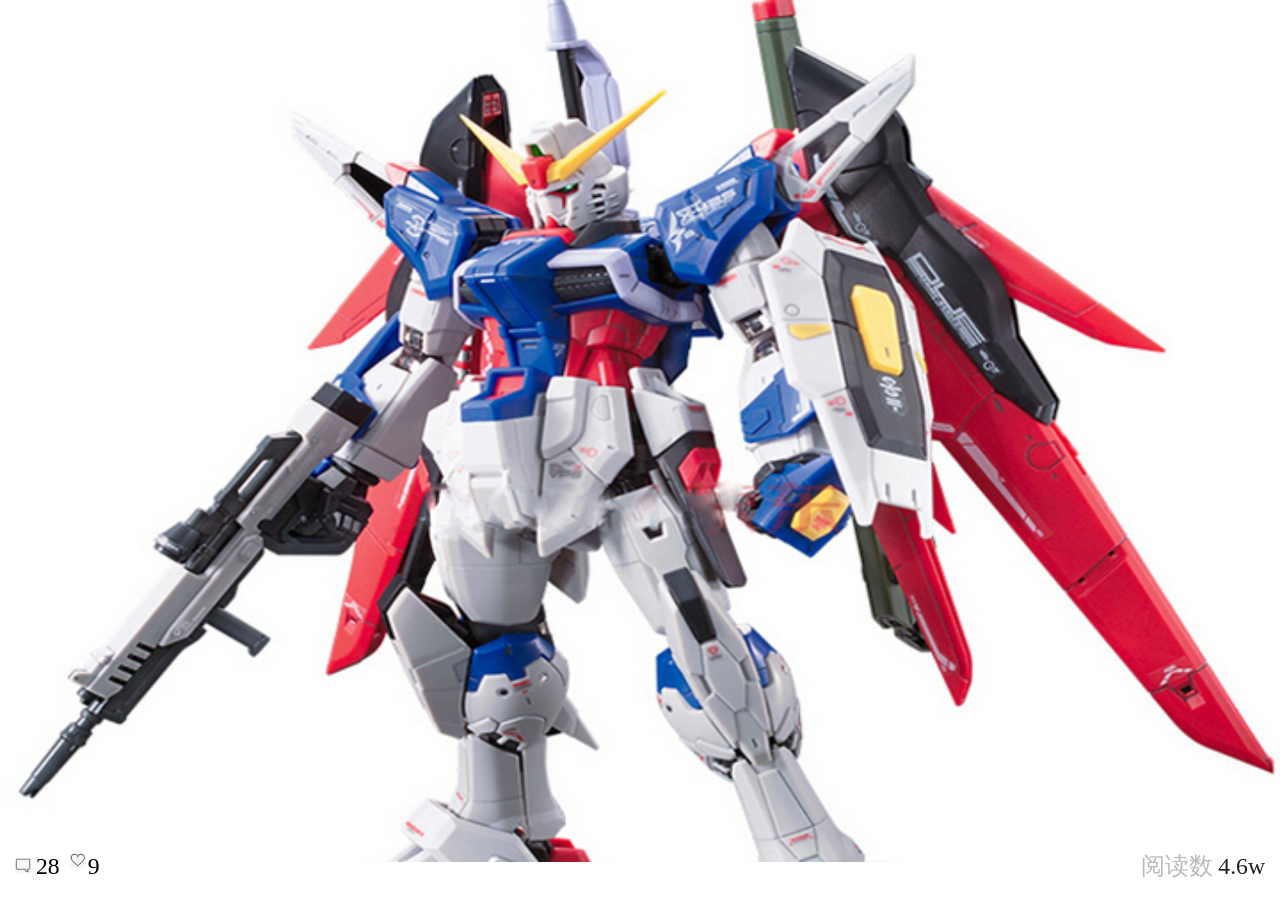
<file: version1.0/index.html>
<!DOCTYPE html>
<html lang="en">

	<head>
		<meta http-equiv="content-type" content="text/html;charset=utf-8" />
		<meta name="viewport" content="width=device-width,initial-scale=0.0,user-scalable=no,minimum-scale=1.0,maximum-scale=1.0" />
		<meta name="keywords" content="" />
		<meta name="description" content="" />
		<meta name="author" content="" />
		<meta name="apple-mobile-web-app-capable" content="yes" />
		<meta name="apple-mobile-web-app-status-bar-style" content="black" />
		<meta name="format-detection" content="telephone=no" />
		<link href="src/css/public.css" type="text/css" rel="stylesheet" />
		<link href="src/css/index.css" type="text/css" rel="stylesheet" />
		<link href="src/css/center.css" type="text/css" rel="stylesheet" />
		<link href="src/css/mobilebone.css" type="text/css" rel="stylesheet" />
		<script src="src/js/jquery-1.8.0.min.js"></script>
		<script src="src/js/mobilebone.js"></script>
		<script src="src/js/swipe.js"></script>
		<title>首页</title>
	</head>

	<body class='index-con'>
		<!--作品页开始-->
		<div id="page2" class="page out">
			<header class="product-hd index-header">
				<a href="#page1" class="jiahao-png slideLink" data-ajax="true"></a>
			</header>
			<a style="display: block;" href="productDetail.html">
				<div class='header'>
					<img src='src/images/a1.png' />
				</div>
				<h3 class='title'>优秀的作品</h3>
				<div class="product-inf-box">
					<p class='content'>设计是 把一种设想 通过合理的规划 周密的计划 通过各种感觉形式传达出来的过程。人类通过劳动改造世界，创造文明，创造物质财富和精神财富，而最基础、最主要的创造活动是造物。设计便是造物活动进行预先的计划，可以把任何造物活动的计划技术和计划过程理解为设计。</p>
				</div>
				<p class='author'>作者</p>
			</a>
			<div class='footer clearfix'>
				<div class='left-count fl'>
					<a href="commend.html" class='info'>28</a><span class='heart'>9</span></div>
				<span class='right-count fr'>4.6w</span>
			</div>
		</div>
		<!--作品页结束-->
		<!--个人中心开始-->
		<div id="page1" class="page out center-con">
			<header class="product-hd commend-header" style="background: #313131;">
				<a href="#page2" class="pre slideLink" data-rel="back" data-ajax="true"></a>
				<a href="shouhuodizhi.html" class="jiahao-png"></a>
			</header>
			<div class="user-touxiang-con">
				<div class="user-touxiang"><img src="src/images/link.jpg" /></div>
			</div>
			<p class="center-text-link first-text">
				<a href="message.html">消息</a>
			</p>
			<p class="center-text-link">
				<a href="#">收藏</a>
			</p>
			<p class="center-text-link">
				<a href="order.html">订单</a>
			</p>
			<p class="center-text-link">
				<a href="address.html">地址</a>
			</p>
		</div>
		<!--个人中心结束-->
		<script>
			/**
			 * 点击喜欢
			 * */
			$('.heart').click(function() {
				if($('.heart').hasClass('hover-heart')) {
					$(this).removeClass('hover-heart');
				} else {
					$(this).addClass('hover-heart');
				}
			})
		</script>
		<script>
			/**
			 * 个人中心页swipeRight手指滑动
			 * */
			$('#page1').rhuiSwipe('swipeRight', function(event) {
				$(this).children('header').children('.slideLink')[0].click();
			}, {
				// 可选参数
				isStopPropagation: false,
				isPreventDefault: false,
				triggerOnMove: true
			});
			/**
			 * 作品页swipeLeft手指滑动
			 * */
			$('#page2').rhuiSwipe('swipeLeft', function(event) {
				var temp = $(this).children('header').children('.slideLink');
				temp.attr('href', '#page1');
				temp[0].click();
			}, {
				// 可选参数
				isStopPropagation: false,
				isPreventDefault: false,
				triggerOnMove: true
			});
		</script>
		<script>
			Mobilebone.captureLink = false; //关闭全局无刷新跳转
		</script>
	</body>

</html>
</file>
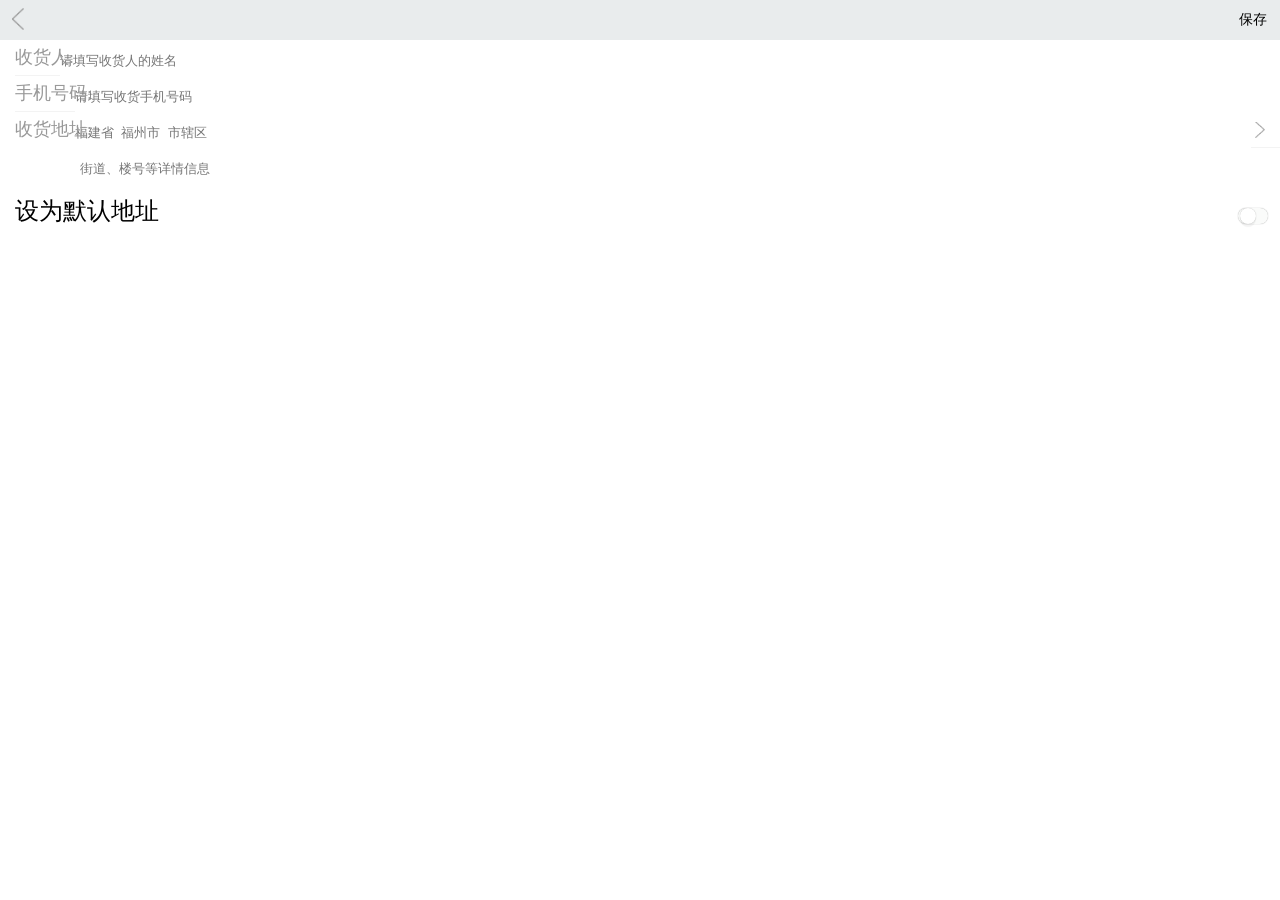
<file: version1.0/addAddress.html>
<!DOCTYPE html>
<html lang="en">
<head>
    <meta http-equiv="content-type" content="text/html;charset=utf-8"/>
    <meta name="viewport" content="width=device-width,initial-scale=0.0,user-scalable=no,minimum-scale=1.0,maximum-scale=1.0"/>
    <meta name="keywords" content=""/>
    <meta name="description" content=""/>
    <meta name="author" content=""/>
    <meta name="apple-mobile-web-app-capable" content="yes"/>
    <meta name="apple-mobile-web-app-status-bar-style" content="black"/>
    <meta name="format-detection" content="telephone=no"/>
    <link href="src/css/public.css" type="text/css" rel="stylesheet"/>
    <link rel="stylesheet" href="src/css/ydui.css?rev=@@hash">
	<link rel="stylesheet" href="src/css/demo.css">
    <script type="text/javascript" src="src/js/public.js"></script>
    <title>新增收货地址</title>
    <style type="text/css">
.chk_3 {
    display: none;
} 
.chk_3 + label {
	background-color: #fafbfa;
	border-radius: 50px;
	display: inline-block;
	position: relative;
	-webkit-transition: all 0.1s ease-in;
	transition: all 0.1s ease-in;
	width: 30px;
	height: 16px;
}

.chk_3  + label:after {
	content: ' ';
	position: absolute;
	top: 0;
	-webkit-transition: box-shadow 0.1s ease-in;
	transition: box-shadow 0.1s ease-in;
	left: 0;
	width: 30px;
	height: 16px;
	border-radius: 100px;
	box-shadow: inset 0 0 0 0 #eee, 0 0 1px rgba(0,0,0,0.4);
}

.chk_3  + label:before {
	content: ' ';
	position: absolute;
	background: white;
	top: 0;
	left: 2px;
	z-index: 999999;
	width: 16px;
	-webkit-transition: all 0.1s ease-in;
	transition: all 0.1s ease-in;
	height: 16px;
	border-radius: 100px;
	box-shadow: 0 3px 1px rgba(0,0,0,0.05), 0 0px 1px rgba(0,0,0,0.3);
}

.chk_3:active + label:after {
	box-shadow: inset 0 0 0 20px #eee, 0 0 1px #eee;
}

.chk_3:active + label:before {
	width: 30px;
}

.chk_3:checked:active + label:before {
	width: 30px;
	left: 12px;
}

.chk_3  + label:active {
	box-shadow: 0 1px 2px rgba(0,0,0,0.05), inset 0px 1px 3px rgba(0,0,0,0.1);
}

.chk_3:checked + label:before {
	content: ' ';
	position: absolute;
	left: 12px;
	border-radius: 100px;
}

.chk_3:checked + label:after {
	content: ' ';
	font-size: 1.5em;
	position: absolute;
	background: #4cda60;
	box-shadow: 0 0 1px #4cda60;
}
.xuan-ze{
	width:auto;
	height:auto;
	float:right;
	margin-right:12px;
	margin-top:5px;
}
</style>
</head>
<body>
<header class="product-hd"> <a href="address.html" class="pre"></a><a href="dizhi.html" class="top-right-tt">保存</a>
</header>
<form class="shouhuo-form">
<article class="shouhuo-ren">
<span class="shouhuo-ren-txt">收货人:</span>
<input name="" class="shouhuo-ren-input" placeholder="请填写收货人的姓名"/>
</article>
<article class="shouhuo-ren shouhuo-teshu">
<span class="shouhuo-ren-txt">手机号码:</span>
<input name="" class="shouhuo-ren-input" placeholder="请填写收货手机号码"/>
</article>
</article>
<article class="shouhuo-ren shouhuo--teshu">
<span class="shouhuo-ren-txt">收货地址:</span>
<input name="" class="shouhuo-ren-input"  id="J_Address" placeholder="福建省  福州市  市辖区"/>
<span></span>
</article>
<div class="shouhuo-form-bottom"><input name="" type="text" placeholder="街道、楼号等详情信息"/></div>
</form>
<div class="set-moren clearfix">设为默认地址<div class="xuan-ze"><input type="checkbox" id="checkbox_c1" class="chk_3" /><label for="checkbox_c1"></label></div>
</div>
<script src="src/js/jquery-1.8.0.min.js"></script>
<script type="text/javascript" src="src/js/ydui.citys.js"></script>
<script type="text/javascript" src="src/js/ydui.js"></script>

</body>
</html>
</file>
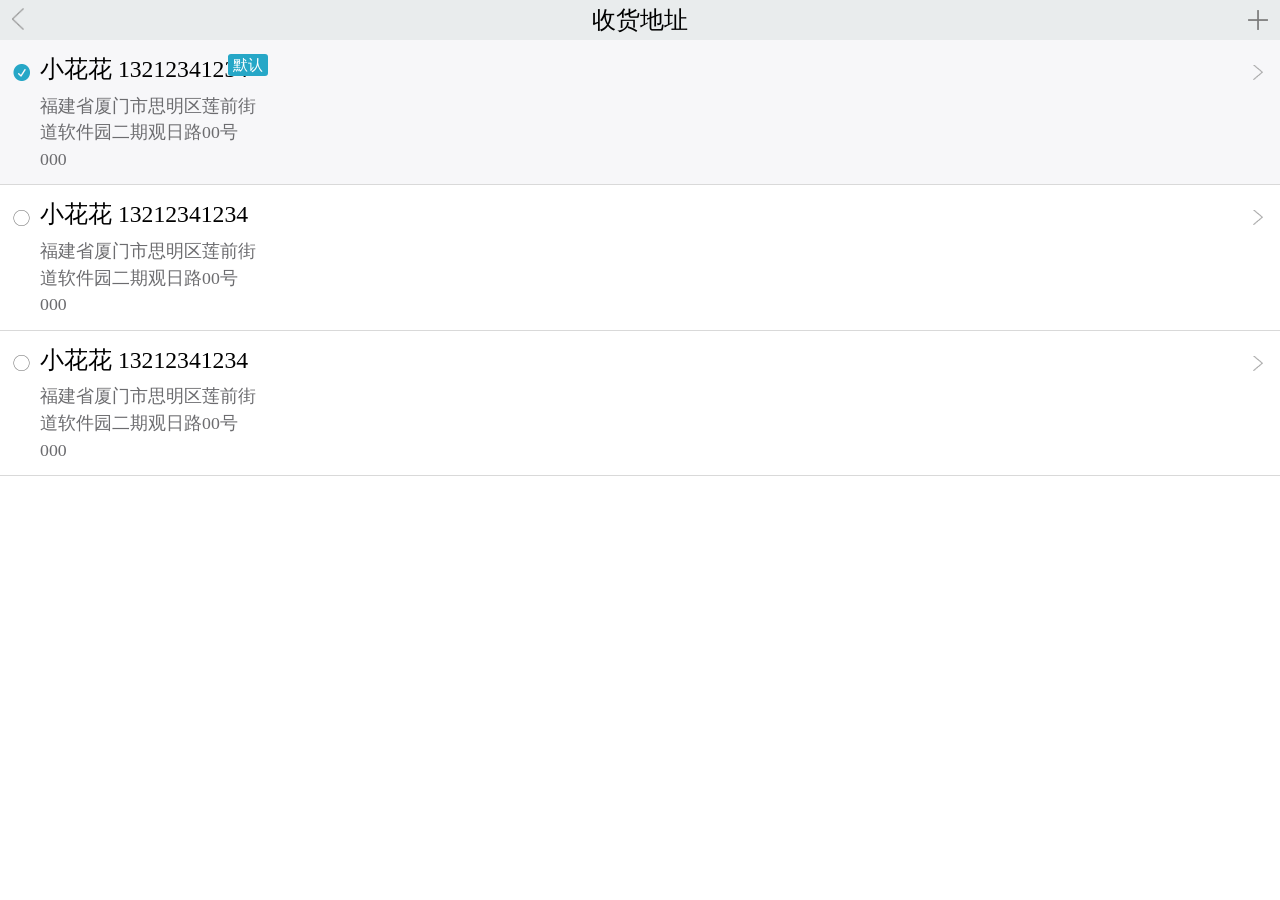
<file: version1.0/address.html>
<!DOCTYPE html>
<html lang="en">
<head>
    <meta http-equiv="content-type" content="text/html;charset=utf-8"/>
    <meta name="viewport" content="width=device-width,initial-scale=0.0,user-scalable=no,minimum-scale=1.0,maximum-scale=1.0"/>
    <meta name="keywords" content=""/>
    <meta name="description" content=""/>
    <meta name="author" content=""/>
    <meta name="apple-mobile-web-app-capable" content="yes"/>
    <meta name="apple-mobile-web-app-status-bar-style" content="black"/>
    <meta name="format-detection" content="telephone=no"/>
    <link href="src/css/public.css" type="text/css" rel="stylesheet"/>
    <script type="text/javascript" src="src/js/jquery-1.8.0.min.js"></script>
    <script type="text/javascript" src="src/js/public.js"></script>
    <title>收货地址</title>
</head>
<body>
<header class="product-hd"> <a href="javascript:history.back()" class="pre"></a>收货地址 <a href="addAddress.html" class="jiahao-png add-addr"></a>
</header>
<article class="dizhi-first-style clearfix">
<span class="radio-blue radio-white"></span>
<div class="dizhi-txt">
<p class="dizhi-p-one">小花花   13212341234<span>默认</span></p>
<p class="dizhi-p-second">福建省厦门市思明区莲前街道软件园二期观日路00号
000</p>
</div>
<a href="changeAddress.html" class="change-address"><span class="dizhi-right"></span></a>
</article>
<article class="dizhi-first-style dizhi-second-style clearfix">
<span class="radio-blue"></span>
<div class="dizhi-txt">
<p class="dizhi-p-one">小花花   13212341234</p>
<p class="dizhi-p-second">福建省厦门市思明区莲前街道软件园二期观日路00号
000</p>
</div>
<a href="changeAddress.html" class="change-address"><span class="dizhi-right"></span></a>
</article>
<article class="dizhi-first-style dizhi-second-style clearfix">
<span class="radio-blue"></span>
<div class="dizhi-txt">
<p class="dizhi-p-one">小花花   13212341234</p>
<p class="dizhi-p-second">福建省厦门市思明区莲前街道软件园二期观日路00号
000</p>
</div>
<a href="changeAddress.html" class="change-address"><span class="dizhi-right"></span></a>
</article>
</body>
</html>
</file>
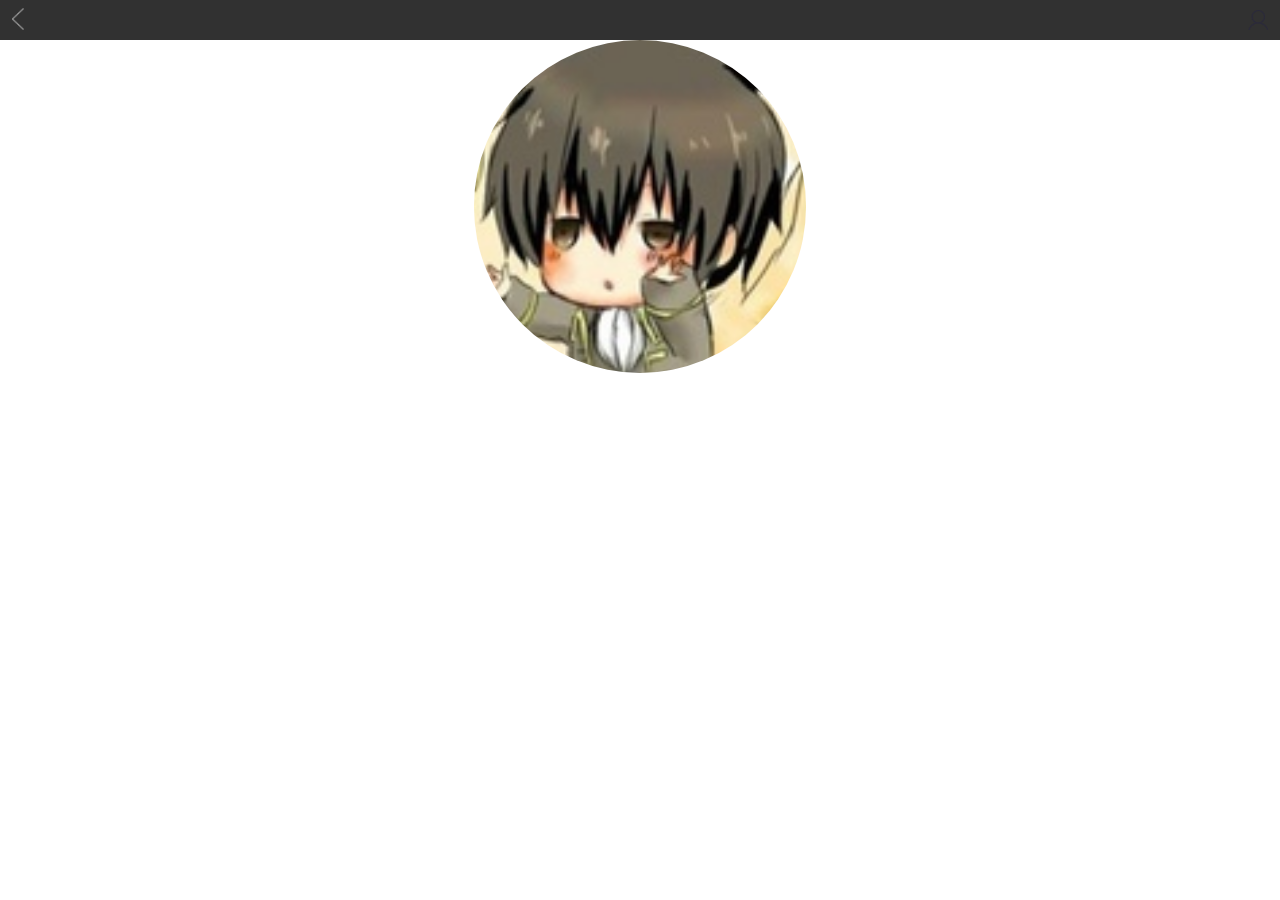
<file: version1.0/center.html>
<!DOCTYPE html>
<html>
	<head>
		<meta http-equiv="content-type" content="text/html;charset=utf-8"/>
    <meta name="viewport" content="width=device-width,initial-scale=0.0,user-scalable=no,minimum-scale=1.0,maximum-scale=1.0"/>
    <meta name="keywords" content=""/>
    <meta name="description" content=""/>
    <meta name="author" content=""/>
    <meta name="apple-mobile-web-app-capable" content="yes"/>
    <meta name="apple-mobile-web-app-status-bar-style" content="black"/>
    <meta name="format-detection" content="telephone=no"/>
    <link href="src/css/public.css" type="text/css" rel="stylesheet"/>
	<title>个人中心</title>
	</head>
	<body>
	<div id="center-body" class="page">
		<header class="product-hd commend-header" style="background: #313131;"> <a href="index.html" class="pre" data-rel="back"></a><a href="shouhuodizhi.html" class="jiahao-png"></a>
</header>
		<div class="user-touxiang-con"><div class="user-touxiang"><img src="src/images/link.jpg"/></div></div>
		<p class="center-text-link first-text"><a href="message.html">消息</a></p>
		<p class="center-text-link"><a href="#">收藏</a></p>
		<p class="center-text-link"><a href="order.html">订单</a></p>
		<p class="center-text-link"><a href="address.html">地址</a></p>
	</div>
	</body>
</html>
</file>
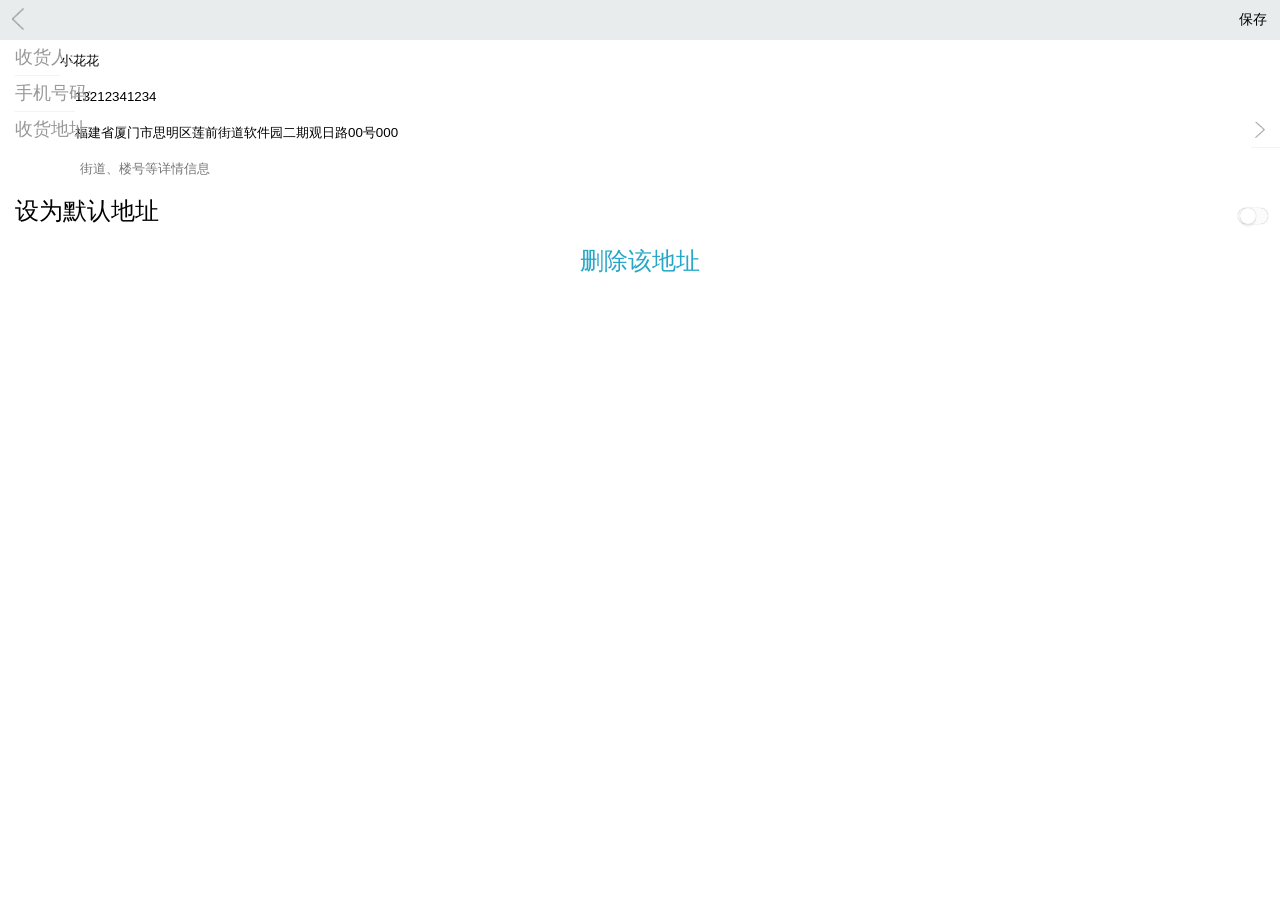
<file: version1.0/changeAddress.html>
<!DOCTYPE html>
<html lang="en">

	<head>
		<meta http-equiv="content-type" content="text/html;charset=utf-8" />
		<meta name="viewport" content="width=device-width,initial-scale=0.0,user-scalable=no,minimum-scale=1.0,maximum-scale=1.0" />
		<meta name="keywords" content="" />
		<meta name="description" content="" />
		<meta name="author" content="" />
		<meta name="apple-mobile-web-app-capable" content="yes" />
		<meta name="apple-mobile-web-app-status-bar-style" content="black" />
		<meta name="format-detection" content="telephone=no" />
		<link href="src/css/public.css" type="text/css" rel="stylesheet" />
		<link rel="stylesheet" href="src/css/ydui.css">
		<link rel="stylesheet" href="src/css/demo.css">
		<script type="text/javascript" src="src/js/public.js"></script>
		<title>新增收货地址</title>
		<style type="text/css">
			.chk_3 {
				display: none;
			}
			
			.chk_3+label {
				background-color: #fafbfa;
				border-radius: 50px;
				display: inline-block;
				position: relative;
				-webkit-transition: all 0.1s ease-in;
				transition: all 0.1s ease-in;
				width: 30px;
				height: 16px;
			}
			
			.chk_3+label:after {
				content: ' ';
				position: absolute;
				top: 0;
				-webkit-transition: box-shadow 0.1s ease-in;
				transition: box-shadow 0.1s ease-in;
				left: 0;
				width: 30px;
				height: 16px;
				border-radius: 100px;
				box-shadow: inset 0 0 0 0 #eee, 0 0 1px rgba(0, 0, 0, 0.4);
			}
			
			.chk_3+label:before {
				content: ' ';
				position: absolute;
				background: white;
				top: 0;
				left: 2px;
				z-index: 999999;
				width: 16px;
				-webkit-transition: all 0.1s ease-in;
				transition: all 0.1s ease-in;
				height: 16px;
				border-radius: 100px;
				box-shadow: 0 3px 1px rgba(0, 0, 0, 0.05), 0 0px 1px rgba(0, 0, 0, 0.3);
			}
			
			.chk_3:active+label:after {
				box-shadow: inset 0 0 0 20px #eee, 0 0 1px #eee;
			}
			
			.chk_3:active+label:before {
				width: 30px;
			}
			
			.chk_3:checked:active+label:before {
				width: 30px;
				left: 12px;
			}
			
			.chk_3+label:active {
				box-shadow: 0 1px 2px rgba(0, 0, 0, 0.05), inset 0px 1px 3px rgba(0, 0, 0, 0.1);
			}
			
			.chk_3:checked+label:before {
				content: ' ';
				position: absolute;
				left: 12px;
				border-radius: 100px;
			}
			
			.chk_3:checked+label:after {
				content: ' ';
				font-size: 1.5em;
				position: absolute;
				background: #4cda60;
				box-shadow: 0 0 1px #4cda60;
			}
			
			.xuan-ze {
				width: auto;
				height: auto;
				float: right;
				margin-right: 12px;
				margin-top: 5px;
			}
			
			.delete {
				position: absolute;
				clip: rect(0 0 0 0);
			}
			
			.delete-label {
				display: block;
				text-align: center;
				line-height: 45px;
				margin-top: 10px;
				cursor: pointer;
				color: #26a7c7;
				background-color: #fff;
			}
		</style>
	</head>

	<body>
		<header class="product-hd">
			<a href="address.html" class="pre"></a>
			<a href="dizhi.html" class="top-right-tt">保存</a>
		</header>
		<form class="shouhuo-form">
			<article class="shouhuo-ren">
				<span class="shouhuo-ren-txt">收货人:</span>
				<input name="" class="shouhuo-ren-input" value="小花花 " />
			</article>
			<article class="shouhuo-ren shouhuo-teshu">
				<span class="shouhuo-ren-txt">手机号码:</span>
				<input name="" class="shouhuo-ren-input" value="13212341234" />
			</article>
			</article>
			<article class="shouhuo-ren shouhuo--teshu">
				<span class="shouhuo-ren-txt">收货地址:</span>
				<input name="" class="shouhuo-ren-input" id="J_Address" value='福建省厦门市思明区莲前街道软件园二期观日路00号
000' />
				<span></span>
			</article>
			<div class="shouhuo-form-bottom"><input name="" type="text" placeholder="街道、楼号等详情信息" /></div>
		</form>
		<div class="set-moren clearfix">设为默认地址
			<div class="xuan-ze"><input type="checkbox" id="checkbox_c1" class="chk_3" /><label for="checkbox_c1"></label></div>
		</div>
		<button class="delete" id="delete"></button>
		<div class="container">
			<div class="dialog">
				<div class="tip-content">确定删除该地址?</div>
				<div class="delete-addr clearfix"><span class="que-bottom-txt-one">取消</span><span class="que-bottom-txt-two">确认</span></div>
			</div>
		</div>
		<label class="delete-label" for="delete">删除该地址</label>
		<script src="src/js/jquery-1.8.0.min.js"></script>
		<script type="text/javascript" src="src/js/ydui.citys.js"></script>
		<script type="text/javascript" src="src/js/ydui.js"></script>
		<script>
			/**
			 * 地址默认调用
			 */
			! function() {
				var $target = $('#J_Address');

				$target.citySelect();

				$target.on('click', function(event) {
					event.stopPropagation();
					$target.citySelect('open');
				});

				$target.on('done.ydui.cityselect', function(ret) {
					$(this).val(ret.provance + ' ' + ret.city + ' ' + ret.area);
				});
			}();
		</script>
		<script>
			$('.delete').click(function(){
				$('.container').show();
			})
			$('.que-bottom-txt-one').click(function(){
				$('.container').hide();
			})
			
		</script>
		<script>
	/**
	 * 单击a不进入历史记录堆栈
	 * */
//	$.mobile.pushStateEnabled = false;//解决本地pushState问题
	var fnUrlReplace = function (eleLink) {
		if (!eleLink) {
			return;
		}
		var href = eleLink.href;
		if (href && /^#|javasc/.test(href) === false) {
            if (history.replaceState) {
            	history.replaceState(null, document.title, href.split('#')[0] + '#');
                location.replace('');
            } else {
             	location.replace(href);
            }
        }
	};
$('.pre').click(function(event){
	if (event && event.preventDefault) {
			event.preventDefault();
		}
		fnUrlReplace(this);
		return false;
})
</script>
	</body>

</html>
</file>
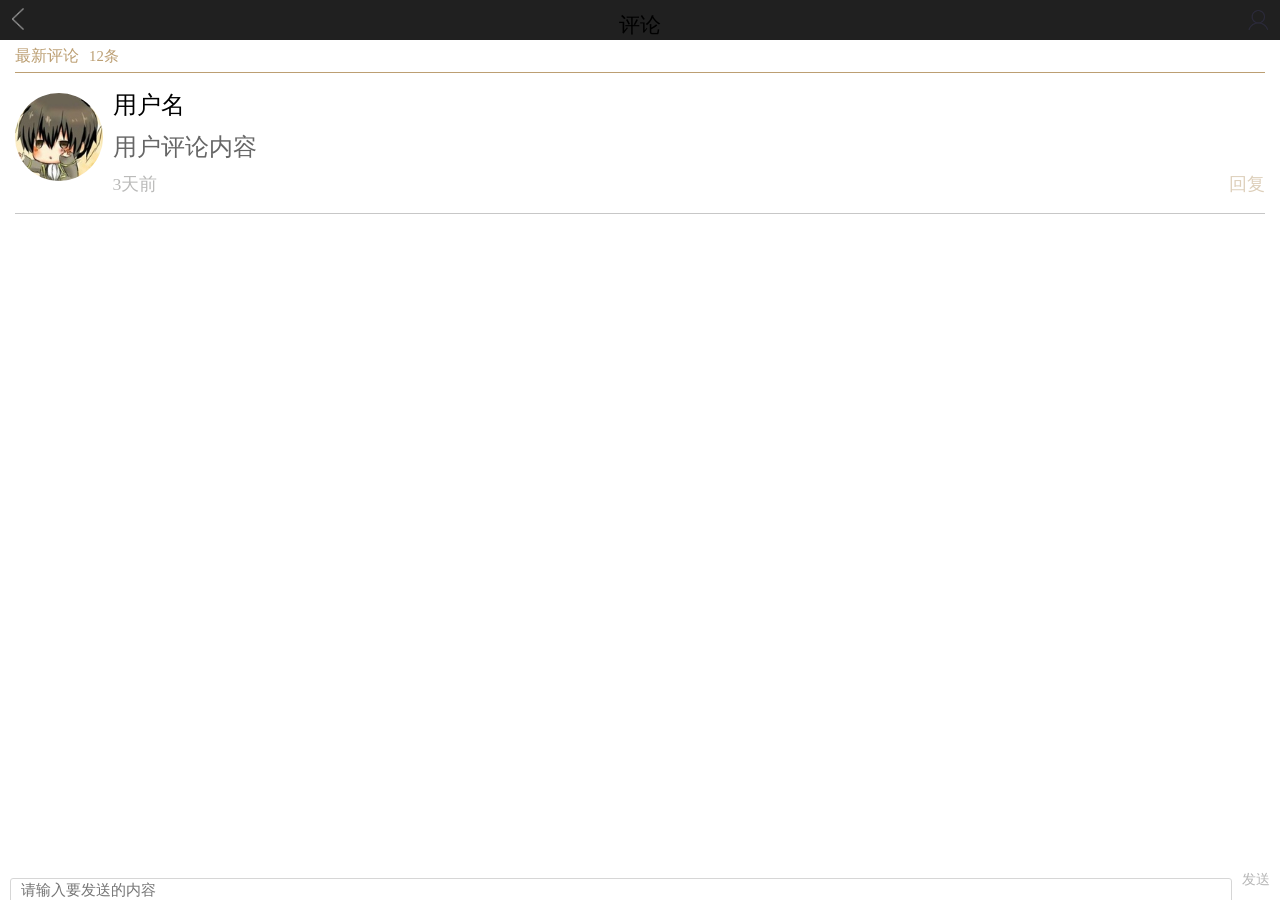
<file: version1.0/commend.html>
<!DOCTYPE html>
<html>
	<head>
		<meta http-equiv="content-type" content="text/html;charset=utf-8"/>
    <meta name="viewport" content="width=device-width,initial-scale=0.0,user-scalable=no,minimum-scale=1.0,maximum-scale=1.0"/>
    <meta name="keywords" content=""/>
    <meta name="description" content=""/>
    <meta name="author" content=""/>
    <meta name="apple-mobile-web-app-capable" content="yes"/>
    <meta name="apple-mobile-web-app-status-bar-style" content="black"/>
    <meta name="format-detection" content="telephone=no"/>
    <link href="src/css/public.css" type="text/css" rel="stylesheet"/>
    <script src="src/js/jquery-1.8.0.min.js"></script>
		<title>评论</title>
	</head>
	<body>
		<!--头部开始-->
		<header class="product-hd commend-header"> <a href="index.html" class="pre"></a>评论 <a href="shouhuodizhi.html" class="jiahao-png"></a>
</header>
<!--头部结束-->
<!--评论开始-->
	<div class="commend-main">
		<h3 class="commend-title"><span class="count">12</span>条</h3>
		<div class="commend-content clearfix">
			<span class="user-img fl"><img src="src/images/link.jpg"/></span>
			<div class="commend-main-content fl">
				<p class="user-name">用户名</p>
				<p class="commend-detail">用户评论内容</p>
				<p class="commend-time">3天前</p>
			</div>
			<a href="#" class="reply">回复</a>
		</div>
	</div>
	<!--评论结束-->
	<!--发送评论开始-->
	<form class="commend-footer">
		<div class="footer-con">
			<input class="send-input" type="text" placeholder="请输入要发送的内容"/>
			<button id='btn' class="send"></button>
			<label for='btn' class='btn send-label'>发送</label>
		</div>
	</form>
	<!--发送评论结束-->
	<script>
		//回复评论
		$('.reply').click(function(){
			var content="@"+$(this).prev('div').children('.user-name').html();
			$('.send-input').focus().attr("placeholder",content);
		});
	</script>
	</body>
</html>
</file>
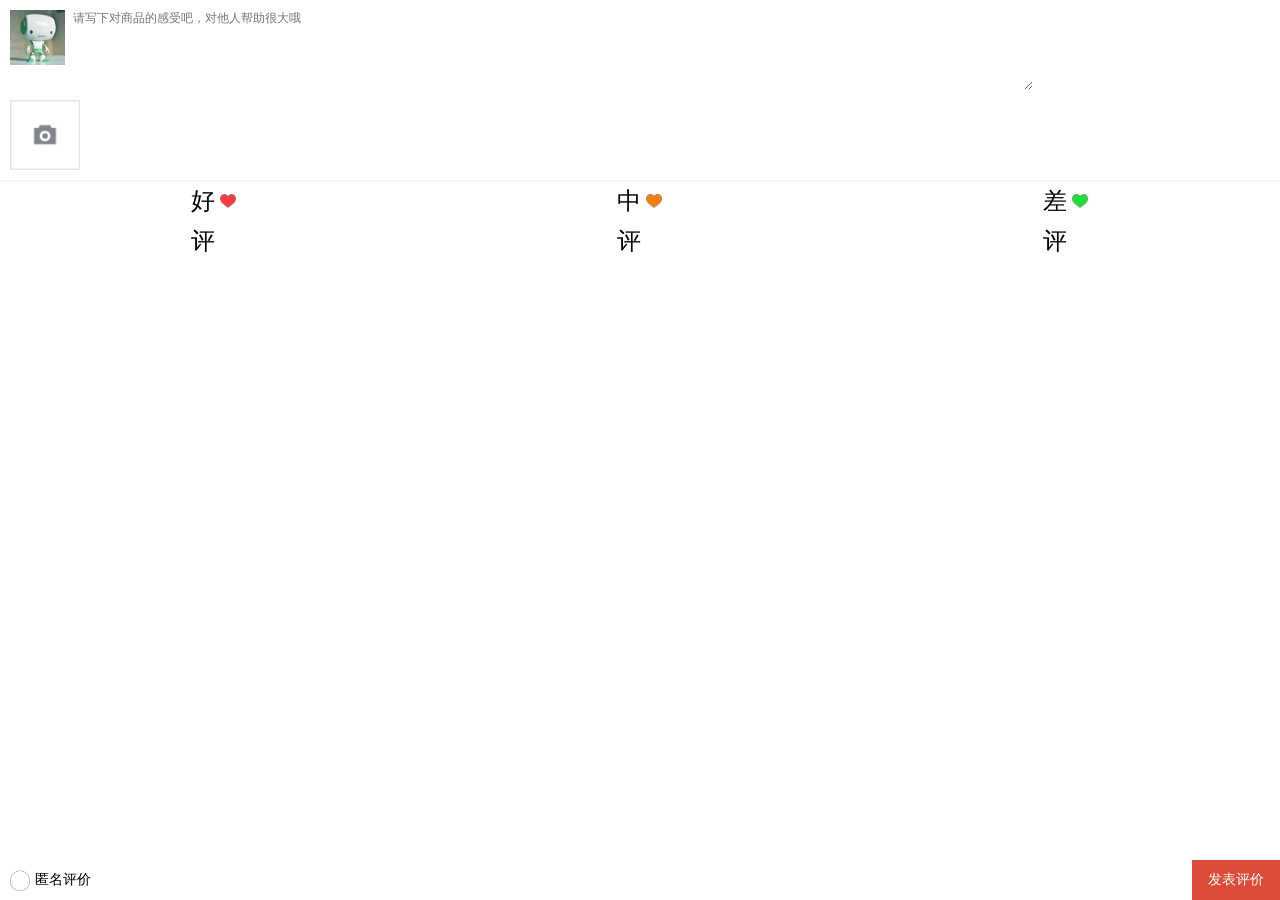
<file: version1.0/fabiao.html>
<!DOCTYPE html>
<html lang="en">

	<head>
		<meta http-equiv="content-type" content="text/html;charset=utf-8" />
		<meta name="viewport" content="width=device-width,initial-scale=0.0,user-scalable=no,minimum-scale=1.0,maximum-scale=1.0" />
		<meta name="keywords" content="" />
		<meta name="description" content="" />
		<meta name="author" content="" />
		<meta name="apple-mobile-web-app-capable" content="yes" />
		<meta name="apple-mobile-web-app-status-bar-style" content="black" />
		<meta name="format-detection" content="telephone=no" />
		<link href="src/css/public.css" type="text/css" rel="stylesheet" />
		<link href="src/css/index.css" type="text/css" rel="stylesheet" />
		<script type="text/javascript" src="src/js/jquery-1.8.0.min.js"></script>
		<script type="text/javascript" src="src/js/public.js"></script>
		<title>发表评价</title>
	</head>

	<body>
		<article class="fabiao-container">
			<div class="fabiao-recomment">
				<span class="fabu-user-pho"><img width="55px" height="55px" src="src/images/user_05.png"/></span>
				<textarea type="text" name="" class="ganshou" placeholder="请写下对商品的感受吧，对他人帮助很大哦"></textarea>
			</div>
			<div class="came-pho"><img src="src/images/photo_05.png" width="70px" height="70px" /></div>
			<ul class="fabiao-bottom-pingjia clearfix">
				<li><span class="fabiao-li-one">好评</span></li>
				<li><span class="fabiao-li-two">中评</span></li>
				<li><span class="fabiao-li-three">差评</span></li>
			</ul>
		</article>
		<footer class="fabiao-footer clearfix">
			<span class="niming-pingjia">匿名评价</span>
			<span class="fb-pj">发表评价</span>
		</footer>
		<!--照片选择弹出框开始-->
		<div class="huise-bg">
</div>
<div class="bottom-choose">
<div class="paizhao">
<p class="paizhao-p1">
拍照
</p>
<p class="paizhao-p2">
从手机相册选择
</p>
</div>
<div class="cancel">
取消
</div>
</div>
<!--照片选择弹出框结束-->
	</body>

</html>
</file>
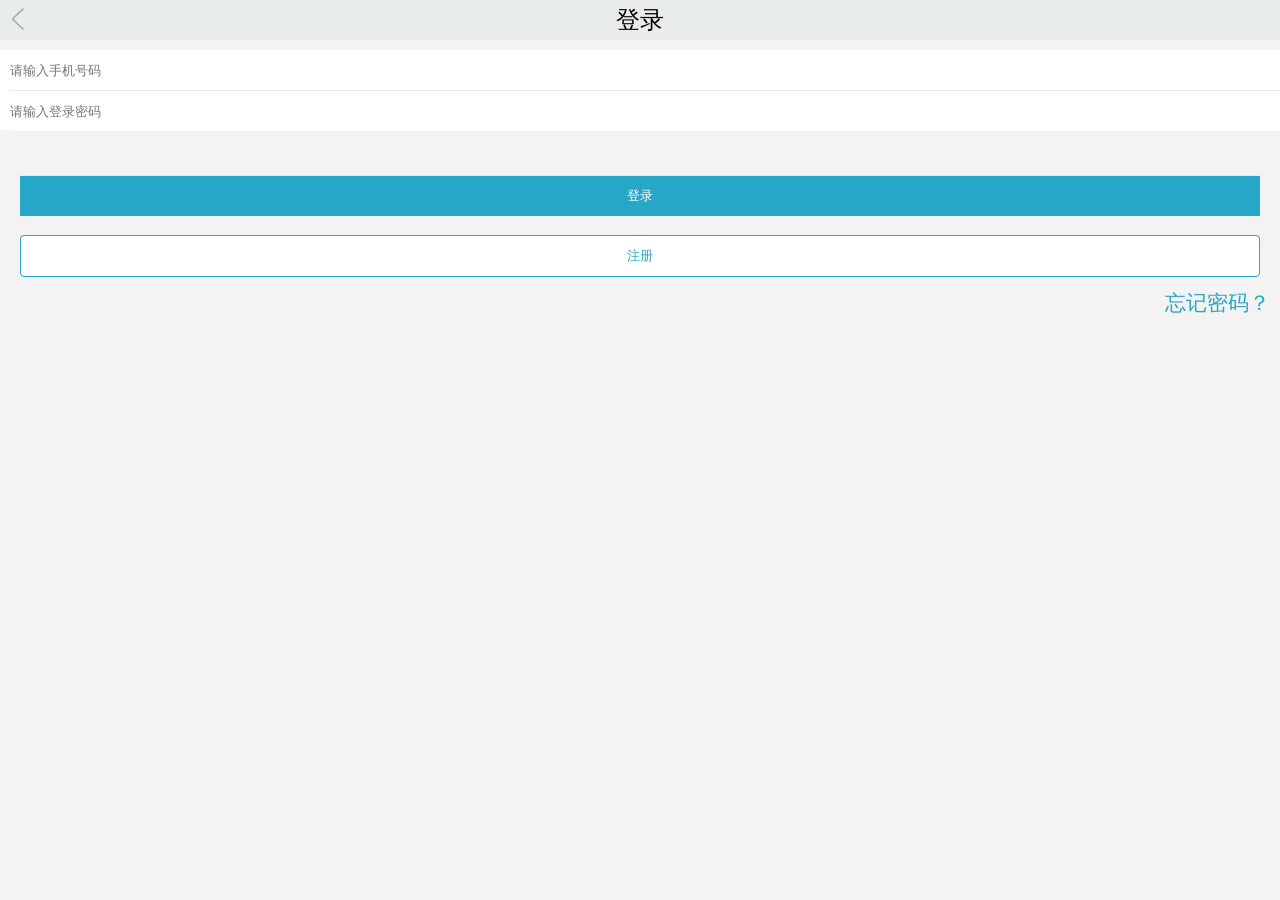
<file: version1.0/login.html>
<!DOCTYPE html>
<html lang="en">
<head>
<meta http-equiv="content-type" content="text/html;charset=utf-8"/>
<meta name="viewport" content="width=device-width,initial-scale=0.0,user-scalable=no,minimum-scale=1.0,maximum-scale=1.0"/>
<meta name="keywords" content=""/>
<meta name="description" content=""/>
<meta name="author" content=""/>
<meta name="apple-mobile-web-app-capable" content="yes"/>
<meta name="apple-mobile-web-app-status-bar-style" content="black"/>
<meta name="format-detection" content="telephone=no"/>
<link href="src/css/public.css" type="text/css" rel="stylesheet"/>
<link href="src/css/index.css" type="text/css" rel="stylesheet"/>
<link href="src/css/center.css" type="text/css" rel="stylesheet"/>
<script type="text/javascript" src="src/js/jquery-1.8.0.min.js"></script>
<title>登录</title>
</head>
<body style="background-color: #f3f3f3;">
<header class="product-hd"> <a href="personalInformation.html" class="pre"></a>登录
</header>
<form>
<div class="password-change">
  <div class="xg-con">
    <input name="" placeholder="请输入手机号码" class="gaimi"/>
  </div>
</div>
<div class="password--change">
  <div class="xg-con">
    <input name="" type="password" placeholder="请输入登录密码" class="gaimi-ma"/>
</div>

<div class="submit--con">
  <div class="login-button"><input name="" type="submit" value="登录"/></div>
</div>
<div class="submit--con set-margin">
  <div class="login-button"><input name="" class="regist" type="submit" value="注册"/></div>
</div>
<p class="forget-password-con"><a href="retrievePassword.html" class="forget-password">忘记密码？</a></p>
</form>
</body>
</html>
</file>
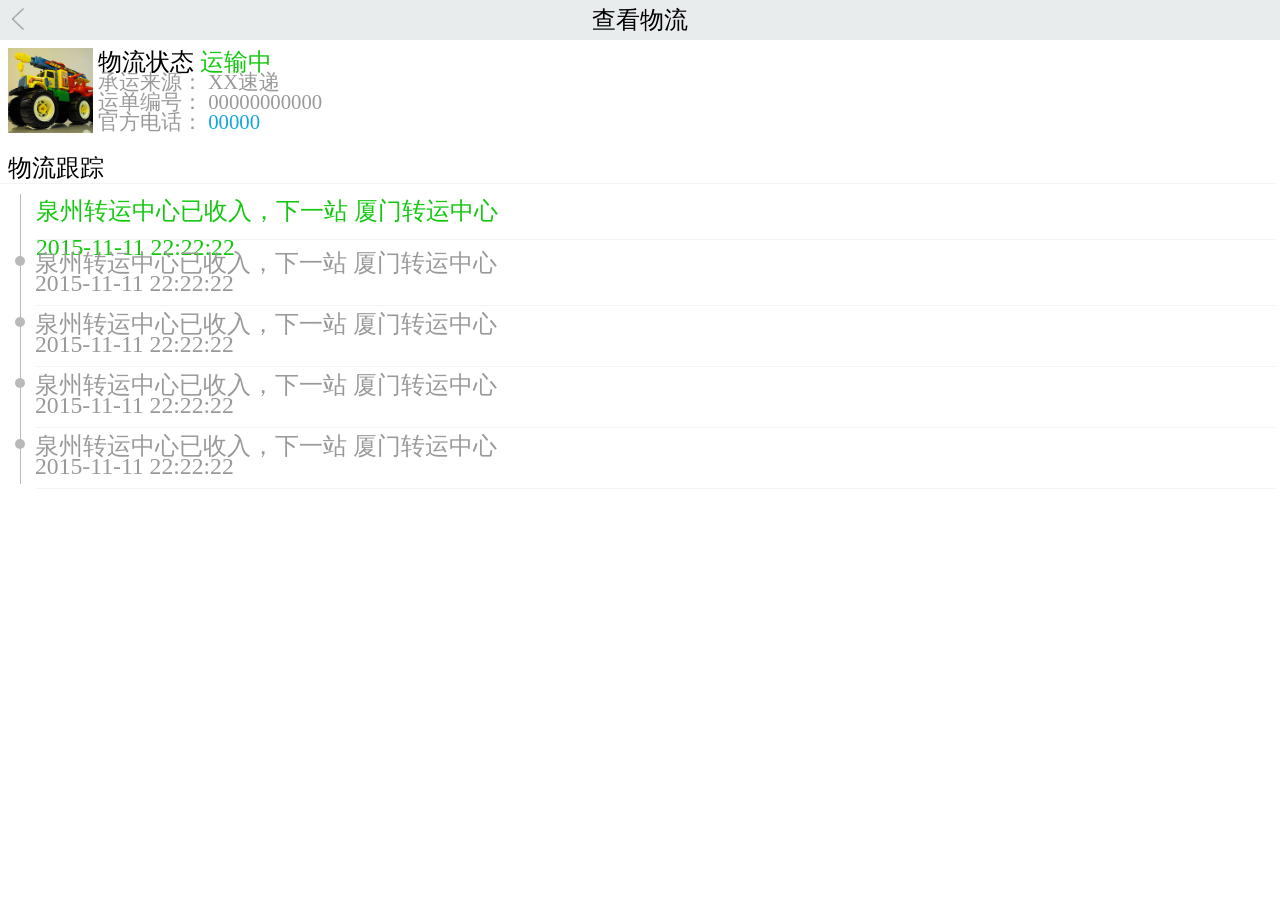
<file: version1.0/logistics.html>
<!DOCTYPE html>
<html lang="en">
<head>
<meta http-equiv="content-type" content="text/html;charset=utf-8"/>
<meta name="viewport" content="width=device-width,initial-scale=0.0,user-scalable=no,minimum-scale=1.0,maximum-scale=1.0"/>
<meta name="keywords" content=""/>
<meta name="description" content=""/>
<meta name="author" content=""/>
<meta name="apple-mobile-web-app-capable" content="yes"/>
<meta name="apple-mobile-web-app-status-bar-style" content="black"/>
<meta name="format-detection" content="telephone=no"/>
<link href="src/css/public.css" type="text/css" rel="stylesheet"/>
<script type="text/javascript" src="src/js/public.js"></script>
<title>查看物流</title>
</head>
<header class="product-hd"> <a href="order.html" class="pre"></a>查看物流
</header>
<body>
<article class="check-con clearfix">
  <div class="check-pho"><img src="src/images/car_pho_05.png"/></div>
  <div class="check-pho-txt">
    <p class="wuliu-ztai">物流状态 <span>运输中</span></p>
    <p>承运来源： <span>XX速递</span></p>
    <p>运单编号： <span>00000000000</span></p>
    <p class="dizhi-phone">官方电话： <span>00000</span></p>
  </div>
</article>
<article class="dizhi-detail">
<p class="wuliu-genzon">物流跟踪</p>
<div class="wuliu-con">
<div class="wuliu-genzon--txt"><p>泉州转运中心已收入，下一站 厦门转运中心</p>
<p>2015-11-11  22:22:22</p>
</div>


<div class="wuliu-genzon-txt wuliu-genzon-huise"><div class="dizhi-position clearfix"><span class="wuliu-radio"></span><div class="wuliu-inf"><p>泉州转运中心已收入，下一站 厦门转运中心</p>
<p>2015-11-11  22:22:22</p>
</div>
</div>
</div>

<div class="wuliu-genzon-txt wuliu-genzon-huise"><div class="dizhi-position clearfix"><span class="wuliu-radio"></span><div class="wuliu-inf"><p>泉州转运中心已收入，下一站 厦门转运中心</p>
<p>2015-11-11  22:22:22</p>
</div>
</div>
</div>

<div class="wuliu-genzon-txt wuliu-genzon-huise"><div class="dizhi-position clearfix"><span class="wuliu-radio"></span><div class="wuliu-inf"><p>泉州转运中心已收入，下一站 厦门转运中心</p>
<p>2015-11-11  22:22:22</p>
</div>
</div>
</div>

<div class="wuliu-genzon-txt wuliu-genzon-huise"><div class="dizhi-position clearfix"><span class="wuliu-radio"></span><div class="wuliu-inf"><p>泉州转运中心已收入，下一站 厦门转运中心</p>
<p>2015-11-11  22:22:22</p>
</div>
</div>
</div>

</div>
</article>
</body>
</html>
</file>
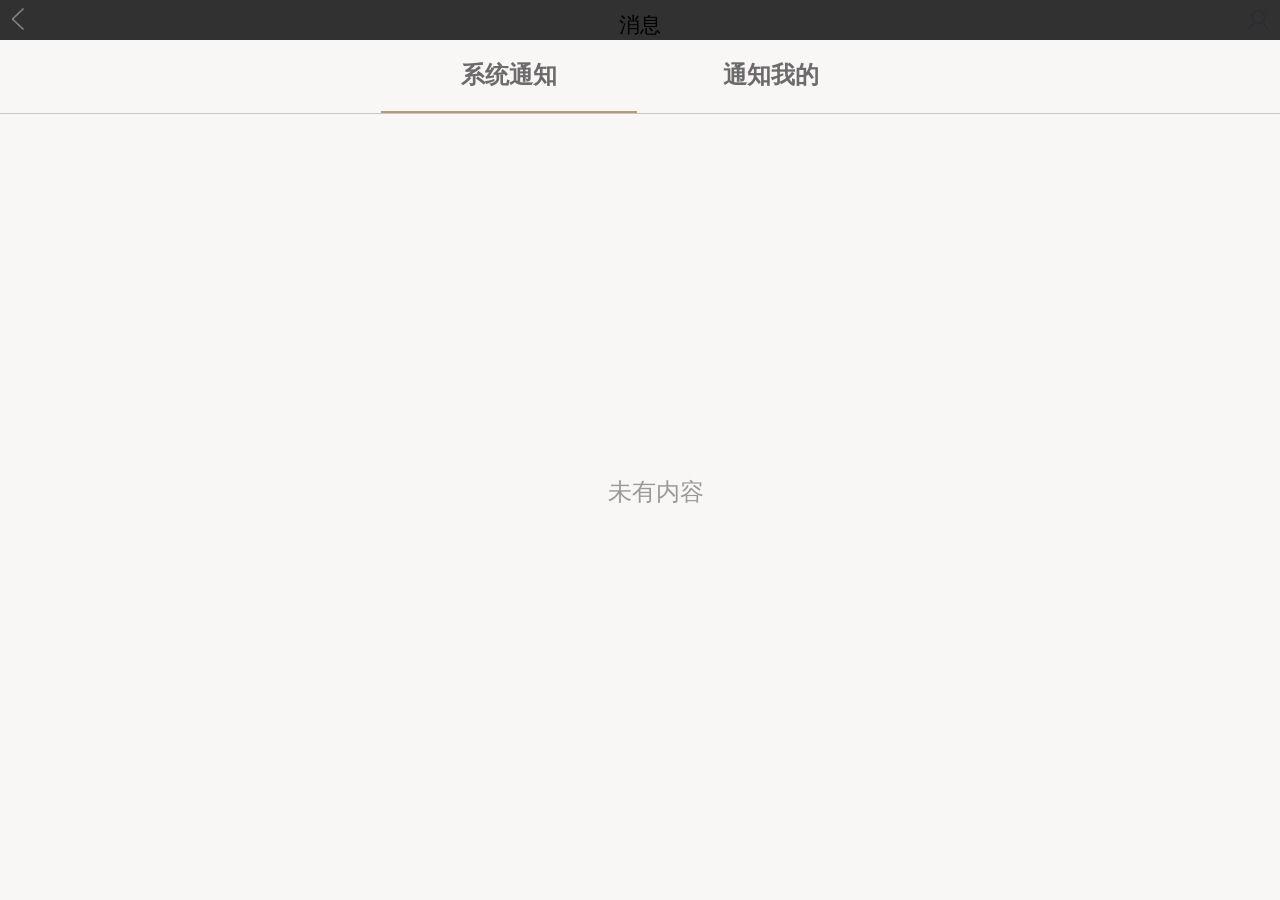
<file: version1.0/message.html>
<!DOCTYPE html>
<html>

	<head>
		<meta http-equiv="content-type" content="text/html;charset=utf-8" />
		<meta name="viewport" content="width=device-width,initial-scale=0.0,user-scalable=no,minimum-scale=1.0,maximum-scale=1.0" />
		<meta name="keywords" content="" />
		<meta name="description" content="" />
		<meta name="author" content="" />
		<meta name="apple-mobile-web-app-capable" content="yes" />
		<meta name="apple-mobile-web-app-status-bar-style" content="black" />
		<meta name="format-detection" content="telephone=no" />
		<link href="src/css/public.css" type="text/css" rel="stylesheet" />
		<title>个人中心</title>
	</head>

	<body id="message-body">
		<header class="product-hd commend-header" style="background: #313131;">
			<a href="javascript:history.go(-1)" class="pre"></a>消息
			<a href="shouhuodizhi.html" class="jiahao-png"></a>
		</header>
		<div class="sq_kuan">
			<ul class="kuan_list clearfix" id="kuan_tit">
				<span id="one" class="fjg">系统通知</span>
				<span id="two">通知我的</span>
			</ul>
			<div class="kuan_con" id="left-kuan-con" style="display:block;"><p class="nothing">未有内容</p></div>
			<div class="kuan_con" id="right-kuan-con" style="display:none;"><p class="nothing">未有内容</p></div>

		</div>
		<!--选项卡-->
		<script src="src/js/jquery-1.8.0.min.js"></script>
		<script src="src/js/swipe.js"></script>
		<script>
			$(document).ready(function() {
				kuanTab(); //弹窗选项卡
			});

			function kuanTab() {
				var Li = $('#kuan_tit span');
				Li.click(function() {
					var fgd = $(this).hasClass('fjg'); //判断是否有背景
					var num = $(this).index();
					var thisCon = $('.sq_kuan .kuan_con').eq(num);
					//alert(num);
					if(fgd == false) {
						Li.removeClass('fjg');
						$(this).addClass('fjg');

						$('.kuan_con').hide();
						thisCon.show();
					}
				});
			}
		</script>
		<script>
			/**
			 * swipeLeft手指滑动
			 * */
			$('#left-kuan-con').rhuiSwipe('swipeLeft', function(event) {
				$('#two').click();
			}, {
				// 可选参数
				isStopPropagation: false,
				isPreventDefault: false,
				triggerOnMove: true
			});
			$('#right-kuan-con').rhuiSwipe('swipeRight', function(event) {
				$('#one').click();
			}, {
				// 可选参数
				isStopPropagation: false,
				isPreventDefault: false,
				triggerOnMove: true
			});
		</script>
		<script>
			/**
			 * 计算选项卡高度
			 * */
			var bodyHeight = $('body').height();
			var commendHeaderHeight = $('.commend-header').outerHeight();
			var listHeight = $('.kuan_list').outerHeight();
			$('.kuan_con').css('height', bodyHeight - commendHeaderHeight - listHeight);
		</script>
	</body>

</html>
</file>
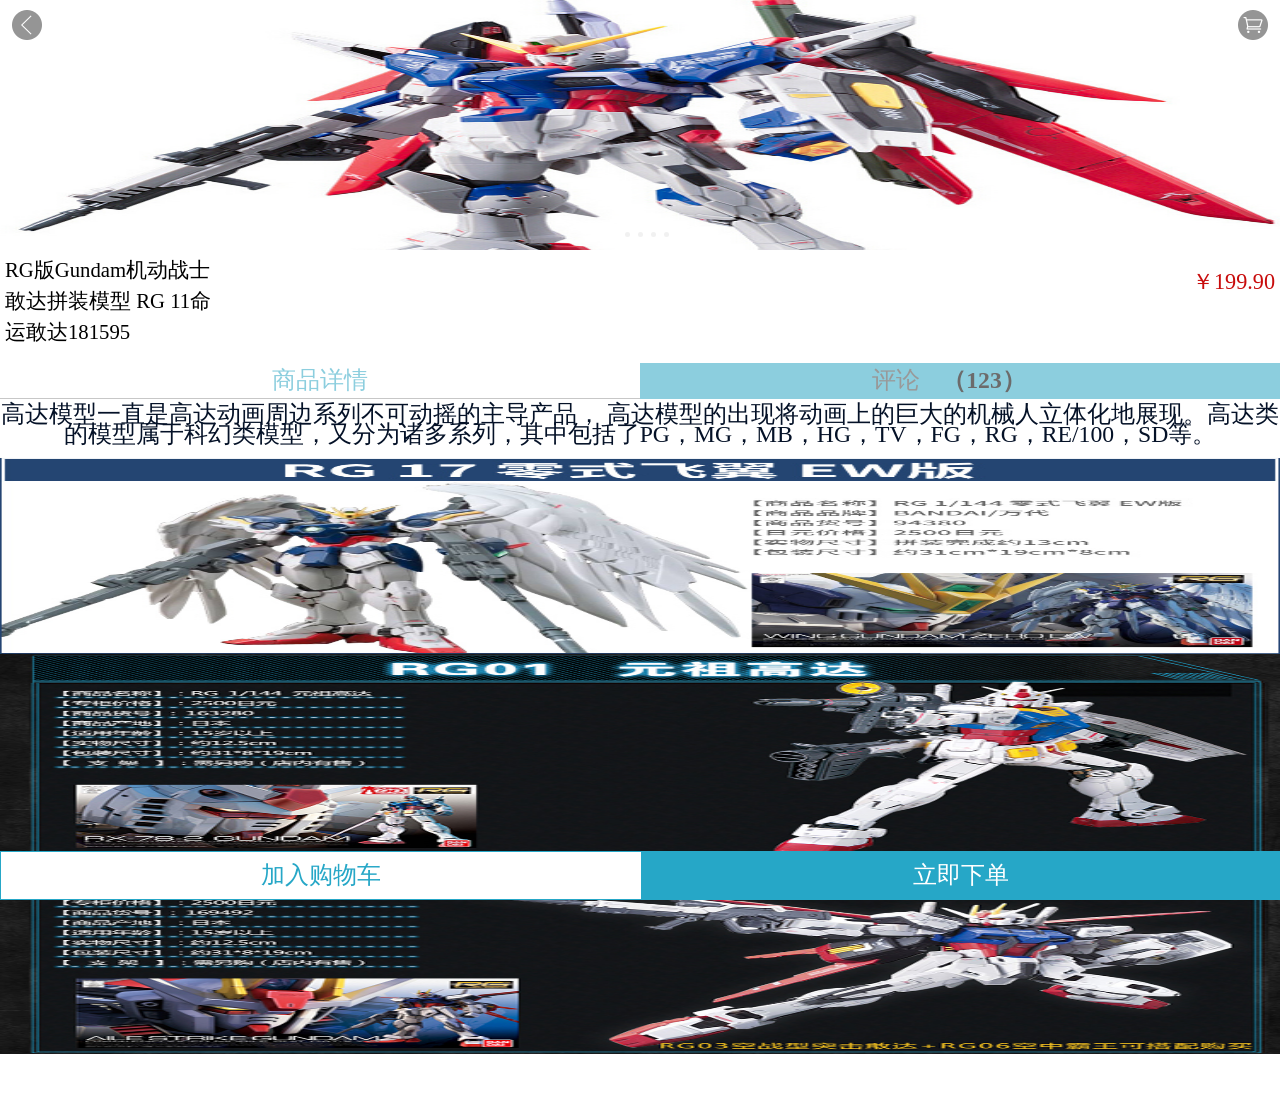
<file: version1.0/productDetail.html>
<!DOCTYPE html>
<html lang="en">

	<head>
		<meta http-equiv="content-type" content="text/html;charset=utf-8" />
		<meta name="viewport" content="width=device-width,initial-scale=0.0,user-scalable=no,minimum-scale=1.0,maximum-scale=1.0" />
		<meta name="keywords" content="" />
		<meta name="description" content="" />
		<meta name="author" content="" />
		<meta name="apple-mobile-web-app-capable" content="yes" />
		<meta name="apple-mobile-web-app-status-bar-style" content="black" />
		<meta name="format-detection" content="telephone=no" />
		<link href="src/css/public.css" type="text/css" rel="stylesheet" />
		<link rel="stylesheet" href="src/css/swiper.min.css" type="text/css" />
		<script type="text/javascript" src="src/js/jquery-1.8.0.min.js"></script>
		<script type="text/javascript" src="src/js/public.js"></script>
		<title>商品详细</title>
		<style>
			.sq_kuan {
				width: 100%;
			}
			
			.kuan_list {
				width: 100%;
				clear: both;
				height: 35px;
				line-height: 35px
			}
			
			.kuan_list li {
				width: 50%;
				float: left;
				list-style: none;
				text-align: center;
				background-color: #8ccede
			}
			
			.kuan_list li.fjg {
				background-color: #fff;
				color: #8ccede;
			}
			
			.kuan_con {
				width: 100%;
				height: auto;
				padding-bottom: 42px;
			}
			
			.sq-kuan {
				width: 100%;
				padding-bottom: 42px;
			}
			
			.kuan-list {
				width: 100%;
				clear: both;
				height: 20px;
				line-height: 20px;
				text-align: center;
				margin: 0 auto;
				border: 1px solid #fcd765;
				border-radius: 8px;
			}
			
			.kuan-list li {
				width: 25%;
				height: 20px;
				float: left;
				list-style: none;
				background-color: #fcd765;
				color: #7a7a7a;
			}
			
			.kuan-list li.pjg {
				width: 25%;
				background-color: #f3f3f3;
			}
			
			.kuan-con {
				width: 100%;
				height: auto
			}
			
			.count-num {
				line-height: 1.5!important;
			}
		</style>
		<script>
			$(document).ready(function() {
				kuanTab(); //弹窗选项卡
			});

			function kuanTab() {
				var Li = $('#kuan_tit li');
				Li.click(function() {
					var fgd = $(this).hasClass('fjg'); //判断是否有背景
					var num = $(this).index();
					var thisCon = $('.sq_kuan .kuan_con').eq(num);
					//alert(num);
					if(fgd == false) {
						Li.removeClass('fjg');
						$(this).addClass('fjg');

						$('.kuan_con').hide();
						thisCon.show();
					}
				});
			}
		</script>
	</head>

	<body>
		<header class="detail-img">
			<a href="index.html" class="detail-left-img"> </a>
			<a href="purcar.html" class="detail-right-img"></a>

			<div class="banner">
				<div class="swiper-container">
					<div class="swiper-wrapper">
						<div class="swiper-slide">
							<a href="#"><img src="src/images/sdjf_01.png" /></a>
						</div>
						<div class="swiper-slide">
							<a href="#"><img src="src/images/sdjf_01.png" /></a>
						</div>
						<div class="swiper-slide">
							<a href="#"><img src="src/images/sdjf_01.png" /></a>
						</div>
						<div class="swiper-slide">
							<a href="#"><img src="src/images/sdjf_01.png" /></a>
						</div>
						<div class="swiper-slide">
							<a href="#"><img src="src/images/sdjf_01.png" /></a>
						</div>
					</div>
					<!-- Add Pagination -->
					<div class="swiper-pagination"></div>
				</div>
			</div>
		</header>

		<div class="detai-top-txt clearfix"><span class="detai-top-txt-one">RG版Gundam机动战士敢达拼装模型 RG
  11命运敢达181595</span><span class="detai-top-txt-two">￥199.90</span></div>
		<div class="sq_kuan">
			<ul class="kuan_list clearfix" id="kuan_tit">
				<li class="fjg">商品详情</li>
				<li>评论<span class="count-num">（123）</span></li>
			</ul>
			<div class="kuan_con" style="display:block;">
				<p class="mo-one-txt">高达模型一直是高达动画周边系列不可动摇的主导产品， 高达模型的出现将动画上的巨大的机械人立体化地展现。高达类的模型属于科幻类模型，又分为诸多系列，其中包括了PG，MG，MB，HG，TV，FG，RG，RE/100，SD等。</p>
				<div class="guangao-one"><img src="src/images/guangao_03.png" /></div>
				<div class="guangao-one"><img src="src/images/guangao_2.png" /></div>
				<div class="guangao-one"><img src="src/images/guangao.png" /></div>

			</div>
			<div class="kuan_con" style="display:none;">
				<!--评论开始-->
				<div class="commend-main">
					<h3 class="commend-title"><span class="count">12</span>条</h3>
					<div class="commend-content clearfix">
						<span class="user-img fl"><img src="src/images/link.jpg"/></span>
						<div class="commend-main-content fl">
							<p class="user-name">用户名</p>
							<p class="commend-detail">用户评论内容</p>
							<p class="commend-time">3天前</p>
						</div>
						<a href="#" class="reply">回复</a>
					</div>
				</div>
				<!--评论结束-->
			</div>
		</div>
		<footer class="robot-footer clearfix">
			<a class="robot-a1" href="#">加入购物车</a>
			<a class="robot-a2" href="#">立即下单</a>
		</footer>
		<div class="gou-mai"> </div>
		<div class="gou-mai-con" style="padding-bottom: 35px!important;">
			<div class="gou-mai-img"><img src="src/images/user_05.png" /></div>
			<span class="detail-close"><b>X</b></span>
			<div class="detail-fixed-txt">
				<p class="detail-red-jiage">￥159</p>
				<p>已卖：<span class="sell-count">455</span>件</p>
				<p>请选择颜色分类尺码</p>
			</div>
			<p>颜色分类</p>
			<p class="detail-color clearfix"><span class="detail-color-green detail-color-blue detail-change">蓝色</span><span class="detail-color-green detail-change">绿色</span></p>
			<p>尺码</p>
			<p class="detail-color clearfix"><span class="detail-color-green detail-color-width detail-color-blue">大</span><span class="detail-color-green detail-color-width">中</span><span class="detail-color-green detail-color-width">小</span></p>
			<div class="goumai-shulian">
				<p>购买数量</p>
			</div>
			<!--数量增减开始-->
			<div class="gw-num" style="display: block;">
				<span class="jian">-</span>
				<span class="num">1</span>
				<span class="add">+</span>
			</div>
			<!--数量增减结束-->
			<!--地址选择开始-->
			<a class="address-link" href="address.html">
				<div class="address-chose-con">
					<p class="receive-man">收货人：<span>某某人</span><span class="receive-phone">15359284087</span></p>
					<p class="detail-address">收货地址：<span>福建省厦门市思明区莲前街道软件园二期观日路00号
000<i class="icon-arrow"></i></span></p>
				</div>
			</a>
			<!--地址选择结束-->
			<footer class="detail-footer"><span>合计：</span><span class="pro-jiage">￥0.00</span>
				<span class="pro-xiadan">付款</span>
			</footer>
		</div>

		<!-- Swiper JS -->
		<script src="src/js/swiper.min.js"></script>

		<!-- Initialize Swiper -->
		<script>
			var swiper = new Swiper('.swiper-container', {
				pagination: '.swiper-pagination',
				nextButton: '.swiper-button-next',
				prevButton: '.swiper-button-prev',
				paginationClickable: true,
				spaceBetween: 30,
				centeredSlides: true,
				autoplay: 2500,
				autoplayDisableOnInteraction: false
			});
		</script>
	</body>

</html>
</file>
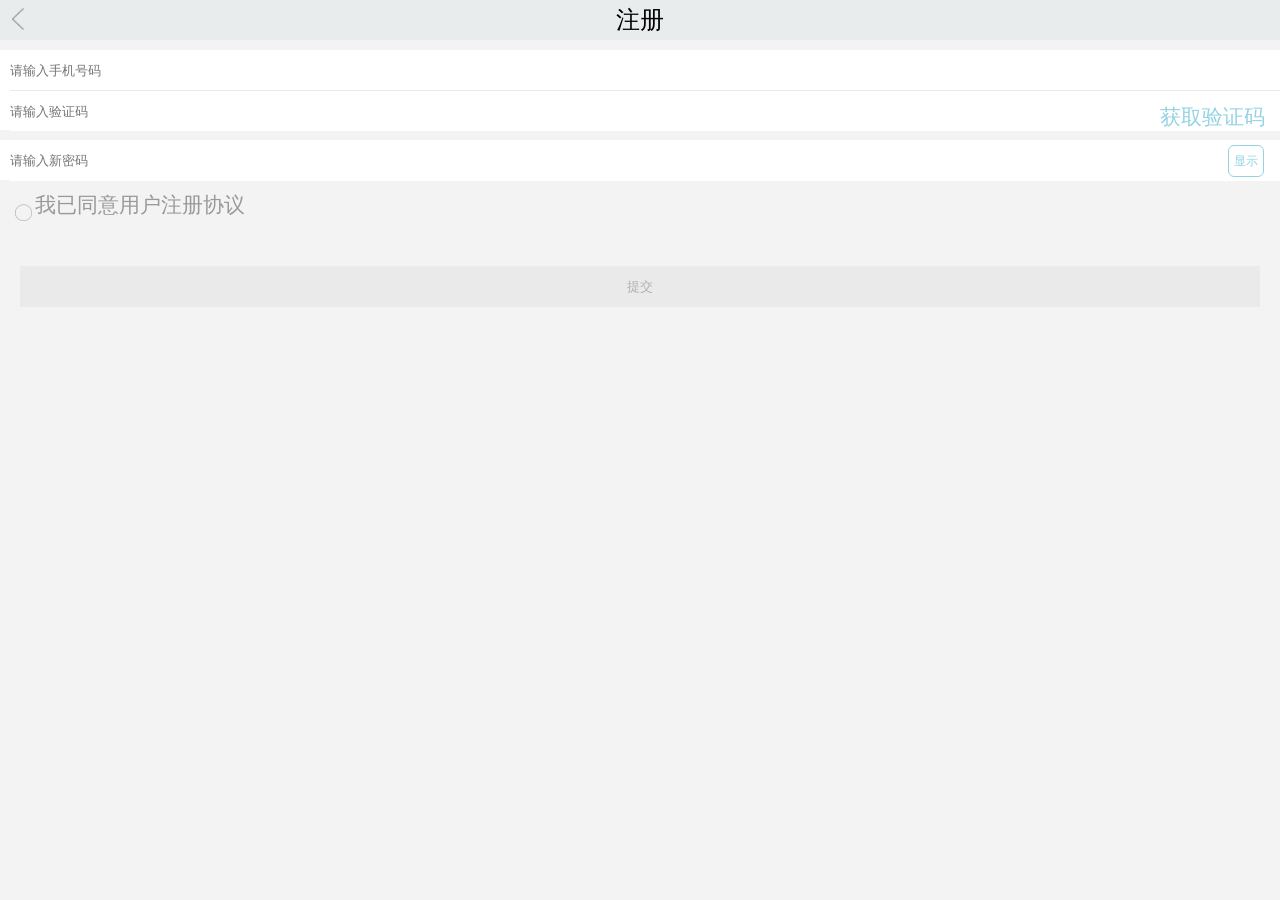
<file: version1.0/register.html>
<!DOCTYPE html>
<html lang="en">
<head>
<meta http-equiv="content-type" content="text/html;charset=utf-8"/>
<meta name="viewport" content="width=device-width,initial-scale=0.0,user-scalable=no,minimum-scale=1.0,maximum-scale=1.0"/>
<meta name="keywords" content=""/>
<meta name="description" content=""/>
<meta name="author" content=""/>
<meta name="apple-mobile-web-app-capable" content="yes"/>
<meta name="apple-mobile-web-app-status-bar-style" content="black"/>
<meta name="format-detection" content="telephone=no"/>
<link href="src/css/public.css" type="text/css" rel="stylesheet"/>
<link href="src/css/index.css" type="text/css" rel="stylesheet"/>
<link href="src/css/center.css" type="text/css" rel="stylesheet"/>
<script type="text/javascript" src="src/js/jquery-1.8.0.min.js"></script>
<script src="src/js/jquery-1.9.0.min.js" type="text/javascript"></script>
<script type="text/javascript" src="src/js/public.js"></script> 
<title>注册</title>
</head>
<body style="background-color: #f3f3f3;">
<header class="product-hd"> <a href="personalInformation.html" class="pre"></a>注册
</header>
<form>
<div class="password-change">
  <div class="xg-con">
    <input name="" placeholder="请输入手机号码" class="gaimi"/>
  </div>
</div>
<div class="password--change">
  <div class="xg-con">
    <input name="" placeholder="请输入验证码" class="gaimi-ma"/>
    <span class="get-ma">获取验证码</span></div>
</div>
<div class="password-change">
  <div class="xg-con teshu">
    <input name="" placeholder="请输入新密码" id="passwd" class="gaimi"/>
    <span class="xianshi" onclick="togglePwd(this)" id="showPs">隐藏</span></div>
</div>
<p class="i-agree">我已同意用户注册协议</p>
<div class="submit--con">
  <div class="submit"><input name="" type="submit" value="提交"/></div>
</div>
</form>
</body>
</html>
</file>
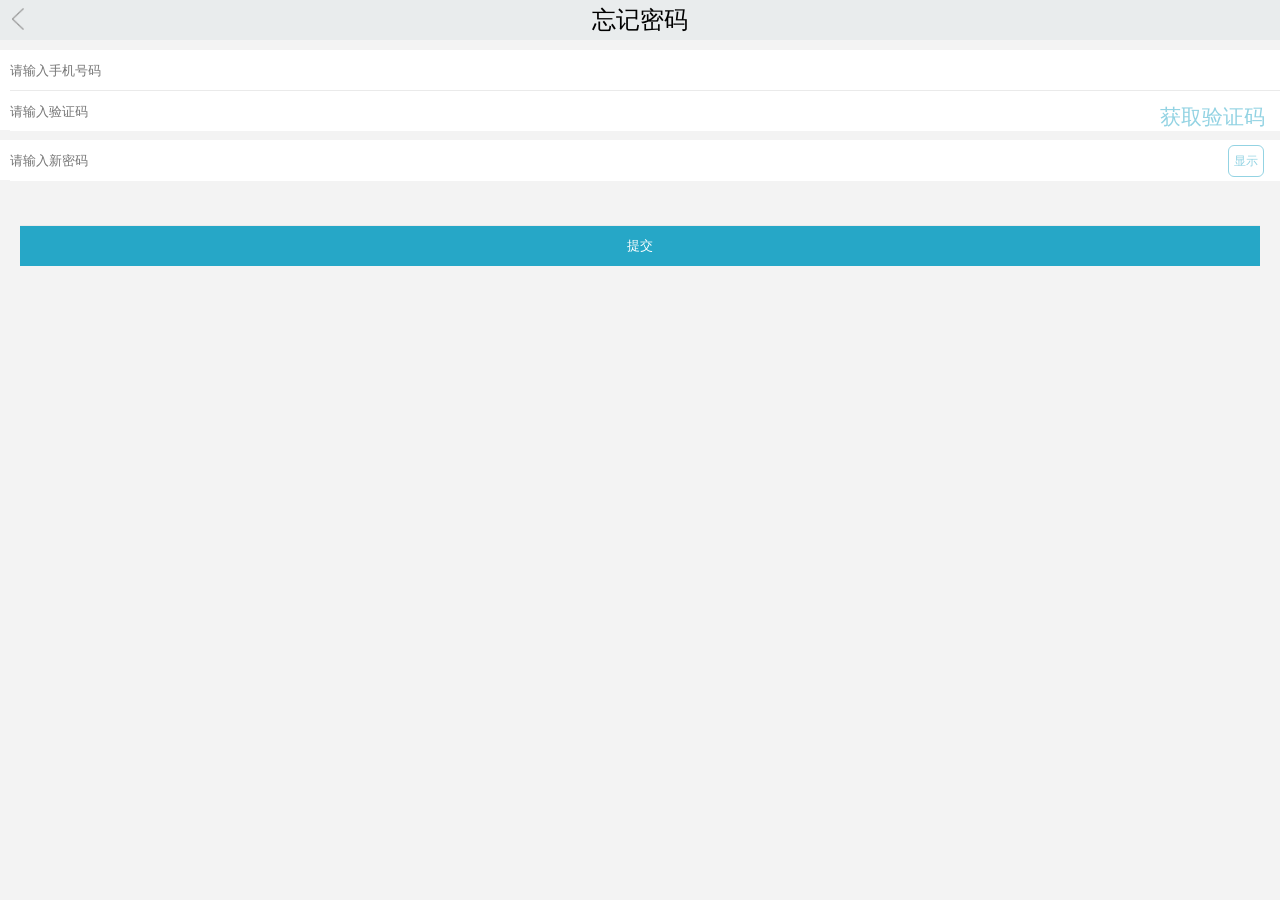
<file: version1.0/retrievePassword.html>
<!DOCTYPE html>
<html lang="en">
<head>
<meta http-equiv="content-type" content="text/html;charset=utf-8"/>
<meta name="viewport" content="width=device-width,initial-scale=0.0,user-scalable=no,minimum-scale=1.0,maximum-scale=1.0"/>
<meta name="keywords" content=""/>
<meta name="description" content=""/>
<meta name="author" content=""/>
<meta name="apple-mobile-web-app-capable" content="yes"/>
<meta name="apple-mobile-web-app-status-bar-style" content="black"/>
<meta name="format-detection" content="telephone=no"/>
<link href="src/css/public.css" type="text/css" rel="stylesheet"/>
<link href="src/css/index.css" type="text/css" rel="stylesheet"/>
<link href="src/css/center.css" type="text/css" rel="stylesheet"/>
<script type="text/javascript" src="src/js/jquery-1.8.0.min.js"></script>
<script src="src/js/jquery-1.9.0.min.js" type="text/javascript"></script>
<script type="text/javascript" src="src/js/public.js"></script> 
<title>忘记密码</title>
</head>
<body style="background-color: #f3f3f3;">
<header class="product-hd"> <a href="personalInformation.html" class="pre"></a>忘记密码
</header>
<form>
<div class="password-change">
  <div class="xg-con">
    <input name="" placeholder="请输入手机号码" class="gaimi"/>
  </div>
</div>
<div class="password--change">
  <div class="xg-con">
    <input name="" placeholder="请输入验证码" class="gaimi-ma"/>
    <span class="get-ma">获取验证码</span></div>
</div>
<div class="password-change">
  <div class="xg-con teshu">
    <input name="" placeholder="请输入新密码" id="passwd" class="gaimi"/>
    <span class="xianshi" onclick="togglePwd(this)" id="showPs">隐藏</span></div>
</div>
<div class="submit--con">
  <div class="login-button"><input name="" type="submit" value="提交"/></div>
</div>
</form>
</body>
</html>
</file>
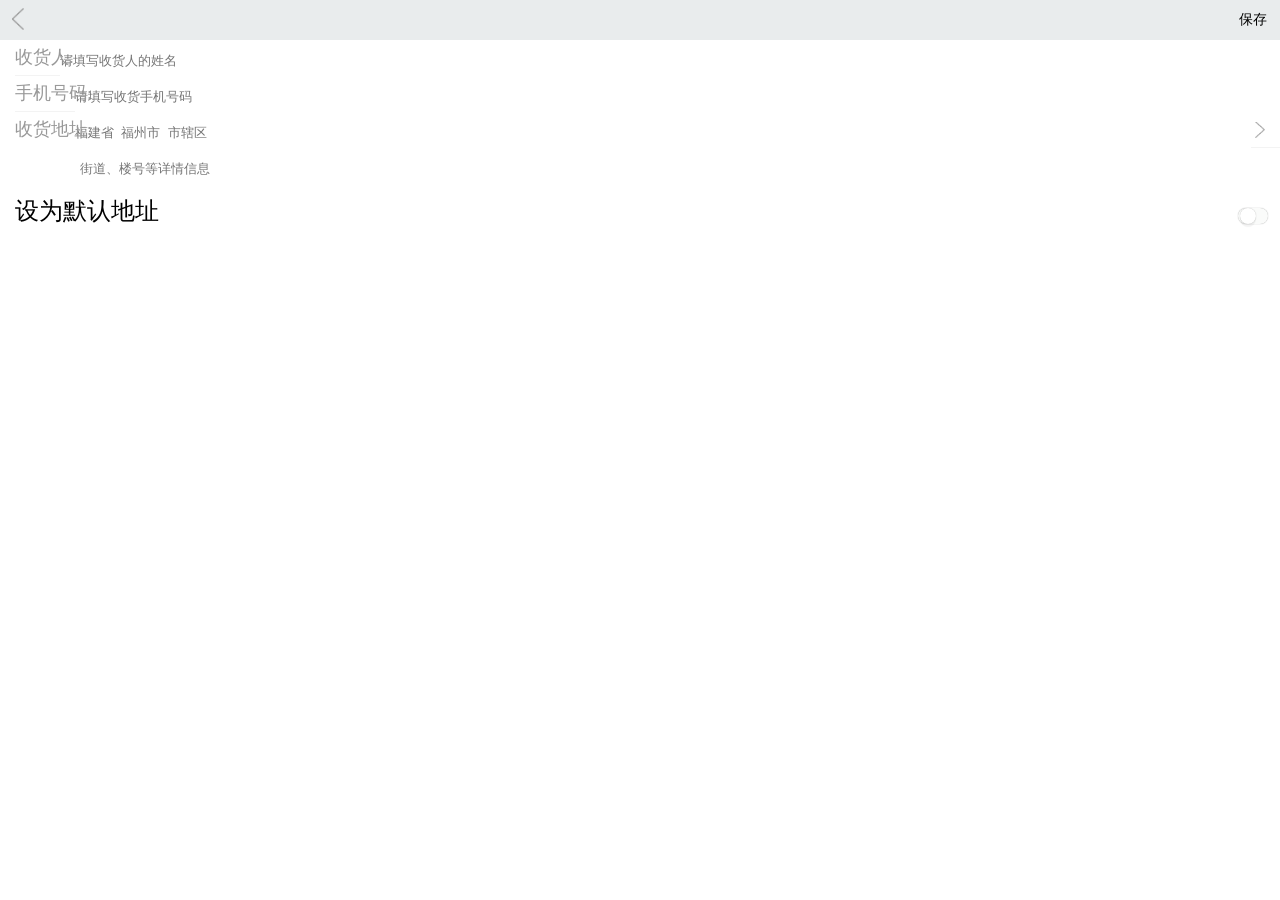
<file: april/WebRoot/addAddress.html>
<!DOCTYPE html>
<html lang="en">
<head>
    <meta http-equiv="content-type" content="text/html;charset=utf-8"/>
    <meta name="viewport" content="width=device-width,initial-scale=0.0,user-scalable=no,minimum-scale=1.0,maximum-scale=1.0"/>
    <meta name="keywords" content=""/>
    <meta name="description" content=""/>
    <meta name="author" content=""/>
    <meta name="apple-mobile-web-app-capable" content="yes"/>
    <meta name="apple-mobile-web-app-status-bar-style" content="black"/>
    <meta name="format-detection" content="telephone=no"/>
    <link href="src/css/public.css" type="text/css" rel="stylesheet"/>
    <link rel="stylesheet" href="src/css/ydui.css">
	<link rel="stylesheet" href="src/css/demo.css">
    <title>新增收货地址</title>
    <style type="text/css">
.chk_3 {
    display: none;
} 
.chk_3 + label {
	background-color: #fafbfa;
	border-radius: 50px;
	display: inline-block;
	position: relative;
	-webkit-transition: all 0.1s ease-in;
	transition: all 0.1s ease-in;
	width: 30px;
	height: 16px;
}

.chk_3  + label:after {
	content: ' ';
	position: absolute;
	top: 0;
	-webkit-transition: box-shadow 0.1s ease-in;
	transition: box-shadow 0.1s ease-in;
	left: 0;
	width: 30px;
	height: 16px;
	border-radius: 100px;
	box-shadow: inset 0 0 0 0 #eee, 0 0 1px rgba(0,0,0,0.4);
}

.chk_3  + label:before {
	content: ' ';
	position: absolute;
	background: white;
	top: 0;
	left: 2px;
	z-index: 999999;
	width: 16px;
	-webkit-transition: all 0.1s ease-in;
	transition: all 0.1s ease-in;
	height: 16px;
	border-radius: 100px;
	box-shadow: 0 3px 1px rgba(0,0,0,0.05), 0 0px 1px rgba(0,0,0,0.3);
}

.chk_3:active + label:after {
	box-shadow: inset 0 0 0 20px #eee, 0 0 1px #eee;
}

.chk_3:active + label:before {
	width: 30px;
}

.chk_3:checked:active + label:before {
	width: 30px;
	left: 12px;
}

.chk_3  + label:active {
	box-shadow: 0 1px 2px rgba(0,0,0,0.05), inset 0px 1px 3px rgba(0,0,0,0.1);
}

.chk_3:checked + label:before {
	content: ' ';
	position: absolute;
	left: 12px;
	border-radius: 100px;
}

.chk_3:checked + label:after {
	content: ' ';
	font-size: 1.5em;
	position: absolute;
	background: #4cda60;
	box-shadow: 0 0 1px #4cda60;
}
.xuan-ze{
	width:auto;
	height:auto;
	float:right;
	margin-right:12px;
	margin-top:5px;
}
</style>
</head>
<body>
<header class="product-hd"> <a href="javascript:history.go(-1);" class="pre"></a><a href="dizhi.html" class="top-right-tt">保存</a>
</header>
<form class="shouhuo-form">
<article class="shouhuo-ren">
<span class="shouhuo-ren-txt">收货人:</span>
<input name="" class="shouhuo-ren-input" placeholder="请填写收货人的姓名"/>
</article>
<article class="shouhuo-ren shouhuo-teshu">
<span class="shouhuo-ren-txt">手机号码:</span>
<input name="" class="shouhuo-ren-input" placeholder="请填写收货手机号码"/>
</article>
</article>
<article class="shouhuo-ren shouhuo--teshu">
<span class="shouhuo-ren-txt">收货地址:</span>
<input name="" class="shouhuo-ren-input"  id="J_Address" placeholder="福建省  福州市  市辖区"/>
<span></span>
</article>
<div class="shouhuo-form-bottom"><input name="" type="text" placeholder="街道、楼号等详情信息"/></div>
</form>
<div class="set-moren clearfix">设为默认地址<div class="xuan-ze"><input type="checkbox" id="checkbox_c1" class="chk_3" /><label for="checkbox_c1"></label></div>
</div>
<script src="src/js/jquery-1.8.0.min.js"></script>
    <script type="text/javascript" src="src/js/public.js"></script>
<script type="text/javascript" src="src/js/ydui.citys.js"></script>
<script type="text/javascript" src="src/js/ydui.js"></script>
<script>
			/**
			 * 地址默认调用
			 */
			! function() {
				var $target = $('#J_Address');

				$target.citySelect();

				$target.on('click', function(event) {
					event.stopPropagation();
					$target.citySelect('open');
				});

				$target.on('done.ydui.cityselect', function(ret) {
					$(this).val(ret.provance + ' ' + ret.city + ' ' + ret.area);
				});
			}();
		</script>

</body>
</html>
</file>
<file: version1.0/src/css/public.css>
﻿* {
	margin: 0;
	padding: 0
}

body {
	line-height: 1.5;
}

input,
button {
	line-height: inherit;
}

html {
	-webkit-font-smoothing: antialiased;
	-webkit-overflow-scrolling: touch;
	-moz-overflow-scrolling: touch;
	-o-overflow-scrolling: touch;
	overflow-scrolling: touch;
}

a {
	text-decoration: none;
	font-family: ubuntu, helvetica, arial;
	color: #999;
}

body {
	background: #fff;
	color: #999;
	font-family: ubuntu, helvetica, arial;
}

a,
body {
	font-family: "微软雅黑";
	-webkit-tap-highlight-color: rgba(0, 0, 0, 0)
}

img {
	border: 0;
	display: block
}

ol,
ul,
li {
	list-style: none
}

dl,
dt,
dd,
ul,
li {
	margin: 0;
	padding: 0
}

input,
textarea {
	outline: 0
}

html,
body,
form,
fieldset,
p,
div,
h1,
h2,
h3,
h4,
h5,
h6 {
	-webkit-text-size-adjust: none;
	font-weight: normal;
}

input,
select,
textarea {
	font-family: "arial", "微软雅黑";
}

.clear {
	clear: both;
}

.clearfix:after {
	content: "\200B";
	display: block;
	height: 0;
	clear: both;
}

.clearfix {
	*zoom: 1;
}

.fr {
	float: right;
}

.fl {
	float: left;
}

html {
	font-size: 16px;
}

@media screen and (min-width: 375px) {
	html {
		/* iPhone6的375px尺寸作为16px基准，414px正好18px大小, 600 20px */
		font-size: calc(100% + 2 * (100vw - 375px) / 39);
		font-size: calc(16px + 2 * (100vw - 375px) / 39);
	}
}

@media screen and (min-width: 414px) {
	html {
		/* 414px-1000px每100像素宽字体增加1px(18px-22px) */
		font-size: calc(112.5% + 4 * (100vw - 414px) / 586);
		font-size: calc(18px + 4 * (100vw - 414px) / 586);
	}
}

@media screen and (min-width: 600px) {
	html {
		/* 600px-1000px每100像素宽字体增加1px(20px-24px) */
		font-size: calc(125% + 4 * (100vw - 600px) / 400);
		font-size: calc(20px + 4 * (100vw - 600px) / 400);
	}
}

@media screen and (min-width: 1000px) {
	html {
		/* 1000px往后是每100像素0.5px增加 */
		font-size: calc(137.5% + 6 * (100vw - 1000px) / 1000);
		font-size: calc(22px + 6 * (100vw - 1000px) / 1000);
	}
}

/*头部*/
.product-hd {
/*	width: 100%;*/
	height: 40px;
	line-height: 40px;
	background-color: #e9eced;
	color: #000;
	font-size: 1rem;
	text-align: center;
	position: relative;
}
.search-png {
	width: 16px;
	height: 16px;
	position: absolute;
	top: 12px;
	right: 12px;
	background: url(../images/search_05.png) no-repeat;
	background-size: 16px 16px;
}
.riben {
	position: absolute;
	top: 0;
	left: 30px;
}
.gouwu-che-png {
	width: 20px;
	height: 20px;
	position: absolute;
	top: 12px;
	right: 15px;
	background: url(../images/car_256_05.png) no-repeat;
	background-size: 20px;
}
.jiahao-png {
	width: 20px;
	height: 20px;
	display:block;
	position: absolute;
	top: 10px;
	right: 12px;
	background: url(../images/center.png) no-repeat;
	background-size: 20px;
}
.add-addr{
	background: url(../images/jiahao_05.png) no-repeat!important;
	background-size: 20px!important;
}
.top-right-tt {
	width: 30px;
	height: 25px;
	font-size: 14px;
	color: #000;
	position: absolute;
	top: 0;
	right: 12px;
}
.city-left {
	height: 12px;
	line-height: 12px;
	padding-left: 16px;
	position: absolute;
	top: 12px;
	left: 15px;
	background: url(../image/dw_06.png) no-repeat;
	background-size: 10px 12px;
	color: #fff;
}
.index-hd-center img {
	width: 96px;
	height: 22px;
	padding-top: 8px;
}
/**
 * 收货地址CSS
 * */

.index-hd {
	width: 100%;
	height: 36px;
	line-height: 36px;
	background-color: #26a7c7;
	text-align: center;
	font-size: 14px;
	position: relative;
	color: #000;
}

.type-font-color {
	color: #fff;
}

.login-hd {
	width: 100%;
	height: 36px;
	line-height: 36px;
	font-size: 14px;
	text-align: center;
	background-color: #e9eced;
	position: relative;
	color: #000;
}

.pre {
	position: absolute;
	top: 8px;
	left: 12px;
	display: block;
	height: 22px;
	width: 12px;
	float: left;
	background: url(../images/pre_05.png) no-repeat;
	background-size: 12px 22px;
}

.search-png {
	width: 16px;
	height: 16px;
	position: absolute;
	top: 10px;
	right: 12px;
	background: url(../images/search_05.png) no-repeat;
	background-size: 16px 16px;
}

.index-section-p {
	width: auto;
	height: 28px;
	line-height: 28px;
	margin-right: 8px;
	position: relative;
	background: url(../images/next_05.png) no-repeat 100% 50%;
	background-size: 6px 9px;
}

.index-section-left {
	font-size: 12px;
	padding-left: 8px;
	color: #000;
	float: left;
}

.index-section-right {
	font-size: 8px;
	color: #999;
	float: right;
	padding-right: 10px;
}

.swiper-container .index-section-p {
	height: 25px;
}

.swiper-slide img {
	width: 100%;
	height: 70px;
}

.swiper-container .swiper-wrapper {
	height: auto;
}

.swiper-slide-text {
	position: absolute;
	top: 25px;
	left: 30px;
	font-size: 10px;
}

footer {
	width: 100%;
	font-size: 8px;
	background-color: #ebf5f8;
	position: fixed;
	bottom: 0;
	left: 0;
	z-index: 100;
	padding-top: 3px;
}

footer a {
	color: #7a7a7a;
}

.footer-ul {
	width: 100%;
	height: 40px;
}

.footer-ul li {
	width: 25%;
	height: 40px;
	float: left;
	text-align: center;
}

.footer-ul li img {
	width: 20px;
	height: 20px;
}

.footer-ul li p {
	padding-top: 2px;
}

.footer-ul--p {
	color: #26a7c4;
}


/*
 *主页CSS 
 * */

html {
	height: 100%;
}

.index-con {
	height: 100%;
}

.index-main-con {
	height: 100%;
	overflow: hidden;
	position: relative;
}

.index-header {
	position: absolute!important;
	top: 0;
	left: 0;
	opacity: 0.2;
	z-index: 99999;
	background: #fff!important;
	color: #fff!important;
}

.main-body {
	min-height: 100%;
	background: #f8f7f5;
	position: relative;
	top: 0;
	left: 0;
}

.header {
	padding-bottom: 67.36%;
	position: relative;
}

.header>img {
	position: absolute;
	width: 100%;
	height: 100%;
}

.title {
	text-align: center;
	line-height: 3;
	font-size: 1.5625rem;
	color: #000;
}

.content {
	text-align: center;
	line-height: 1.6;
	font-size: 1rem;
	padding:0 15px 15px;
	color: #090909;
}

.product-inf-box {
	text-align: center;
}

.content {
	display: inline-block;
	text-align: left;
}

.author {
	text-align: center;
	line-height: 1.6;
	font-size: 1rem;
	padding: 15px;
	color: #090909;
}

.footer {
	position: absolute;
	bottom: 15px;
	left: 0;
	right: 0;
	padding: 0 15px;
}

.right-count:before {
	content: '阅读数';
	color: #babab9;
	padding-right: 5px;
}

.right-count {
	font-size: 1rem;
	color: #1f1f1f;
}

.left-count {}

.info:before {
	content: '';
	display: inline-block;
	width: 16px;
	height: 16px;
	background: url(../images/info.png) no-repeat;
	background-size: 16px;
	padding-right: 5px;
}

.info {
	font-size: 1rem;
	color: #000;
}

.heart {
	font-size: 1rem;
	color: #000;
	margin-left: 10px;
	padding-left: 18px;
	background: url(../images/heart.png) no-repeat;
	background-size: 16px;
}

.hover-heart {
	background: url(../images/hover-heart.png) no-repeat;
	background-size: 16px;
}


/**
 * 主页个人中心
 * */

.personal-center {
	width: 100%;
	height: 100%;
	background: #313131;
}


/**
 * 评论CSS
 * */

.commend-header {
	line-height: 2.5;
	background: #202020;
	text-align: center;
	font-size: 0.875rem;
}

.commend-main {
	padding: 0 15px;
}

.commend-title {
	font-size: 0.625rem;
	color: #bc9f73;
	line-height: 2;
	border-bottom: 1px solid #bc9f73;
}

.commend-title:before {
	content: '最新评论';
	font-size: 16px;
	padding-right: 10px;
}

.commend-content {
	padding-top: 15px;
	padding-bottom: 15px;
	border-bottom: 1px solid #c7c7c7;
	position: relative;
}

.user-img {
	display: block;
	position: relative;
	width: 7%;
	padding-bottom: 7%;
	margin-top: 5px;
	border-radius: 100%;
}

.user-img img {
	position: absolute;
	left: 0;
	top: 0;
	width: 100%;
	height: 100%;
	border-radius: 100%;
}

.commend-main-content {
	padding-left: 10px;
}

.commend-time {
	font-size: 0.75rem;
	color: #babab9;
}

.user-name {
	color: #000;
	font-size: 1rem;
}

.commend-detail {
	font-size: 1rem;
	color: #666;
	line-height: 2;
}

.reply {
	position: absolute;
	bottom: 15px;
	right: 0;
	color: #ddcfba;
	font-size: 0.75rem;
}

.commend-footer {
	position: fixed;
	bottom: 0;
	left: 0;
	height: 40px;
	width: 100%;
}

.footer-con {
	padding: 10px 50px 15px 10px;
}

.footer-con input {
	width: 100%;
	text-indent: 10px;
	font-size: 15px;
	border: 0;
	border: 1px solid #d6d6d6;
	border-radius: 3px;
}

.send {
	position: absolute;
	clip: rect(0 0 0 0);
}

.send-label {
	display: inline-block;
	line-height: 40px;
	font-size: 14px;
	cursor: pointer;
	color: #b6b6b6;
	position: absolute;
	right: 10px;
	top: 0;
}

:focus+label.btn {
	outline: 1px dotted Highlight;
	outline: 5px auto -webkit-focus-ring-color;
}


/**
 * center CSS
 * */

.center-con {
	background: #313131;
	z-index: 99999999;
}

.user-touxiang-con {
	position: relative;
}

.user-touxiang {
	padding: 0 26% 26% 0;
	position: relative;
	left: 0;
	right: 0;
	width: 0;
	margin: auto;
}

.user-touxiang img {
	position: absolute;
	width: 100%;
	height: 100%;
	border-radius: 100%;
}

.center-text-link {
	font-size: 1.375rem;
	line-height: 2;
	text-align: center;
	letter-spacing: 10px;
}

.center-text-link a {
	color: #fff;
}

.first-text {
	padding-top: 13.6585%;
}


/**
 * 购物车详情CSS
 * */

.gw-num {
	border: 1px solid #fcd765;
	width: 150px;
	line-height: 26px;
	overflow: hidden;
	background-color: #fff;
}

.gw-num span {
	display: block;
	height: 26px;
	width: 26px;
	float: left;
	color: #7A7979;
	border-right: 1px solid #dbdbdb;
	text-align: center;
	cursor: pointer;
}

.gw-num .num {
	display: block;
	float: left;
	text-align: center;
	width: 95px;
	font-style: normal;
	font-size: 14px;
	line-height: 24px;
	border: 0;
}

.gw-num span.add {
	float: right;
	border-right: 0;
	border-left: 1px solid #dbdbdb;
}

.detail-footer {
	position: fixed;
	bottom: 0;
	left: 0;
	width: 100%;
	height: 35px;
	line-height: 35px;
	color: #151616;
	font-size: 0.875rem;
	text-align: center;
	background-color: #ebf5f8;
	padding: 0;
}

.address-chose-con {
	padding: 15px;
}

.receive-man {
	position: relative;
	font-size: 0.875rem;
}

.receive-phone {
	position: absolute;
	right: 20px;
	top: 0;
}

.address-link {
	color: #000;
}

.icon-arrow {
	display: inline-block;
	width: 20px;
	height: 1ex;
	background: url(../images/next_05.png) no-repeat center;
}


/**
 * 居中弹框
 * */

.container {
	position: fixed;
	top: 0;
	right: 0;
	bottom: 0;
	left: 0;
	background-color: rgba(0, 0, 0, .5);
	text-align: center;
	font-size: 0;
	white-space: nowrap;
	overflow: auto;
	z-index: 9999999;
	display: none;
}

.container:after {
	content: '';
	display: inline-block;
	height: 100%;
	vertical-align: middle;
}

.dialog {
	display: inline-block;
	vertical-align: middle;
	text-align: left;
	font-size: 14px;
	white-space: normal;
	background-color: #fff;
	border-radius: 3px;
}

.tip-content {
	padding: 20px;
	color: #000;
}

.delete-addr {
	line-height: 30px;
	text-align: center;
	border-top: 1px solid #ccc;
}

.delete-addr span {
	display: block;
	width: 49%;
	height: 30px;
	line-height: 30px;
	cursor: pointer;
}


/**
 * message css
 * */

#message-body {
	background: #f8f7f5;
	height: 100%;
}

.kuan_list {
	text-align: center;
	border-bottom: 1px solid #c7c7c7;
}

.kuan_list span {
	display: inline-block;
	width: 20%;
	line-height: 3;
	color: #6c6b6b;
	font-weight: bold;
	font-size: 1rem;
}

.kuan_list span.fjg {
	border-bottom: 2px solid #b89a6b;
}

.kuan_con {
	text-align: center;
	position: relative;
}

.set-center {
	display: inline-block;
	margin: 0 auto;
}
.nothing{
	position: absolute;
	top: 50%;
	left: 50%;
	margin: -32px 0 0 -32px;
}
/*收货地址CSS*/
.dizhi-first-style{
	background-color:#f7f7f9;
	border-bottom:1px solid #d9d9d9;
}
.radio-blue{
	display:block;
	float:left;
	width:30px;
	height:65px;
	background:url(../images/radio_11.png) no-repeat 100% ;
	background-size:17px;
}
.dizhi-txt{
	float:left;
	margin-left:10px;
	color:#000;
	padding-top:12px;
	padding-bottom: 12px;
}
.dizhi-p-second{
	width:228px;
	color:#6c6c6f;
	font-size:0.75rem;
	padding-top:5px;
}
.dizhi-p-one {
	position:relative;
}
.dizhi-p-one span{
	display:block;
	background-color:#26a7c7;
  position:absolute;
	top:2px;
	right:0;
	color:#fff;
	font-size:0.625rem;
	padding: 0 5px;
	text-align:center;
	border-radius:3px;
}
.dizhi-right{
	display:block;
	width:12px;
	height:65px;
	float:right;
	margin-right:15px;
	background:url(../images/next_05.png) no-repeat 0 50%;
	background-size:10px 15px;
}
.dizhi-second-style{
	background-color:#fff;
}
.radio-white{
	background:url(../images/radio_05.png) no-repeat 100% ;
	background-size:17px;
}
/*新增收货地址*/
.shouhuo-form{
	width:100%;
	background-color:#fff;
}
.shouhuo-ren{
	margin-left:15px;
	padding-left:45px;
	height:35px;
	line-height:35px;
	position:relative;
	color:#000;
	border-bottom:1px solid #f3f3f3;
}
.shouhuo-ren-txt{
	position:absolute;
	left:0;
	top:0;
	color:#999;
	font-size: 0.75rem;
}
.di-user-name{
	padding-left:15px;
}
.shouhuo-ren-input {
	width:100%;
	height:35px;
	border:0;
}
.shouhuo-teshu{
	padding-left:60px;
}
.shouhuo--teshu{
	padding-left:60px;
	margin-right:15px;
	padding-right:14px;
	background:url(../images/next_05.png) no-repeat 100% 50%;
	background-size:10px 16px;
	border:0;
}
.shouhuo-form-bottom{
	margin-left:80px;
	border-top:1px solid #f3f3f3;
}
.shouhuo-form-bottom input{
	width:100%;
	height:35px;
	border:0;
	color:#323030;
}
.shouhuo-form-bottom-p{
	width:100%;
	height:35px;
	border:0;
	color:#323030;
}
.set-moren{
	height:35px;
	line-height:35px;
	padding-left:15px;
	color:#000;
	background-color:#fff;
	margin-top:8px;
}
.dizhi-clear{
	width:100%;
	height:45px;
	line-height:45px;
	text-align:center;
	font-size:14px;
	color:#26a7c7;
	background-color:#fff;
	margin-top:10px;
}
/*我的订单CSS*/
.mod1-con{
  width:100%;
  height:auto;
  margin-top:10px;	
  position:relative;
}
.con-top {
  width:100%;
  height:5px;
  background-color:#fff;	
}
.photo-inf{
	width: 60px;
	height:60px;
	display:block;
	float:left;
	background-color:#fff;
}
.photo-inf img{
	width: 60px;
	height:60px;
}
.wode-mid-con {
	margin:5px 8px;
}
.mid-con-txt {
	width:180px;
	height:60px;
	line-height:15px;
	float:left;
	color:#000;
	margin-left:5px;
	font-size:0.875rem;
}
.color-classify {
	font-size:0.75rem;
	margin-top:10px;
	color:#999;
}
.wode-right-txt{
  color:#999;
  line-height:15px;
  float:right;
}
.wode-right-txt p{
	text-align:right;
}
.wode-con-bottom-txt {
	width:100%;
	height:auto;
	background-color:#fff;
}
.wode-container {
	width:auto;
	height:25px;
	margin:0 5px;
	color:#010101;
}
.wode-container p{
	width:100%;
	height:25px;
	line-height:25px;
	border-bottom:1px solid #dfdfdf;
	text-align:right;
}
.yijian{
	padding-right:10px;
}
.wode--container {
	width:100%;
	height:36px;
	color:#000;
}
.wode-txtone {
	float:left;
	color:#e88377;
	padding-left:10px;
	margin-top:10px;
}
.wode-txttwo{
	border:1px solid #e88377;
	float:right;
	margin-top:10px;
	display:block;
	color:#e88377;
	padding: 0 5px;
	text-align:center;
	margin-right:5px;
}
.wode-clear{
	border:1px solid #000;
	float:right;
	margin-top:10px;
	display:block;
	color:#000;
	text-align:center;
	margin-right:5px;
	padding: 0 5px;
}
.wode-queren{
	position:fixed;
	top:35%;
	left:20%;
	height:120px;
	width:60%;
	background-color:#f8f7f6;
	color:#000;
	border-radius:5px;
	font-size:14px;
	display:none;
	z-index: 9999;
}
.queren-top-txt{
	margin-top:30px;
	text-align:center;
}
.que-bottom-txt{
	position:absolute;
	bottom:0;
	left:0;
	width:100%;
	height:30px;
	text-align:center;
	border-top:1px solid #ccc;
}
.que-bottom-txt span{
	display:block;
	width:49%;
	height:30px;
	line-height:30px;
}
.que-bottom-txt-one{
	float:left;
	color:#999;
	font-size:14px;
	border-right:1px solid #ccc;
}
.que-bottom-txt-two{
	float:left;
	color:#dd4b39;
	font-size:14px;
}
.wode-txtthree{
	border:1px solid #000;
	float:right;
	display:block;
	text-align:center;
	margin-right:5px;
	margin-top:10px;
	padding: 0 5px;
}
/*查看物流CSS*/
.check-con{
	width:100%;
	color:#999;
	font-size:0.875rem;
	background-color:#fff;
	padding-bottom:10px;
}
.check-pho{
	width:85px;
	height:85px;
	margin-top:8px;
	margin-left:8px;
	float:left;
}
.check-pho img{
	width:85px;
	height:85px;
}
.check-pho-txt{
	line-height:20px;
	float:left;
	padding-left:5px;
}
.wuliu-ztai{
	margin-top:12px;
	color:#000;
	font-size:1rem;
}
.wuliu-ztai span{
	color:#14c810;
	font-size:1rem;
}
.dizhi-phone span{
	color:#12a6dd;
}
.dizhi-detail{
	background-color:#fff;
	padding-right:5px;
	margin-top:10px;
}
.wuliu-con{
	margin-left:20px;
	margin-top:10px;
	border-left:1px solid #b9b9b9;
	height:290px;
}
.wuliu-genzon-txt{
	height:50px;
	color:#14c810;
	padding-top:10px;
	position:relative;
	margin-left:15px;
	border-bottom:1px solid #f3f3f3;
}
.wuliu-genzon--txt{
	height:45px;
	color:#14c810;
	margin-left:15px;
	margin-bottom:5px;
	border-bottom:1px solid #f3f3f3;
}
.dizhi-position{
	position:absolute;
	left:-21px;
	top:0;
	z-index:1000;
	margin-top:8px;
}
.wuliu-radio{
	display:block;
	width:10px;
	height:10px;
	float:left;
	border-radius:100%;
	background-color:#b9b9b9;
	margin-top:3px;
}
.wuliu-inf{
	float:left;
	margin-left:10px;
	padding-bottom:10px;
}
.wuliu-genzon{
	border-bottom:1px solid #f3f3f3;
	color:#000;
	padding-left:8px;
	line-height:30px;
}
.wuliu-genzon-txt p{
	line-height:20px;
}
.wuliu-genzon-huise{
	color:#999;
}
/*商品详细CSS*/
.detail-img {
	width:100%;
	height:250px;
	position:relative;
}
.detail-left-img{
	display:block;
	width:30px;
	height:30px;
	background:url(../images/hjla_07.png) no-repeat;
	background-size:30px;
	position:absolute;
	left:12px;
	top:10px;
	z-index:1000;
}
.detail-right-img{
	display:block;
	width:30px;
	height:30px;
	background:url(../images/hjla_09.png) no-repeat;
	background-size:30px;
	position:absolute;
	right:12px;
	top:10px;
	z-index:1000;
}
.detail-img img{
	width:100%;
	height:250px;
}
.detai-top-txt{
	width:100%;
	height:auto;
	padding-top:5px;
	padding-bottom:15px;
}
.detai-top-txt-one{
	display:block;
	padding-left:5px;
	font-size:0.875rem;
	color:#000;
	width:215px;
	float:left;
}
.detai-top-txt-two{
	display:block;
	padding-right:5px;
	font-size:0.9375rem;
	color:#c80c0c;
	float:right;
	padding-top:10px;
}
.choose-yanse{
	width:auto;
	height:25px;
	color:#000;
	margin-right:5px;
	background:url(../images/next_05.png) no-repeat 100%;
	background-size:12px 18px;
	font-size:12px;
	margin-left:5px;
}
.fjg-first{
	border-top-left-radius:8px;
	border-bottom-left-radius:8px;
}
.fjg-second{
	border-top-right-radius:8px;
	border-bottom-right-radius:8px;
}
.sq-kuan-cont{
	margin-top:5px;
	margin-left:5px;
	margin-right:5px;
	padding-bottom:10px;
	border-bottom:1px solid #dfdfdf;
}
.robot-quanbu{
	width:100%;
	height:auto;
	border-bottom:1px solid #dfdfdf;
}
.robot-top{
	height:30px;
	padding-left:10px;
	margin-top:10px;
	color:#000;
}
.robot-top span{
	height:30px;
	line-height:30px;
	display:block;
	float:left;
	padding-right:5px;
}
.robot-txt{
	padding:5px 5px 5px 45px;
}
.robot-next-txt{
	line-height:20px;
	color:#000;
}
.robot-png{
	width:100%;
	height:50px;
	padding-top:5px;
}
.robot-png li{
	height:50px;
	float:left;
	width:20%;
}
.robot-bottom-txt{
	font-size:12px;
	color:#7a7a7a;
	height:20px;
	line-height:20px;
}
.robot-footer{
	position:fixed;
	bottom:0;
	left:0;
	border:1px solid #26a7c7;
	padding:0;
}
.robot-a1{
	width:50%;
	line-height:2;
	text-align:center;
	font-size:1rem;
	color:#26a7c7;
	float:left;
	background-color:#fff;
}
.robot-a2{
	width:50%;
	line-height:2;
	text-align:center;
	font-size:1rem;
	color:#fff;
	float:left;
	background-color:#26a7c7;
}
.gou-mai{
	position:fixed;
	left:0;
	bottom:0;
	background-color:#000;
	opacity:0.4;
	width:100%;
	height:100%;
	display:none;
	z-index: 999;
}
.gou-mai-con{
	position:fixed;
	bottom:0;
	left:0;
	background-color:#fff;
	width:100%;
	padding-left:15px;
	color:#000;
	padding-bottom: 15px;
	display:none;
	z-index:99999;
}
.gou-mai-img{
	position:absolute;
	top:-30px;
	left:15px;
}
.gou-mai-img img{
	width:100px;
	height:100px;
}
.detail-close{
	position:absolute;
	top:5px;
	right:25px;
	color:#999;
	font-size:20px;
}
.detail-fixed-txt{
	width:100%;
	height:auto;
	margin-left:110px;
	margin-top:25px;
	margin-bottom:20px;
	color:#000;
}
.detail-red-jiage{
	color:#d63030;
}
.detail-color{
	margin-top:5px;
	margin-bottom:5px;
}
.detail-color-green{
	display:block;
	padding: 5px;
	height:20px;
	line-height:20px;
	background-color:#dfdfdf;
	float:left;
	text-align:center;
	border-radius:3px;
	margin-left:12px;
}
.detail-color-width{
	width:20px;
}
.goumai-shulian{
	margin-right:30px;
	border-top:1px solid #dfdfdf;
	padding-top:5px;
}
.mo-one-txt{
	padding-top:5px;
	padding-bottom:10px;
	color:#041127;
	line-height:20px;
}
.detail-color-blue{
	display:block;
	background-color:#fcd765;
	text-align:center;
	border-radius:3px;
	color:#7a7a7a;
}
.guangao-one{
	width:100%;
	height:200px;
}
.guangao-one img{
	width:100%;
	height:200px;
}
/*登录css*/
.login-button {
    width: auto;
    height: 40px;
    margin-left: 20px;
    margin-right: 20px;
    background-color: #eaeaea;
    text-align: center;
    line-height: 40px;
    color: #b0b0b0;
}
.login-button input{
	width: 100%;
    background-color: #26a7c7;
    text-align: center;
    line-height: 3;
    border: 0;
    color: #fff;
}
.set-margin{
	margin-top: 20px!important;
	color: #26a7c7;
}
.regist{
	color: #26a7c7!important;
	border: 1px solid #26a7c7!important;
border-radius: 4px;
background-color: #fff!important;
}
.forget-password-con{
text-align: right;	
margin-right: 10px;
margin-top: 10px;
}
.forget-password{
	color: #26a7c7;
font-size: 0.875rem;

}
</file>
<file: version1.0/src/css/index.css>
.index-hd {
  width: 100%;
  height: 36px;
  line-height: 36px;
  background-color: #26a7c7;
  text-align: center;	
  font-size: 14px;
  position: relative;
  color:#fff;
}
.search-png {
  width: 16px;
  height: 16px;
  position: absolute;
  top: 10px;
  right: 12px;
  background: url(../images/search_05.png) no-repeat;
  background-size: 16px 16px;	
}
.banner {
	width: 100%;
}

 .swiper-container {
        width: 100%;  
    }
    .swiper-slide {
        text-align: center;
        font-size: 18px;
        background: #fff;
        
        /* Center slide text vertically */
        display: -webkit-box;
        -webkit-box-pack: center;
        -ms-flex-pack: center;
        -webkit-justify-content: center;
        justify-content: center;
        -webkit-box-align: center;
        -ms-flex-align: center;
        -webkit-align-items: center;
        align-items: center;
    }
.swiper-wrapper img { 
  width: 100%; 	
  height: 125px;
}
.swiper-slide a{
	width:100%;
	height:auto;
}
.index-nav {
	width: 100%;
	height: 68px;
	background-color: #fff;
}
.index-nav-ul {
  width: 100%;
  height: 38px;
  padding-top: 8px;
}
.index-nav-ul li {
  width: 25%;
  height: auto;
  float: left;
  text-align: center;	
}
.index-nav-ul li img {
  width: 38px;
  height: 38px;
}
.nav-text-first {
  color: #83e6ad;
  padding-top: 4px;
  font-size: 9px;
}
.nav-text-second {
  color: #f77f8a;
  padding-top: 4px;
  font-size: 9px;	
}
.nav-text-third {
  color: #97dff0;
  padding-top: 4px;
  font-size: 9px;		
}
.nav-text-forth {
  color: #fcd765;
  padding-top: 4px;
  font-size: 9px;		
}
.index-section {
  width: 100%;
  height: auto;
  margin-top: 8px;
  background-color: #fff;	
}
.index-section-left {
  font-size: 12px;
  padding-left: 8px;
  color: #000;
  float: left;	
}
.index-section-right {
  font-size: 8px;
  color: #999;
  float: right;	
  padding-right: 10px;
}
.index-section-p {
  width: auto;
  height: 28px;
  line-height: 28px;
  margin-right: 8px;
  position: relative;
  background: url(../images/next_05.png) no-repeat 100% 50%;
  background-size: 6px 9px;	
}
.index-section div {
	width: auto;
	height: 84px;
  padding: 0 5px 14px;
  position: relative;	
}
.index-section div img {
	width: 100%;
	height: 84px;	
}
.index-section div p {
  position: absolute;
  left: 12px;
  bottom: 18px;	
  font-size: 11px;
}
footer{
  width: 100%;
  font-size: 8px;
  background-color: #ebf5f8;
  position: fixed;
  bottom: 0;
  left: 0;
  z-index: 100;
  padding-top: 3px;
  
}
footer a{
	  color: #7a7a7a;
}
.footer-ul {
  width: 100%;
  height: 40px;	
}
.footer-ul li {
	width: 25%;
	height: 40px;
  float: left;
  text-align: center;	
}
.footer-ul li img {
  width: 20px;
  height: 20px;
}
.footer-ul li p {
	padding-top: 2px;
}
.footer-ul--p {
  color: #26a7c4;	
}
/*密码修改CSS*/
.password-change{
	height:40px;
	background-color:#fff;
	margin-top:10px;
}
.xg-con {
	width:auto;
	height:40px;
   margin-left:10px;	
   color:#afafaf;
   position:relative;
}
.gaimi {
	border:none;
	width:100%;
	height:40px;
}
.password--change{
	width:100%;
	height:40px;
	background-color:#fff;
}
.gaimi-ma {
	border:none;
	width:100%;
	height:40px;
  border-top:1px solid #eaeaea;	
}
.xianshi {
	height:20px;
	text-align:center;
	line-height:20px;
	position:absolute;
	right:16px;
	top: 5px;
	color:#93d3e3;
	border:1px solid #93d3e3;
	border-radius:6px;
	padding:5px;
	font-size: 12px;
}
.teshu {
	position:relative;
}
.submit-con {
	width: 100%;
	height: 40px;
	margin-top:85px;
	font-size:16px;
}
.submit {
	width:auto;
	height:40px;
	margin-left: 20px;
	margin-right:20px;
	background-color:#eaeaea;
	text-align:center;
	line-height:40px;
	color:#b0b0b0;
}
.submit input{
	width:100%;
	height:40px;
	background-color:#eaeaea;
	text-align:center;
	line-height:40px;
	color:#b0b0b0;
	border:0;
}
.submit .blue-tijiao{
	color:#fff;
	background-color:#26a7c7;
}
.get-ma {
	position:absolute;
	top:12px;
	right:15px;
	color:#93d3e3;
	font-size: 0.875rem;
}
.i-agree{
	font-size: 0.875rem;
	padding-left:35px;
	color:#999;
	margin-top:10px;
	background:url(../images/radio_051.png) no-repeat 15px 100% ;
	background-size:17px;
}
.blue-agree{
	color:#26a7c7;
	background:url(../images/radio_05.png) no-repeat 15px 100% ;
	background-size:17px;
}
.submit--con {
    font-size: 16px;
    height: 40px;
    margin-top: 45px;
}

/*发表评价CSS*/
.fabiao-recomment{
	width:100%;
	height:100px;
}
.fabu-user-pho {
	width:55px;
	height:55px;
	display:block;
	float:left;
	margin-top:10px;
	margin-left:10px;
}
.ganshou {
	float:left;
	margin-left:8px;
	margin-top:10px;
	height:80px;
	font-size:12px;
	border:0;
	width:75%;

}
.fabiao-container{
	height:220px;
	width:100%;
	background-color:#fff;
}
.came-pho{
	width:70px;
	height:70px;
	margin-left:10px;
}
.fabiao-bottom-pingjia{
	margin-top:10px;
	border-top:1px solid #f3f3f3;
	width:100%;
	height:40px;
	color:#000;
}
.fabiao-bottom-pingjia li{
	width:33.3%;
	height:40px;
	text-align:center;
	float:left;
}
.fabiao-li-one{
	display:block;
	width:45px;
	height:40px;
	line-height:40px;
	margin:0 auto;
	text-align:left;
	background:url(../images/pingjia_09.png) no-repeat 100%;
	background-size:16px;
}
.fabiao-li-two{
	display:block;
	width:45px;
	height:40px;
	line-height:40px;
	margin:0 auto;
	text-align:left;
	background:url(../images/pingjia_11.png) no-repeat 100%;
	background-size:16px;
}
.fabiao-li-three{
	display:block;
	width:45px;
	height:40px;
	line-height:40px;
	margin:0 auto;
	text-align:left;
	background:url(../images/pingjia_13.png) no-repeat 100%;
	background-size:16px;
}
.fabiao-footer{
	position:fixed;
	bottom:0;
	left:0;
	height:40px;
	line-height:40px;
	width:100%;
	background-color:#fff;
	color:#000;
	font-size:14px;
}
.niming-pingjia{
	height:40px;
	display:block;
	float:left;
	margin-left:10px;
	padding-left:25px;
	background:url(../images/radio_051.png) no-repeat 0 50%;
	background-size:20px;
}
.niming-pingjia-red{
	background:url(../images/choose_11.png) no-repeat 0 50%;
	background-size:20px;
}
.fb-pj{
	float:right;
	display:block;
	width:88px;
	height:40px;
	background-color:#dd4b39;
	color:#fff;
	text-align:center;
}



/*品牌介绍CSS*/
.jieshao-img{
	height:90px;
	padding-left:10px;
	padding-right:10px;
}
.jieshao-img img{
	width:100%;
	height:90px;
}
.jieshao-txt{
	color:#041127;
	padding:5px;
	line-height:20px;
}
.jieshao-ar {
	padding:8px;
	margin-top:35px;
}
.jieshao-ar-next {
	padding:5px;
	background-color:#fff;
}
.jidong{
	color:#26a7c7;
	border-bottom:1px solid #f3f3f3;
	padding-bottom:5px;
	position:relative;
	padding-left:15px;
	padding-top:5px;
	margin-bottom:5px;
	background:url(../images/blue_next_05.png) no-repeat 100%;
	background-size:10px 16px;
}
.jie-num-one{
	display:block;
	width:12px;
	height:14px;
	background-color:#8ccede;
	color:#fff;
	text-align:center;
	border-radius:3px;
	position:absolute;
	left:0;
	top:5px;
}
.jieshao-zon-img img{
	width:100%;
	height:100px;
}
.gaoda {
	color:#041127;
	font-size:12px;
	line-height:15px;
}
/*产品分类CSS*/
.jieshao--img{
	height:90px;
    width:100%;
}
.jieshao--img img{
	width:100%;
	height:90px;
}
.jieshao-ar--next {
	padding:5px;
}
.ji-dong{
	color:#26a7c7;
	border-bottom:1px solid #f3f3f3;
	padding-bottom:5px;
	position:relative;
	padding-left:15px;
	padding-top:5px;
	margin-bottom:5px;
}
.jieshao-zon--img img{
	width:100%;
	height:252px;
}
.gao-da {
	color:#cc0000;
	font-size:12px;
	padding-top:10px;
}
.gaoda-first{
	display:block;
	float:left;
	font-size:18px;
}
.gaoda-second{
	display:block;
	float:right;
	width:70px;
	height:18px;
	border:1px solid #cc0000;
	border-radius:5px;
	margin-right:10px;
	text-align:center;
	font-size:15px;
	color:#dd4b39;
}

/*提交订单CSS*/
.tijiao-top{
	color:#000;
	padding:10px 10px 10px 30px;
	background:url(../images/a4554_03.png) no-repeat 10px 50%;
	background-size:15px 20px;
	background-color:#fff;
	font-size:14px;
}
.tijiao-top-txt{
	width:auto;
	color:#6c6c6f;
	font-size:12px;
	padding-top:5px;
	padding-right:20px;
	background:url(../images/next_05.png) no-repeat 100% 0;
	background-size:10px 15px;
}
.tijiao-jiage{
	color:#cc0000;
}
.goumai-shu{
	float:left;
}
.tijiao-container {
    color: #000;
    height: 45px;
    width: 100%;
}
.tijiao-all{
	height:45px;
	line-height:45px;
	text-align:right;
	padding-right:5px;
}
.tijiao-all-next{
	color:#cc0000;
}
.tijiao-footer{
	height:35px;
	position:fixed;
	bottom:0;
	left:0;
	background-color:#ebf5f8;	
}
.gong-wujian{
	float:left;
	height:35px;
	line-height:35px;
	color:#151616;
	font-size:14px;
	margin-left:10px;
}
.gong-wujian-red{
	color:#d55d5f;
}
.dingdan-tijiao-ba{
	float:right;
	width:70px;
	height:35px;
	line-height:35px;
	font-size:14px;
	background-color:#dd4b39;
	text-align:center;
}
.gw_num{width: 60px;line-height: 20px;overflow: hidden;background-color:#fff;position:absolute;top:78px;right:10px;}
.gw_num span{display: block;height: 20px;width: 20px;float: left;color: #7A7979;background-color:#f3f3f3;text-align: center;cursor: pointer;}
.gw_num .num{display: block;float: left;text-align: center;width: 18px;font-style: normal;font-size: 14px;line-height: 20px;border: 0;}
.gw_num span.add{float: right;}
/*购物车CSS*/
.pur-radio{
	width:100%;
	height:70px;
	background-color:#fff;
	position:relative;
	margin-bottom:10px;
	position:relative;
}
.pur-user-png{
	width:90px;
	height:inherit;
	padding-left:25px;
	float:left;
	background:url(../images/radio_11.png) no-repeat 8px 50%;
	background-size:15px;
}
.pur-user-png img{
	width:65px;
	height:inherit;
}
.pur-user-txt{
	height:inherit;
	float:left;
	color:#000;
	padding-top:5px;
}
.pur-user-num-two{
	margin-top:30px;
	width:100%;
}
.pur-user-num-next{
	color:#cc0000;
}
.pur-user-num-last{
	position:absolute;
	right:5px;
	bottom:5px;
	color:#000;
}
.pro-footer{
	position:fixed;
	bottom:0;
	left:0;
	width:100%;
	height:35px;
	line-height:35px;
	color:#151616;
	font-size:14px;
	text-align:center;
	background:url(../images/radio_11.png) no-repeat 8px 50%;
	background-size:15px;
	background-color:#ebf5f8;
	padding:0;
}
.pro-jiage{
	color:#cc0000;
}
.pro-quan-xuan{
	position:absolute;
	left:25px;
	top:0;
}
.pro-xiadan{
	display:block;
	width:60px;
	height:inherit;
	background-color:#dd4b39;
	position:absolute;
	right:0;
	top:0;
	color:#fff;
}
.no-margin{
	margin:0;
	z-index:1000;
}
.pur-sure{
	width:100%;
	height:30px;
	line-height:30px;
	text-align:center;
	background-color:#26a7c7;
	position:absolute;
	bottom:0;
	left:0;
	color:#fff;
}
.change-pur-radio{
	background:url(../images/radio_05.png) no-repeat 8px 50%;
	background-size:15px;
	background-color:#fff;
}
/*搜索CSS*/
.search-top{
	width:100%;
	height:40px;
	line-height:40px;
	background-color:#26a7c7;
}
.search-top-con{
	padding-left:8px;
	padding-right:50px;
	position:relative;
}
.search-top-con a{
	color:#fff;
}
.quxiao-se{
	position:absolute;
	right:8px;
	top:0;
}
.search-input{
	height:25px;
	border:none;
	color:#999;
	width:100%;
	padding-left:10px;
}
.search-cont{
	width:100%;
	height:auto;
	padding-bottom:25px;
}
.lishi-search{
	height:35px;
	line-height:35px;
	color:#000;
	margin-left:8px;
	margin-right:8px;
	border-bottom:1px solid #dfdfdf;
}
.search-color{
	height:35px;
	line-height:35px;
	color:#999;
	margin-left:8px;
	margin-right:8px;
	border-bottom:1px solid #dfdfdf;
}
.clear-lishi{
	display:block;
	width:80px;
	height:25px;
	line-height:25px;
	text-align:center;
	border:1px solid #26a7c7;
	color:#26a7c7;
	border-radius:6px;
	margin:0 auto;
}
/*品牌CSS*/
.pp-content {
  width: 100%;
  height: auto;	
} 
.pp-center {
  height: auto;	
  margin: 5px;
}
.pp-center li {
  width: 50%;
  height: auto;
  float: left;
}
.pp-center li a {
  margin-bottom: 10px;	
}
.pp-center a img{
	width: 100%;
	height: auto;		
}
.pp-li-first a {
  margin-right: 10px;	
}
/*个人资料CSS*/
.peson-body{
	background-color:#f3f3f3;
	color: #000;
}
.portrait{
	margin-top:8px;
	height: 60px;
	width: 100%;
	background-color:#fff;
	font-size:14px;
	line-height:60px;
}
.portrait span{
	float:left;
}
.portrait-txt {
  padding-left:10px;	
}
.portrait-right {
	width:auto;
	height:46px;
	float:right;
	margin-right:10px;
	padding-right:20px;
	padding-top:10px;
	background:url(../images/next_05.png) no-repeat 100%;
	background-size: 10px 10px;
}
.portrait-right img{
  width:32px;
  height:32px;	
}
.portrait-right-two {
	width:auto;
	height:60px;
	float:right;
	color:#7a7a7a;
	margin-right:10px;
	padding-right:20px;
	background:url(../images/next_05.png) no-repeat 100%;
	background-size: 10px 10px;
}
.portrait-three {
	height: 60px;
	width: 100%;
	background-color:#fff;
	font-size:14px;
	line-height:60px;
}
.nicheng{
  margin-left:10px;	
}
.nicheng span{
	float:left;
}
.xiugai{
  margin-left:10px;	
  border-top: 1px solid #f3f3f3;
}
.portrait-three span{
	float:left;
}
.portrait-right-three {
	width:auto;
	height:60px;
	float:right;
	margin-right:10px;
	padding-right:20px;
	background:url(../images/next_05.png) no-repeat 100%;
	background-size: 10px 10px;
}
.tuideng {
	width: 100%;
	height: 38px;
  margin-top:82px;	
}
.tuideng-txt{
	height: 38px;
	line-height:38px;
	color:#fff;
	font-size:15px;
	margin-left:16px;
	margin-right:16px;
	background-color:#26a7c7;
	text-align:center;
	border-radius:3px;
}
.huise-bg {
	height:100%;
	width:100%;
	position:fixed;
	left:0;
	top:0;
  background-color: #000;
  opacity: 0.4;	
  display:none;
  z-index: 999;
}
.bottom-choose {
  height:85px;
  width:100%;
  position:fixed;
  bottom:5px;
  left:0;
  display:none;
  z-index: 99999;
}
.paizhao {
  height:52px;
    margin-left:5px;
  margin-right:5px;	
    background-color: #fff;	
	color:#006bff;
	font-size:14px;
	border-radius:3px;
}
.paizhao-p1 {
	padding-top:2px;
	text-align:center;
    padding-bottom:4px;
	border-bottom:1px solid #ececed;
}
.paizhao-p2 {
	padding-top:2px;
	text-align:center;
}
.cancel {
  height:25px;
  line-height:25px;
  margin-top: 5px;
  margin-left:5px;
  margin-right:5px;	
  background-color: #fff;	
  color:#006bff;
  font-size:14px;	
  text-align:center;
  border-radius:3px;
}
.nicheng-xiugai {
  width:100%;
  height: 40px;
  background-color:#fff;
  margin-top:5px;	
}
.nicheng-change {
  padding-left:12px;
  padding-right: 20px;	
  margin-right:15px;
  background:url(../images/xiugai_nic_05.png) no-repeat 100% 50%;
  background-size:15px;
}
.nicheng-input {
	width:100%;
	height:40px;
	border:none;
}
/*登录CSS*/
.login-body {
  font-family: “宋体”;
  font-size: 12px;
  color: #000;
  background-color: #f3f3f3;
}
.login-hd {
  width: 100%;
  height: 36px;
  line-height: 36px;
  font-size: 14px;
  text-align: center;
  background-color:#e9eced;	
  position: relative;
}
.pre {
  position: absolute;
  top: 8px;
  left: 12px;
  display: block;
  height: 22px;
  width: 12px;
  float: left;
  background: url(../images/pre_05.png) no-repeat;
  background-size: 12px 22px;  
}
.login-input {
  width: 100%;
  height: 88px;
  margin-top: 10px;	
  background-color: #fff;
}
.login-input p {
    margin-left: 18px;	
}
.login-input--div{
  border-bottom: 1px solid #f3f3f3;		
}
.phone-num {
  width: 100%;
  height: 43px;
  line-height: 43px;
  border: 0;
  color: #999;
}
.login-password {
  width: 100%;
  height: 44px;
  line-height: 44px;
  color: #999;
  border: 0;
}
.login-p {
  margin-top: 86px;
  margin-left:16px;
  margin-right:16px;
}
.login-btn {
  height: 36px;
  width: 100%;
  border: 0;
  border-radius: 2px;
  background-color: #26a7c7;	
  color: #fff;
  cursor: pointer;
}
.resist-p {
  margin-top: 16px;
  margin-left:16px;
  margin-right:16px;	
}
.resis-btn {
  height: 36px;
  width: 100%;
  border: 1px solid #26a7c7;
  border-radius: 2px;
  background-color: #fff;	
  color: #26a7c7;	
  cursor: pointer;
}
.login-input-text {
  float: right;
  display: block;
  color: #26a7c7;
  font-size: 12px;
  padding-right:16px;
  margin-top: 10px;
}
/*分类CSS*/
.type-section {
  height: 310px;
  width: 100%;	
  background-color: #fff;
  margin-top: 12px;
  margin-bottom: 102px;
}
.type-section ul a {
  width: 25%;
  height: auto;
  float: left;
  text-align: center;
  color: #7a7a7a;
  margin-bottom: 22px;	
  margin-top: 8px;
  font-size: 9px;
}
.type-section ul a img {
  width: 30px;
  height: 30px;	
}
h3 {
  font-size: 10px;
  color: #000;
  padding-top: 8px;
  
  padding-left: 8px;	
}
</file>
<file: version1.0/src/css/center.css>
@charset "utf-8";
.center-header {
  width: 100%;
  height:110px;
  background: linear-gradient(to top left ,#3b94a4,white);	
  position:relative;
}
.center-body {
  font-size: 16px;
  font-family: "宋体";
  background-color: #f6f6f6;	
}
*{margin:0;padding:0}
.center-pre {
  background:url(../images/pre.png) no-repeat;
  background-size: 20px 20px;
  width: 20px;
  height: 20px;
  display:block;
  position:absolute;
  top: 26px;
  left: 12px;
}
.control {
  background:url(../images/control.png) no-repeat;
  background-size: 20px 20px;
  width: 20px;
  height: 20px;
  display:block;
  position:absolute;
  top: 10px;
  right: 12px;
}
.star-up {
  position: absolute;
  right:-9px;
  top: -5px;
  color: #ff0101;
  border: 1px solid #ff0101;
  border-radius: 30px;
  font-size: 13px;
}
.center {
  padding-top:28px;
  text-align: center;
  height:auto;
  width: 100%;
}
.center img {
  width: 52px;
  height: 52px;	
}
.name {
  color: #fcd765;
  margin-top: 3px;	
}
.center-nav {
  height: 75px;
  width: 100%;
  background-color: #fff;
  position: relative;
  margin-top: 10px;
  color: #7a7a7a;	
}
.ding {
  height:30px;
  margin-left:6px;
  border-bottom:1px solid #f6f6f6; 	
}
.title-left {
  position: absolute;
  left: 6px;
  top: 8px;	
}
.title-right {
  position: absolute;
  right: 6px;
  top: 8px;	
  font-size: 11px;
  padding-right: 12px;
  background:url(../images/bg_21.png) no-repeat 100% 50%;
  background-size: 6px 11px;
}
.ppt {
  position:relative;
  width:20px;
  height:20px;
  margin:0 auto;	
}
.content li {
  width:33.3%;
  text-align:center;
  float:left;
  list-style:none;
  font-size: 9px;	
}
.content li img {
  width:20px;
  height: 20px;
  text-align:center;	
}
.bg {
  width:100%;
  height:42px;
  background:url(../images/jk_05.png) no-repeat 12px 50%;
  background-size:20px 20px;
}
.section1 {
  height:42px;
  width: 100%;
  margin-top:10px;		
  background-color: #fff;
  background-size:20px 20px;
  position:relative;
  color:#000;
}
.my {
  margin-left: 45px;
  height:41px;
  line-height:42px;
  font-size:14px;
  font-color: #8f8f8f;
  border-bottom:2px solid #f6f6f6;	
}
.bbg {
  width:20px;
  height:20px;
  background:url(../images/bg_21.png) no-repeat ;
  background-size:10px 15px;
  position:absolute;
  top:15px;
  right:5px;
	
}
.bg2 {
  width:100%;
  height:42px;
  background:url(../images/jk_11.png) no-repeat 12px 50%;
  background-size:20px 20px;
}
.bg3 {
  background:url(../images/jk_17.png) no-repeat 12px 50%;
  background-size:20px 20px;
}
.bg4 {
  background:url(../images/jk_23.png) no-repeat 12px 50%;
  background-size:20px 20px;
}
.bg5 {
  background:url(../images/jk_32.png) no-repeat 12px 50%;
  background-size:20px 20px;
}
.my2 {
  margin-left: 45px;
  height:41px;
  line-height:42px;
  font-size:14px;
  font-color: #8f8f8f;
  border-bottom:2px solid #f6f6f6;
}
.section2 {
  height:42px;
  width: 100%;	
  background-color: #fff;
  position:relative;
  color:#000;
}
</file>
<file: version1.0/src/css/mobilebone.css>
/*!
 * mobilebone.css
 * by zhangxinxu(.com) 2014-09-26
 * some necessary CSS for mobilebone.js
 * good luck for U, ^_^
**/

a, img {
    -webkit-touch-callout: none;
}
body {
	margin: 0;
	-webkit-user-select: none;
	user-select: none;
	-ms-touch-action: none;
}

/* construction */
html, body, .page {
	height: 100%; width: 100%;
	overflow: hidden;
}
.page {
	position: absolute; left: 0; top: 0;
}

.out {
	display: none;
}

.in, .out {
	-webkit-animation-fill-mode: both;
	animation-fill-mode: both;
}

.in {
	-webkit-animation-timing-function: ease-out;
	-webkit-animation-duration: 350ms;
	animation-timing-function: ease-out;
	animation-duration: 350ms;
}
.out {
	-webkit-animation-timing-function: ease-in;
	-webkit-animation-duration: 225ms;
	animation-timing-function: ease-in;
	animation-duration: 225ms;
}

/* mask layer when ajax sending... */
.mask {
	height: 100%; width: 100%;
	background-color: rgba(255,255,255,.35);
	position: absolute;
	z-index: 9;
}
.loading { /* more info: http://www.zhangxinxu.com/wordpress/?p=3357 */
    width: 3px; height:3px;
    border-radius: 100%;
    box-shadow: 0 -10px 0 1px currentColor,           /* top, 1px expand */
                10px 0px currentColor,                /* right */
                0 10px currentColor,                  /* bottom */
                -10px 0 currentColor,                 /* left */

                -7px -7px 0 .5px currentColor,        /* left-top, 0.5px expand */
                7px -7px 0 1.5px currentColor,        /* right-top, 1.5px expand */
                7px 7px currentColor,                 /* right-bottom */
                -7px 7px currentColor;                /* left-bottom */
	-webkit-animation: spin 1s steps(8) infinite;
	animation: spin 1s steps(8) infinite;
	/*center*/
	position: absolute;
	top: 0; right: 0; bottom: 0; left: 0;
	margin: auto;
}

/* Default animation - slide, you can visit 'src/mobilebone.aniamte.css' to get more styles of animation */
.slide.out, .slide.in {
	-webkit-animation-timing-function: ease-out;
	-webkit-animation-duration: 250ms;
	animation-timing-function: ease-out;
	animation-duration: 250ms;
}
.slide.in {
	-webkit-animation-name: slideinfromright;
	animation-name: slideinfromright;
}
.slide.out {
	-webkit-animation-name: slideouttoleft;
	animation-name: slideouttoleft;
}
.slide.reverse.out {
	-webkit-animation-name: slideouttoright;
	animation-name: slideouttoright;
}
.slide.reverse.in {
	-webkit-animation-name: slideinfromleft;
	animation-name: slideinfromleft;
}

/* keyframes for slidein from sides */
@-webkit-keyframes slideinfromright {
    from { -webkit-transform: translate3d(100%,0,0); }
    to { -webkit-transform: translate3d(0,0,0); }
}
@keyframes slideinfromright {
    from { transform: translateX(100%); }
    to { transform: translateX(0); }
}
@-webkit-keyframes slideinfromleft {
    from { -webkit-transform: translate3d(-100%,0,0); }
    to { -webkit-transform: translate3d(0,0,0); }
}
@keyframes slideinfromleft {
    from { transform: translateX(-100%); }
    to { transform: translateX(0); }
}
/* keyframes for slideout to sides */
@-webkit-keyframes slideouttoleft {
    from { -webkit-transform: translate3d(0,0,0); }
    to { -webkit-transform: translate3d(-100%,0,0); }
}
@keyframes slideouttoleft {
    from { transform: translateX(0); }
    to { transform: translateX(-100%); }
}
@-webkit-keyframes slideouttoright {
    from { -webkit-transform: translate3d(0,0,0); }
    to { -webkit-transform: translate3d(100%,0,0); }
}
@keyframes slideouttoright {
    from { transform: translateX(0); }
    to { transform: translateX(100%); }
}

/* chrysanthemum loading effect */
@-webkit-keyframes spin {
     0% { -webkit-transform: rotate(0deg); }
   100% { -webkit-transform: rotate(360deg); }
}
@keyframes spin {
     0% { transform: rotate(0deg); }
    100% { transform: rotate(360deg); }
}
</file>
<file: version1.0/src/css/ydui.css>
/*!
 * YDUI v1.0.0 (http://www.ydui.com)
 * Copyright 2011-2017 ydcss, Inc.
 * Licensed under MIT (https://github.com/ydcss/ydui/blob/master/LICENSE)
 */
html, body { height: 100%; }


.g-view { margin: 0 auto; max-width: 750px; min-width: 320px; }
.g-view:before { content: ''; display: block; width: 100%; height: 0.9rem; }
.g-view:after { content: ''; display: block; width: 100%; height: 1.5rem; }
.g-flexview { height: 100%; display: -webkit-box; display: -webkit-flex; display: -ms-flexbox; display: flex; -webkit-box-orient: vertical; -webkit-box-direction: normal; -webkit-flex-direction: column; -ms-flex-direction: column; flex-direction: column; margin: 0 auto; max-width: 750px; min-width: 320px; }
.g-scrollview { width: 100%; height: 100%; -webkit-box-flex: 1; -webkit-flex: 1; -ms-flex: 1; flex: 1; overflow-y: auto; overflow-x: hidden; -webkit-overflow-scrolling: touch; position: relative; margin-bottom: -1px; }
.g-scrollview:after { content: ''; display: block; width: 100%; height: 0.5rem; }
.ios .g-scrollview { margin-top: 1px; }
.hairline .g-scrollview { margin-top: 0.5px; }
.g-fix-ios-overflow-scrolling-bug { -webkit-overflow-scrolling: auto; }
.mask-black-dialog { background-color: rgba(0, 0, 0, 0.4); position: fixed; z-index: 1500; bottom: 0; right: 0; left: 0; top: 0; display: -webkit-box; display: -webkit-flex; display: -ms-flexbox; display: flex; -webkit-box-pack: center; -webkit-justify-content: center; -ms-flex-pack: center; justify-content: center; -webkit-box-align: center; -webkit-align-items: center; -ms-flex-align: center; align-items: center; }
.mask-black { background-color: rgba(0, 0, 0, 0.4); position: fixed; z-index: 500; bottom: 0; right: 0; left: 0; top: 0; display: -webkit-box; display: -webkit-flex; display: -ms-flexbox; display: flex; -webkit-box-pack: center; -webkit-justify-content: center; -ms-flex-pack: center; justify-content: center; -webkit-box-align: center; -webkit-align-items: center; -ms-flex-align: center; align-items: center; }
.mask-white-dialog { background-color: rgba(0, 0, 0, 0); position: fixed; z-index: 1500; bottom: 0; right: 0; left: 0; top: 0; display: -webkit-box; display: -webkit-flex; display: -ms-flexbox; display: flex; -webkit-box-pack: center; -webkit-justify-content: center; -ms-flex-pack: center; justify-content: center; -webkit-box-align: center; -webkit-align-items: center; -ms-flex-align: center; align-items: center; }
.mask-white { background-color: rgba(0, 0, 0, 0); position: fixed; z-index: 500; bottom: 0; right: 0; left: 0; top: 0; display: -webkit-box; display: -webkit-flex; display: -ms-flexbox; display: flex; -webkit-box-pack: center; -webkit-justify-content: center; -ms-flex-pack: center; justify-content: center; -webkit-box-align: center; -webkit-align-items: center; -ms-flex-align: center; align-items: center; }
.m-cityselect { position: fixed; bottom: 0; left: 0; width: 100%; height: 75%; z-index: 99999999; background-color: #fff; -webkit-transform: translate(0, 100%); transform: translate(0, 100%); -webkit-transition: -webkit-transform .3s; transition: -webkit-transform .3s; transition: transform .3s; transition: transform .3s, -webkit-transform .3s; }
.m-cityselect.brouce-in { -webkit-transform: translate(0, 0); transform: translate(0, 0); }
.cityselect-header { position: absolute; top: 0; left: 0; width: 100%; z-index: 1; }
.cityselect-header:after { content: ''; position: absolute; z-index: 0; bottom: 0; left: 0; width: 100%; height: 1px; border-bottom: 1px solid #D9D9D9; -webkit-transform: scaleY(0.5); transform: scaleY(0.5); -webkit-transform-origin: 0 100%; transform-origin: 0 100%; }
.cityselect-title { width: 100%; font-size: 1rem; text-align: center; height: 45px; line-height: 45px; position: relative; }
.cityselect-title:after { content: ''; position: absolute; z-index: 0; bottom: 0; left: 0; width: 100%; height: 1px; border-bottom: 1px solid #B2B2B2; -webkit-transform: scaleY(0.5); transform: scaleY(0.5); -webkit-transform-origin: 0 100%; transform-origin: 0 100%; }
.cityselect-nav { width: 100%; padding-left: .2rem; overflow: hidden; display: -webkit-box; display: -webkit-flex; display: -ms-flexbox; display: flex; }
.cityselect-nav > a { font-size: 1rem; color: #222; display: block; height: 40px; line-height: 46px; padding: 0 .2rem; position: relative; margin-right: .15rem; white-space: nowrap; overflow: hidden; text-overflow: ellipsis; max-width: 40%; }
.cityselect-nav > a.crt { color: #F23030; }
.cityselect-nav > a.crt:after { content: ''; width: 100%; height: 2px; background-color: #F23030; position: absolute; bottom: 0; left: 0; z-index: 2; }
.cityselect-content { height: 100%; padding-top: 85px; width: 100%; display: -webkit-box; display: -webkit-flex; display: -ms-flexbox; display: flex; }
.cityselect-content.cityselect-move-animate { -webkit-transition: -webkit-transform .3s; transition: -webkit-transform .3s; transition: transform .3s; transition: transform .3s, -webkit-transform .3s; }
.cityselect-content.cityselect-next { -webkit-transform: translate(-50%, 0); transform: translate(-50%, 0); }
.cityselect-content.cityselect-prev { -webkit-transform: translate(0, 0); transform: translate(0, 0); }
.cityselect-content > .cityselect-item { display: block; height: inherit; width: 50%; /* for old android */
-webkit-box-flex: 0; -webkit-flex: 0 0 50%; -ms-flex: 0 0 50%; flex: 0 0 50%; overflow-y: auto; -webkit-overflow-scrolling: touch; background-color: #FFF; }
.cityselect-content > .cityselect-item::-webkit-scrollbar {
 width: 0;
}
.cityselect-content > .cityselect-item:nth-child(2n) { background-color: #F5F5F5; }
.cityselect-item-box { width: 100%; height: inherit; display: block; padding: 0 .4rem; }
.cityselect-item-box > a { color: #333; font-size: 1rem; height: 40px; line-height: 40px; overflow: hidden; display: -webkit-box; display: -webkit-flex; display: -ms-flexbox; display: flex; -webkit-box-align: center; -webkit-align-items: center; -ms-flex-align: center; align-items: center; width: 100%; position: relative; z-index: 1; }
.cityselect-item-box > a:before { content: ''; position: absolute; z-index: 0; bottom: 0; left: 0; width: 100%; height: 1px; border-bottom: 1px solid #D9D9D9; -webkit-transform: scaleY(0.5); transform: scaleY(0.5); -webkit-transform-origin: 0 100%; transform-origin: 0 100%; }
.cityselect-item-box > a:active { background: none;/* for firefox */
}
.cityselect-item-box > a span { -webkit-box-flex: 1; -webkit-flex: 1; -ms-flex: 1; flex: 1; display: block; }
.cityselect-item-box > a.crt { color: #F23030; }
.cityselect-item-box > a.crt:after { display: block; font-family: 'YDUI-INLAY'; }
</file>
<file: version1.0/src/css/demo.css>
.g-flexview { padding-top: 3rem; background: #fff; }
.demo-pagetitle { font-size: .68rem; color: #FF5E53; text-align: center; padding: .6rem 0 .4rem; }
.demo-detail-title { color: #888; font-size: .28rem; margin-bottom: .5rem; font-weight: normal; line-height: 0.42rem; text-align: center; }
.demo-loading { margin-bottom: 20px; }
.demo-loading li a { -webkit-box-align: center; -webkit-align-items: center; -ms-flex-align: center; align-items: center; -webkit-box-pack: center; -webkit-justify-content: center; -ms-flex-pack: center; justify-content: center; display: -webkit-box; display: -webkit-flex; display: -ms-flexbox; display: flex; overflow: hidden; width: 100%; height: 100%; }
.demo-loading li img { width: .6rem; height: .6rem; display: inline-block; }
.demo-tip { color: #B1B1B1; font-size: .24rem; padding: .2rem .24rem .4rem; line-height: 18px; font-family: \5fae\8f6f\96c5\9ed1; position: relative; }
.demo-tip:after { content: ''; position: absolute; bottom: .2rem; left: 0; width: 100%; border-bottom: 1px dashed #B2B2B2; -webkit-transform: scaleY(0.5); transform: scaleY(0.5); -webkit-transform-origin: 0 100%; transform-origin: 0 100%; }
.demo-tip i { margin-right: 3px; }
.demo-tip a { color: #5AA700; }
.demo-upload { overflow: hidden; }
.demo-upload li { width: 1rem; height: 1rem; float: left; margin-right: 0.2rem; }
.demo-upload li:last-child { margin-right: 0; }
.demo-upload-big { width: 2rem; height: 2rem; margin-top: 0.4rem; }
.demo-upload-rectangle { width: 4rem; height: 2rem; margin-top: 0.4rem; }
.demo-components { background-color: #FFF; padding: 10px; margin-bottom: 10px; }
.demo-upload { overflow: hidden; }
.demo-upload li { float: left; }
.demo-upload li img { width: 1rem; height: 1rem; margin-right: .2rem; }
.demo-pitch { margin-top: .5rem; }
.demo-small-pitch { margin-top: .35rem; }
.demo-progressbar { display: -webkit-box; display: -webkit-flex; display: -ms-flexbox; display: flex; -webkit-justify-content: space-around; -ms-flex-pack: distribute; justify-content: space-around; -webkit-box-align: center; -webkit-align-items: center; -ms-flex-align: center; align-items: center; padding: 0 .24rem; }
.demo-spinner { background-color: #FFF; padding: .24rem; font-size: 0; }
.demo-spinner-title { font-size: .26rem; color: #888; display: block; margin-bottom: .1rem; }
.demo-badege { padding: 0 .24rem .5rem .24rem; background-color: #FFF; }
.demo-badege .demo-badege-title { font-size: .26rem; padding-top: .5rem; padding-bottom: .15rem; color: #777; position: relative; }
.demo-badege .demo-badege-title:after { content: ''; position: absolute; z-index: 2; bottom: 0; left: 0; width: 100%; height: 1px; background-color: #D9D9D9; border-bottom: 1px solid #D9D9D9; -webkit-transform: scaleY(0.5); transform: scaleY(0.5); -webkit-transform-origin: 0 100%; transform-origin: 0 100%; }
.demo-badege .badge { margin-right: .1rem; }
.demo-icons [class^="icon-"]:before, .demo-icons [class*=" icon-"]:before { font-size: .6rem; color: #FF685D; }
.demo-progress-line { height: .15rem; width: 100%; }
.demo-progress-cricle { width: 2rem; height: 2rem; }
.nav-center .nav-title { font-family: \5fae\8f6f\96c5\9ed1; }
@font-face { font-family: 'demo-icons'; src: url('http://at.alicdn.com/t/font_1474965703_1820433.ttf') format('truetype'); }
[class^="demo-icons-"]:before, [class*=" demo-icons-"]:before { font-family: 'demo-icons'; font-size: .5rem; }
.demo-icons-weixin:before { content: '\e60b'; }
.demo-icons-me:before { content: '\e610'; }
.demo-icons-contact:before { content: '\e60c'; }
.demo-icons-discover:before { content: '\e611'; }
.demo-icons-phone:before { content: '\e60e'; }
.demo-icons-tel:before { content: '\e616'; }
.demo-icons-like:before { content: '\e60d'; }
.demo-icons-order:before { content: '\e60f'; }
.demo-icons-button:before { content: '\e602'; color: #FF685E; }
.demo-icons-sendcode:before { content: '\e60a'; color: #8B78E2; }
.demo-icons-dialog:before { content: '\e603'; color: #3CC51E; }
.demo-icons-keyboard:before { content: '\e613'; color: #FC746C; }
.demo-icons-cell:before { content: '\e600'; color: #FC746C; }
.demo-icons-tabs:before { content: '\e607'; color: #FF8D20; }
.demo-icons-list:before { content: '\e605'; color: #FF8D20; }
.demo-icons-actionsheet:before { content: '\e601'; color: #3CCD1C; }
.demo-icons-progressbar:before { content: '\e612'; color: #FF8D20; }
.demo-icons-icons:before { content: '\e604'; color: #8B78E2; }
.demo-icons-tabbar:before { content: '\e606'; color: #3CC51E; }
.demo-icons-badge:before { content: '\e608'; color: #EF4F4F; }
.demo-icons-grids:before { content: '\e609'; color: #8B78E2; }
.demo-icons-slider:before { content: '\e614'; color: #8B78E2; }
.demo-icons-spinner:before { content: '\e615'; color: #FF8D20; }
.demo-icons-cityselect:before { content: '\e617'; color: #FF685E; }
@font-face { font-family: 'demo-category-icons'; src: url('http://at.alicdn.com/t/font_1477296366_4593668.ttf') format('truetype'); }
[class^="demo-icons-category"]:before, [class*=" demo-icons-category"]:before { font-family: 'demo-category-icons'; font-size: .48rem; color: #5B5D5C; }
.demo-icons-category1:before { content: '\E604'; }
.demo-icons-category2:before { content: '\E602'; }
.demo-icons-category3:before { content: '\E605'; }
.demo-icons-category4:before { content: '\E603'; }
.demo-icons-category5:before { content: '\E607'; }
.demo-icons-category6:before { content: '\E600'; }
.demo-icons-category7:before { content: '\E606'; }
.demo-icons-category8:before { content: '\E601'; }
.cell-item { display: -webkit-box; display: -webkit-flex; display: -ms-flexbox; display: flex; position: relative; padding-left: 0.24rem; overflow: hidden; }
.cell-left { color: #333; font-size: 0.3rem; white-space: nowrap; display: -webkit-box; display: -webkit-flex; display: -ms-flexbox; display: flex; -webkit-box-align: center; -webkit-align-items: center; -ms-flex-align: center; align-items: center; }
.cell-right { -webkit-box-flex: 1; -webkit-flex: 1; -ms-flex: 1; flex: 1; width: 100%; min-height: 1rem; color: #525252; text-align: right; font-size: 0.26rem; padding-right: 0.24rem; display: -webkit-box; display: -webkit-flex; display: -ms-flexbox; display: flex; -webkit-box-align: center; -webkit-align-items: center; -ms-flex-align: center; align-items: center; -webkit-box-pack: end; -webkit-justify-content: flex-end; -ms-flex-pack: end; justify-content: flex-end; }
.cell-input { -webkit-box-flex: 1; -webkit-flex: 1; -ms-flex: 1; flex: 1; height: 1rem; border: none; font-size: 0.3rem; background: transparent; color: #555; display: -webkit-box; display: -webkit-flex; display: -ms-flexbox; display: flex; -webkit-box-pack: start; -webkit-justify-content: flex-start; -ms-flex-pack: start; justify-content: flex-start; text-align: left; }
.cell-arrow:after { margin-left: .05rem; margin-right: -0.08rem; display: block; font-family: 'YDUI-INLAY'; font-size: 0.34rem; color: #C9C9C9; content: '\e608'; }
.m-celltitle { padding: 0 0.24rem 0.1rem; font-size: 0.3rem; text-align: left; color: #888; position: relative; z-index: 1; }
</file>
<file: april/WebRoot/src/css/public.css>
﻿* {
	margin: 0;
	padding: 0
}

body {
	line-height: 1.5;
}

input,
button {
	line-height: inherit;
}

html {
	-webkit-font-smoothing: antialiased;
	-webkit-overflow-scrolling: touch;
	-moz-overflow-scrolling: touch;
	-o-overflow-scrolling: touch;
	overflow-scrolling: touch;
}

a {
	text-decoration: none;
	font-family: ubuntu, helvetica, arial;
	color: #999;
}

body {
	background: #fff;
	color: #999;
	font-family: ubuntu, helvetica, arial;
}

a,
body {
	font-family: "微软雅黑";
	-webkit-tap-highlight-color: rgba(0, 0, 0, 0)
}

img {
	border: 0;
	display: block
}

ol,
ul,
li {
	list-style: none
}

dl,
dt,
dd,
ul,
li {
	margin: 0;
	padding: 0
}

input,
textarea {
	outline: 0
}

html,
body,
form,
fieldset,
p,
div,
h1,
h2,
h3,
h4,
h5,
h6 {
	-webkit-text-size-adjust: none;
	font-weight: normal;
}

input,
select,
textarea {
	font-family: "arial", "微软雅黑";
}

.clear {
	clear: both;
}

.clearfix:after {
	content: "\200B";
	display: block;
	height: 0;
	clear: both;
}

.clearfix {
	*zoom: 1;
}

.fr {
	float: right;
}

.fl {
	float: left;
}

html {
	font-size: 16px;
}

@media screen and (min-width: 375px) {
	html {
		/* iPhone6的375px尺寸作为16px基准，414px正好18px大小, 600 20px */
		font-size: calc(100% + 2 * (100vw - 375px) / 39);
		font-size: calc(16px + 2 * (100vw - 375px) / 39);
	}
}

@media screen and (min-width: 414px) {
	html {
		/* 414px-1000px每100像素宽字体增加1px(18px-22px) */
		font-size: calc(112.5% + 4 * (100vw - 414px) / 586);
		font-size: calc(18px + 4 * (100vw - 414px) / 586);
	}
}

@media screen and (min-width: 600px) {
	html {
		/* 600px-1000px每100像素宽字体增加1px(20px-24px) */
		font-size: calc(125% + 4 * (100vw - 600px) / 400);
		font-size: calc(20px + 4 * (100vw - 600px) / 400);
	}
}

@media screen and (min-width: 1000px) {
	html {
		/* 1000px往后是每100像素0.5px增加 */
		font-size: calc(137.5% + 6 * (100vw - 1000px) / 1000);
		font-size: calc(22px + 6 * (100vw - 1000px) / 1000);
	}
}

/*头部*/
.product-hd {
	width: 100%;
	height: 40px;
	line-height: 40px;
	background-color: #e9eced;
	color: #000;
	font-size: 1rem;
	text-align: center;
	position: relative;
}
.search-png {
	width: 16px;
	height: 16px;
	position: absolute;
	top: 12px;
	right: 12px;
	background: url(../images/search_05.png) no-repeat;
	background-size: 16px 16px;
}
.riben {
	position: absolute;
	top: 0;
	left: 30px;
}
.gouwu-che-png {
	width: 20px;
	height: 20px;
	position: absolute;
	top: 12px;
	right: 15px;
	background: url(../images/car_256_05.png) no-repeat;
	background-size: 20px;
}
.jiahao-png {
	width: 20px;
	height: 20px;
	display:block;
	position: absolute;
	top: 10px;
	right: 12px;
	background: url(../images/center.png) no-repeat;
	background-size: 20px;
}
.add-addr{
	background: url(../images/jiahao_05.png) no-repeat!important;
	background-size: 20px!important;
}
.top-right-tt {
	width: 30px;
	height: 25px;
	font-size: 14px;
	color: #000;
	position: absolute;
	top: 0;
	right: 12px;
}
.city-left {
	height: 12px;
	line-height: 12px;
	padding-left: 16px;
	position: absolute;
	top: 12px;
	left: 15px;
	background: url(../image/dw_06.png) no-repeat;
	background-size: 10px 12px;
	color: #fff;
}
.index-hd-center img {
	width: 96px;
	height: 22px;
	padding-top: 8px;
}
/**
 * 收货地址CSS
 * */

.index-hd {
	width: 100%;
	height: 36px;
	line-height: 36px;
	background-color: #26a7c7;
	text-align: center;
	font-size: 14px;
	position: relative;
	color: #000;
}

.type-font-color {
	color: #fff;
}

.login-hd {
	width: 100%;
	height: 36px;
	line-height: 36px;
	font-size: 14px;
	text-align: center;
	background-color: #e9eced;
	position: relative;
	color: #000;
}

.pre {
	position: absolute;
	top: 8px;
	left: 12px;
	display: block;
	height: 22px;
	width: 12px;
	float: left;
	background: url(../images/pre_05.png) no-repeat;
	background-size: 12px 22px;
}

.search-png {
	width: 16px;
	height: 16px;
	position: absolute;
	top: 10px;
	right: 12px;
	background: url(../images/search_05.png) no-repeat;
	background-size: 16px 16px;
}

.index-section-p {
	width: auto;
	height: 28px;
	line-height: 28px;
	margin-right: 8px;
	position: relative;
	background: url(../images/next_05.png) no-repeat 100% 50%;
	background-size: 6px 9px;
}

.index-section-left {
	font-size: 12px;
	padding-left: 8px;
	color: #000;
	float: left;
}

.index-section-right {
	font-size: 8px;
	color: #999;
	float: right;
	padding-right: 10px;
}

.swiper-container .index-section-p {
	height: 25px;
}

.swiper-slide img {
	width: 100%;
	height: 70px;
}

.swiper-container .swiper-wrapper {
	height: auto;
}

.swiper-slide-text {
	position: absolute;
	top: 25px;
	left: 30px;
	font-size: 10px;
}

footer {
	width: 100%;
	font-size: 8px;
	background-color: #ebf5f8;
	position: fixed;
	bottom: 0;
	left: 0;
	z-index: 100;
	padding-top: 3px;
}

footer a {
	color: #7a7a7a;
}

.footer-ul {
	width: 100%;
	height: 40px;
}

.footer-ul li {
	width: 25%;
	height: 40px;
	float: left;
	text-align: center;
}

.footer-ul li img {
	width: 20px;
	height: 20px;
}

.footer-ul li p {
	padding-top: 2px;
}

.footer-ul--p {
	color: #26a7c4;
}


/*
 *主页CSS 
 * */

html {
	height: 100%;
}

.index-con {
	height: 100%;
}

.index-main-con {
	height: 100%;
	overflow: hidden;
	position: relative;
}

.index-header {
	position: absolute!important;
	top: 0;
	left: 0;
	opacity: 0.2;
	z-index: 99999;
	background: #fff!important;
	color: #fff!important;
}

.main-body {
	min-height: 100%;
	background: #f8f7f5;
	position: relative;
	top: 0;
	left: 0;
}

.header {
	padding-bottom: 67.36%;
	position: relative;
}

.header>img {
	position: absolute;
	width: 100%;
	height: 100%;
}

.title {
	text-align: center;
	line-height: 3;
	font-size: 1.5625rem;
	color: #000;
}

.content {
	text-align: center;
	line-height: 1.6;
	font-size: 1rem;
	padding:0 15px 15px;
	color: #090909;
}

.product-inf-box {
	text-align: center;
}

.content {
	display: inline-block;
	text-align: left;
}

.author {
	text-align: center;
	line-height: 1.6;
	font-size: 1rem;
	padding: 15px;
	color: #090909;
}

.footer {
	position: absolute;
	bottom: 15px;
	left: 0;
	right: 0;
	padding: 0 15px;
}

.right-count:before {
	content: '阅读数';
	color: #babab9;
	padding-right: 5px;
}

.right-count {
	font-size: 1rem;
	color: #1f1f1f;
}

.left-count {}

.info:before {
	content: '';
	display: inline-block;
	width: 16px;
	height: 16px;
	background: url(../images/info.png) no-repeat;
	background-size: 16px;
	padding-right: 5px;
}

.info {
	font-size: 1rem;
	color: #000;
}

.heart {
	font-size: 1rem;
	color: #000;
	margin-left: 10px;
	padding-left: 18px;
	background: url(../images/heart.png) no-repeat;
	background-size: 16px;
}

.hover-heart {
	background: url(../images/hover-heart.png) no-repeat;
	background-size: 16px;
}


/**
 * 主页个人中心
 * */

.personal-center {
	width: 100%;
	height: 100%;
	background: #313131;
}


/**
 * 评论CSS
 * */

.commend-header {
	line-height: 2.5;
	background: #202020;
	text-align: center;
	font-size: 0.875rem;
}

.commend-main {
	padding: 0 15px;
}

.commend-title {
	font-size: 0.625rem;
	color: #bc9f73;
	line-height: 2;
	border-bottom: 1px solid #bc9f73;
}

.commend-title:before {
	content: '最新评论';
	font-size: 16px;
	padding-right: 10px;
}

.commend-content {
	padding-top: 15px;
	padding-bottom: 15px;
	border-bottom: 1px solid #c7c7c7;
	position: relative;
}

.user-img {
	display: block;
	position: relative;
	width: 7%;
	padding-bottom: 7%;
	margin-top: 5px;
	border-radius: 100%;
}

.user-img img {
	position: absolute;
	left: 0;
	top: 0;
	width: 100%;
	height: 100%;
	border-radius: 100%;
}

.commend-main-content {
	padding-left: 10px;
}

.commend-time {
	font-size: 0.75rem;
	color: #babab9;
}

.user-name {
	color: #000;
	font-size: 1rem;
}

.commend-detail {
	font-size: 1rem;
	color: #666;
	line-height: 2;
}

.reply {
	position: absolute;
	bottom: 15px;
	right: 0;
	color: #ddcfba;
	font-size: 0.75rem;
}

.commend-footer {
	position: fixed;
	bottom: 0;
	left: 0;
	height: 40px;
	width: 100%;
}

.footer-con {
	padding: 10px 50px 15px 10px;
}

.footer-con input {
	width: 100%;
	text-indent: 10px;
	font-size: 15px;
	border: 0;
	border: 1px solid #d6d6d6;
	border-radius: 3px;
}

.send {
	position: absolute;
	clip: rect(0 0 0 0);
}

.send-label {
	display: inline-block;
	line-height: 40px;
	font-size: 14px;
	cursor: pointer;
	color: #b6b6b6;
	position: absolute;
	right: 10px;
	top: 0;
}

:focus+label.btn {
	outline: 1px dotted Highlight;
	outline: 5px auto -webkit-focus-ring-color;
}


/**
 * center CSS
 * */
.set-font{
	padding-top: 15px;
	color: #fff;
	font-size: 0.875rem!important;
}
.center-con {
	background: #313131;
	z-index: 99999999;
}

.user-touxiang-con {
	position: relative;
}

.user-touxiang {
	padding: 0 26% 26% 0;
	position: relative;
	left: 0;
	right: 0;
	width: 0;
	margin: auto;
}

.user-touxiang img {
	position: absolute;
	width: 100%;
	height: 100%;
	border-radius: 100%;
}

.center-text-link {
	font-size: 1.375rem;
	line-height: 2;
	text-align: center;
	letter-spacing: 10px;
}

.center-text-link a {
	color: #fff;
}

.first-text {
	padding-top: 13.6585%;
}


/**
 * 购物车详情CSS
 * */

.gw-num {
	border: 1px solid #fcd765;
	width: 150px;
	line-height: 26px;
	overflow: hidden;
	background-color: #fff;
}

.gw-num span {
	display: block;
	height: 26px;
	width: 26px;
	float: left;
	color: #7A7979;
	border-right: 1px solid #dbdbdb;
	text-align: center;
	cursor: pointer;
}

.gw-num .num {
	display: block;
	float: left;
	text-align: center;
	width: 95px;
	font-style: normal;
	font-size: 14px;
	line-height: 24px;
	border: 0;
}

.gw-num span.add {
	float: right;
	border-right: 0;
	border-left: 1px solid #dbdbdb;
}

.detail-footer {
	position: fixed;
	bottom: 0;
	left: 0;
	width: 100%;
	height: 35px;
	line-height: 35px;
	color: #151616;
	font-size: 0.875rem;
	text-align: center;
	background-color: #ebf5f8;
	padding: 0;
}

.address-chose-con {
	padding: 15px;
}

.receive-man {
	position: relative;
	font-size: 0.875rem;
}

.receive-phone {
	position: absolute;
	right: 20px;
	top: 0;
}

.address-link {
	color: #000;
}

.icon-arrow {
	display: inline-block;
	width: 20px;
	height: 1ex;
	background: url(../images/next_05.png) no-repeat center;
}
.pro-xiadan {
    display: block;
    width: 60px;
    height: inherit;
    background-color: #dd4b39;
    position: absolute;
    right: 0;
    top: 0;
    color: #fff;
}

/**
 * 居中弹框
 * */

.container {
	position: fixed;
	top: 0;
	right: 0;
	bottom: 0;
	left: 0;
	background-color: rgba(0, 0, 0, .5);
	text-align: center;
	font-size: 0;
	white-space: nowrap;
	overflow: auto;
	z-index: 9999999;
	display: none;
}

.container:after {
	content: '';
	display: inline-block;
	height: 100%;
	vertical-align: middle;
}

.dialog {
	display: inline-block;
	vertical-align: middle;
	text-align: left;
	font-size: 14px;
	white-space: normal;
	background-color: #fff;
	border-radius: 3px;
}

.tip-content {
	padding: 20px;
	color: #000;
}

.delete-addr {
	line-height: 30px;
	text-align: center;
	border-top: 1px solid #ccc;
}

.delete-addr span {
	display: block;
	width: 49%;
	height: 30px;
	line-height: 30px;
	cursor: pointer;
}


/**
 * message css
 * */

#message-body {
	background: #f8f7f5;
	height: 100%;
}

.kuan_list {
	text-align: center;
	border-bottom: 1px solid #c7c7c7;
}

.kuan_list span {
	display: inline-block;
	width: 20%;
	line-height: 3;
	color: #6c6b6b;
	font-weight: bold;
	font-size: 1rem;
}

.kuan_list span.fjg {
	border-bottom: 2px solid #b89a6b;
}

.kuan_con {
	text-align: center;
	position: relative;
}

.set-center {
	display: inline-block;
	margin: 0 auto;
}
.nothing{
	position: absolute;
	top: 50%;
	left: 50%;
	margin: -32px 0 0 -32px;
}
/*收货地址CSS*/
.dizhi-first-style{
	background-color:#f7f7f9;
	border-bottom:1px solid #d9d9d9;
}
.radio-blue{
	display:block;
	float:left;
	width:30px;
	height:65px;
	background:url(../images/radio_11.png) no-repeat 100% ;
	background-size:17px;
}
.dizhi-txt{
	float:left;
	margin-left:10px;
	color:#000;
	padding-top:12px;
	padding-bottom: 12px;
}
.dizhi-p-second{
	width:228px;
	color:#6c6c6f;
	font-size:0.75rem;
	padding-top:5px;
}
.dizhi-p-one {
	position:relative;
}
.dizhi-p-one span{
	display:block;
	background-color:#26a7c7;
  position:absolute;
	top:2px;
	right:0;
	color:#fff;
	font-size:0.625rem;
	padding: 0 5px;
	text-align:center;
	border-radius:3px;
}
.dizhi-right{
	display:block;
	width:12px;
	height:65px;
	float:right;
	margin-right:15px;
	background:url(../images/next_05.png) no-repeat 0 50%;
	background-size:10px 15px;
}
.dizhi-second-style{
	background-color:#fff;
}
.radio-white{
	background:url(../images/radio_05.png) no-repeat 100% ;
	background-size:17px;
}
/*新增收货地址*/
.shouhuo-form{
	width:100%;
	background-color:#fff;
}
.shouhuo-ren{
	margin-left:15px;
	padding-left:45px;
	height:35px;
	line-height:35px;
	position:relative;
	color:#000;
	border-bottom:1px solid #f3f3f3;
}
.shouhuo-ren-txt{
	position:absolute;
	left:0;
	top:0;
	color:#999;
	font-size: 0.75rem;
}
.di-user-name{
	padding-left:15px;
}
.shouhuo-ren-input {
	width:100%;
	height:35px;
	border:0;
}
.shouhuo-teshu{
	padding-left:60px;
}
.shouhuo--teshu{
	padding-left:60px;
	margin-right:15px;
	padding-right:14px;
	background:url(../images/next_05.png) no-repeat 100% 50%;
	background-size:10px 16px;
	border:0;
}
.shouhuo-form-bottom{
	margin-left:80px;
	border-top:1px solid #f3f3f3;
}
.shouhuo-form-bottom input{
	width:100%;
	height:35px;
	border:0;
	color:#323030;
}
.shouhuo-form-bottom-p{
	width:100%;
	height:35px;
	border:0;
	color:#323030;
}
.set-moren{
	height:35px;
	line-height:35px;
	padding-left:15px;
	color:#000;
	background-color:#fff;
	margin-top:8px;
}
.dizhi-clear{
	width:100%;
	height:45px;
	line-height:45px;
	text-align:center;
	font-size:14px;
	color:#26a7c7;
	background-color:#fff;
	margin-top:10px;
}
/*我的订单CSS*/
.mod1-con{
  width:100%;
  height:auto;
  margin-top:10px;	
  position:relative;
}
.con-top {
  width:100%;
  height:5px;
  background-color:#fff;	
}
.photo-inf{
	width: 60px;
	height:60px;
	display:block;
	float:left;
	background-color:#fff;
}
.photo-inf img{
	width: 60px;
	height:60px;
}
.wode-mid-con {
	margin:5px 8px;
}
.mid-con-txt {
	width:180px;
	height:60px;
	line-height:15px;
	float:left;
	color:#000;
	margin-left:5px;
	font-size:0.875rem;
}
.color-classify {
	font-size:0.75rem;
	margin-top:10px;
	color:#999;
}
.wode-right-txt{
  color:#999;
  line-height:15px;
  float:right;
}
.wode-right-txt p{
	text-align:right;
}
.wode-con-bottom-txt {
	width:100%;
	height:auto;
	background-color:#fff;
}
.wode-container {
	width:auto;
	height:25px;
	margin:0 5px;
	color:#010101;
}
.wode-container p{
	width:100%;
	height:25px;
	line-height:25px;
	border-bottom:1px solid #dfdfdf;
	text-align:right;
}
.yijian{
	padding-right:10px;
}
.wode--container {
	width:100%;
	height:36px;
	color:#000;
}
.wode-txtone {
	float:left;
	color:#e88377;
	padding-left:10px;
	margin-top:10px;
}
.wode-txttwo{
	border:1px solid #e88377;
	float:right;
	margin-top:10px;
	display:block;
	color:#e88377;
	padding: 0 5px;
	text-align:center;
	margin-right:5px;
}
.wode-clear{
	border:1px solid #000;
	float:right;
	margin-top:10px;
	display:block;
	color:#000;
	text-align:center;
	margin-right:5px;
	padding: 0 5px;
}
.wode-queren{
	position:fixed;
	top:35%;
	left:20%;
	height:120px;
	width:60%;
	background-color:#f8f7f6;
	color:#000;
	border-radius:5px;
	font-size:14px;
	display:none;
	z-index: 9999;
}
.queren-top-txt{
	margin-top:30px;
	text-align:center;
}
.que-bottom-txt{
	position:absolute;
	bottom:0;
	left:0;
	width:100%;
	height:30px;
	text-align:center;
	border-top:1px solid #ccc;
}
.que-bottom-txt span{
	display:block;
	width:49%;
	height:30px;
	line-height:30px;
}
.que-bottom-txt-one{
	float:left;
	color:#999;
	font-size:14px;
	border-right:1px solid #ccc;
}
.que-bottom-txt-two{
	float:left;
	color:#dd4b39;
	font-size:14px;
}
.wode-txtthree{
	border:1px solid #000;
	float:right;
	display:block;
	text-align:center;
	margin-right:5px;
	margin-top:10px;
	padding: 0 5px;
}
/*查看物流CSS*/
.check-con{
	width:100%;
	color:#999;
	font-size:0.875rem;
	background-color:#fff;
	padding-bottom:10px;
}
.check-pho{
	width:85px;
	height:85px;
	margin-top:8px;
	margin-left:8px;
	float:left;
}
.check-pho img{
	width:85px;
	height:85px;
}
.check-pho-txt{
	line-height:20px;
	float:left;
	padding-left:5px;
}
.wuliu-ztai{
	margin-top:12px;
	color:#000;
	font-size:1rem;
}
.wuliu-ztai span{
	color:#14c810;
	font-size:1rem;
}
.dizhi-phone span{
	color:#12a6dd;
}
.dizhi-detail{
	background-color:#fff;
	padding-right:5px;
	margin-top:10px;
}
.wuliu-con{
	margin-left:20px;
	margin-top:10px;
	border-left:1px solid #b9b9b9;
	height:290px;
}
.wuliu-genzon-txt{
	height:50px;
	color:#14c810;
	padding-top:10px;
	position:relative;
	margin-left:15px;
	border-bottom:1px solid #f3f3f3;
}
.wuliu-genzon--txt{
	height:45px;
	color:#14c810;
	margin-left:15px;
	margin-bottom:5px;
	border-bottom:1px solid #f3f3f3;
}
.dizhi-position{
	position:absolute;
	left:-21px;
	top:0;
	z-index:1000;
	margin-top:8px;
}
.wuliu-radio{
	display:block;
	width:10px;
	height:10px;
	float:left;
	border-radius:100%;
	background-color:#b9b9b9;
	margin-top:3px;
}
.wuliu-inf{
	float:left;
	margin-left:10px;
	padding-bottom:10px;
}
.wuliu-genzon{
	border-bottom:1px solid #f3f3f3;
	color:#000;
	padding-left:8px;
	line-height:30px;
}
.wuliu-genzon-txt p{
	line-height:20px;
}
.wuliu-genzon-huise{
	color:#999;
}
/*商品详细CSS*/
.detail-img {
	width:100%;
	height:250px;
	position:relative;
}
.detail-left-img{
	display:block;
	width:30px;
	height:30px;
	background:url(../images/hjla_07.png) no-repeat;
	background-size:30px;
	position:absolute;
	left:12px;
	top:10px;
	z-index:1000;
}
.detail-right-img{
	display:block;
	width:30px;
	height:30px;
	background:url(../images/hjla_09.png) no-repeat;
	background-size:30px;
	position:absolute;
	right:12px;
	top:10px;
	z-index:1000;
}
.detail-img img{
	width:100%;
	height:250px;
}
.detai-top-txt{
	width:100%;
	height:auto;
	padding-top:5px;
	padding-bottom:15px;
}
.detai-top-txt-one{
	display:block;
	padding-left:5px;
	font-size:0.875rem;
	color:#000;
	width:215px;
	float:left;
}
.detai-top-txt-two{
	display:block;
	padding-right:5px;
	font-size:0.9375rem;
	color:#c80c0c;
	float:right;
	padding-top:10px;
}
.choose-yanse{
	width:auto;
	height:25px;
	color:#000;
	margin-right:5px;
	background:url(../images/next_05.png) no-repeat 100%;
	background-size:12px 18px;
	font-size:12px;
	margin-left:5px;
}
.fjg-first{
	border-top-left-radius:8px;
	border-bottom-left-radius:8px;
}
.fjg-second{
	border-top-right-radius:8px;
	border-bottom-right-radius:8px;
}
.sq-kuan-cont{
	margin-top:5px;
	margin-left:5px;
	margin-right:5px;
	padding-bottom:10px;
	border-bottom:1px solid #dfdfdf;
}
.robot-quanbu{
	width:100%;
	height:auto;
	border-bottom:1px solid #dfdfdf;
}
.robot-top{
	height:30px;
	padding-left:10px;
	margin-top:10px;
	color:#000;
}
.robot-top span{
	height:30px;
	line-height:30px;
	display:block;
	float:left;
	padding-right:5px;
}
.robot-txt{
	padding:5px 5px 5px 45px;
}
.robot-next-txt{
	line-height:20px;
	color:#000;
}
.robot-png{
	width:100%;
	height:50px;
	padding-top:5px;
}
.robot-png li{
	height:50px;
	float:left;
	width:20%;
}
.robot-bottom-txt{
	font-size:12px;
	color:#7a7a7a;
	height:20px;
	line-height:20px;
}
.robot-footer{
	position:fixed;
	bottom:0;
	left:0;
	border:1px solid #26a7c7;
	padding:0;
}
.robot-a1{
	width:50%;
	line-height:2;
	text-align:center;
	font-size:1rem;
	color:#26a7c7;
	float:left;
	background-color:#fff;
}
.robot-a2{
	width:50%;
	line-height:2;
	text-align:center;
	font-size:1rem;
	color:#fff;
	float:left;
	background-color:#26a7c7;
}
.gou-mai{
	position:fixed;
	left:0;
	bottom:0;
	background-color:#000;
	opacity:0.4;
	width:100%;
	height:100%;
	display:none;
	z-index: 999;
}
.gou-mai-con{
	position:fixed;
	bottom:0;
	left:0;
	background-color:#fff;
	width:100%;
	padding-left:15px;
	color:#000;
	padding-bottom: 15px;
	display:none;
	z-index:99999;
}
.gou-mai-img{
	position:absolute;
	top:-30px;
	left:15px;
}
.gou-mai-img img{
	width:100px;
	height:100px;
}
.detail-close{
	position:absolute;
	top:5px;
	right:25px;
	color:#999;
	font-size:20px;
}
.detail-fixed-txt{
	width:100%;
	height:auto;
	margin-left:110px;
	margin-top:25px;
	margin-bottom:20px;
	color:#000;
}
.detail-red-jiage{
	color:#d63030;
}
.detail-color{
	margin-top:5px;
	margin-bottom:5px;
}
.detail-color-green{
	display:block;
	padding: 5px;
	height:20px;
	line-height:20px;
	background-color:#dfdfdf;
	float:left;
	text-align:center;
	border-radius:3px;
	margin-left:12px;
}
.detail-color-width{
	width:20px;
}
.goumai-shulian{
	margin-right:30px;
	border-top:1px solid #dfdfdf;
	padding-top:5px;
}
.mo-one-txt{
	padding-top:5px;
	padding-bottom:10px;
	color:#041127;
	line-height:20px;
}
.detail-color-blue{
	display:block;
	background-color:#fcd765;
	text-align:center;
	border-radius:3px;
	color:#7a7a7a;
}
.guangao-one{
	width:100%;
	height:200px;
}
.guangao-one img{
	width:100%;
	height:200px;
}
/*登录css*/
.login-button {
    width: auto;
    height: 40px;
    margin-left: 20px;
    margin-right: 20px;
    background-color: #eaeaea;
    text-align: center;
    line-height: 40px;
    color: #b0b0b0;
}
.login-button input{
	width: 100%;
    background-color: #26a7c7;
    text-align: center;
    line-height: 3;
    border: 0;
    color: #fff;
}
.set-margin{
	margin-top: 20px!important;
	color: #26a7c7;
}
.regist{
	color: #26a7c7!important;
	border: 1px solid #26a7c7!important;
border-radius: 4px;
background-color: #fff!important;
display: block;
}
.forget-password-con{
text-align: right;	
margin-right: 10px;
margin-top: 10px;
}
.forget-password{
	color: #26a7c7;
font-size: 0.875rem;

}
.weixin{
	padding: 0 10% 10% 0!important;
}
.weixin-txt{
	font-size: 0.75rem;
	text-align: center;
	line-height: 2;
}
</file>
<file: april/WebRoot/src/css/ydui.css>
/*!
 * YDUI v1.0.0 (http://www.ydui.com)
 * Copyright 2011-2017 ydcss, Inc.
 * Licensed under MIT (https://github.com/ydcss/ydui/blob/master/LICENSE)
 */
html, body { height: 100%; }


.g-view { margin: 0 auto; max-width: 750px; min-width: 320px; }
.g-view:before { content: ''; display: block; width: 100%; height: 0.9rem; }
.g-view:after { content: ''; display: block; width: 100%; height: 1.5rem; }
.g-flexview { height: 100%; display: -webkit-box; display: -webkit-flex; display: -ms-flexbox; display: flex; -webkit-box-orient: vertical; -webkit-box-direction: normal; -webkit-flex-direction: column; -ms-flex-direction: column; flex-direction: column; margin: 0 auto; max-width: 750px; min-width: 320px; }
.g-scrollview { width: 100%; height: 100%; -webkit-box-flex: 1; -webkit-flex: 1; -ms-flex: 1; flex: 1; overflow-y: auto; overflow-x: hidden; -webkit-overflow-scrolling: touch; position: relative; margin-bottom: -1px; }
.g-scrollview:after { content: ''; display: block; width: 100%; height: 0.5rem; }
.ios .g-scrollview { margin-top: 1px; }
.hairline .g-scrollview { margin-top: 0.5px; }
.g-fix-ios-overflow-scrolling-bug { -webkit-overflow-scrolling: auto; }
.mask-black-dialog { background-color: rgba(0, 0, 0, 0.4); position: fixed; z-index: 1500; bottom: 0; right: 0; left: 0; top: 0; display: -webkit-box; display: -webkit-flex; display: -ms-flexbox; display: flex; -webkit-box-pack: center; -webkit-justify-content: center; -ms-flex-pack: center; justify-content: center; -webkit-box-align: center; -webkit-align-items: center; -ms-flex-align: center; align-items: center; }
.mask-black { background-color: rgba(0, 0, 0, 0.4); position: fixed; z-index: 500; bottom: 0; right: 0; left: 0; top: 0; display: -webkit-box; display: -webkit-flex; display: -ms-flexbox; display: flex; -webkit-box-pack: center; -webkit-justify-content: center; -ms-flex-pack: center; justify-content: center; -webkit-box-align: center; -webkit-align-items: center; -ms-flex-align: center; align-items: center; }
.mask-white-dialog { background-color: rgba(0, 0, 0, 0); position: fixed; z-index: 1500; bottom: 0; right: 0; left: 0; top: 0; display: -webkit-box; display: -webkit-flex; display: -ms-flexbox; display: flex; -webkit-box-pack: center; -webkit-justify-content: center; -ms-flex-pack: center; justify-content: center; -webkit-box-align: center; -webkit-align-items: center; -ms-flex-align: center; align-items: center; }
.mask-white { background-color: rgba(0, 0, 0, 0); position: fixed; z-index: 500; bottom: 0; right: 0; left: 0; top: 0; display: -webkit-box; display: -webkit-flex; display: -ms-flexbox; display: flex; -webkit-box-pack: center; -webkit-justify-content: center; -ms-flex-pack: center; justify-content: center; -webkit-box-align: center; -webkit-align-items: center; -ms-flex-align: center; align-items: center; }
.m-cityselect { position: fixed; bottom: 0; left: 0; width: 100%; height: 75%; z-index: 99999999; background-color: #fff; -webkit-transform: translate(0, 100%); transform: translate(0, 100%); -webkit-transition: -webkit-transform .3s; transition: -webkit-transform .3s; transition: transform .3s; transition: transform .3s, -webkit-transform .3s; }
.m-cityselect.brouce-in { -webkit-transform: translate(0, 0); transform: translate(0, 0); }
.cityselect-header { position: absolute; top: 0; left: 0; width: 100%; z-index: 1; }
.cityselect-header:after { content: ''; position: absolute; z-index: 0; bottom: 0; left: 0; width: 100%; height: 1px; border-bottom: 1px solid #D9D9D9; -webkit-transform: scaleY(0.5); transform: scaleY(0.5); -webkit-transform-origin: 0 100%; transform-origin: 0 100%; }
.cityselect-title { width: 100%; font-size: 1rem; text-align: center; height: 45px; line-height: 45px; position: relative; }
.cityselect-title:after { content: ''; position: absolute; z-index: 0; bottom: 0; left: 0; width: 100%; height: 1px; border-bottom: 1px solid #B2B2B2; -webkit-transform: scaleY(0.5); transform: scaleY(0.5); -webkit-transform-origin: 0 100%; transform-origin: 0 100%; }
.cityselect-nav { width: 100%; padding-left: .2rem; overflow: hidden; display: -webkit-box; display: -webkit-flex; display: -ms-flexbox; display: flex; }
.cityselect-nav > a { font-size: 1rem; color: #222; display: block; height: 40px; line-height: 46px; padding: 0 .2rem; position: relative; margin-right: .15rem; white-space: nowrap; overflow: hidden; text-overflow: ellipsis; max-width: 40%; }
.cityselect-nav > a.crt { color: #F23030; }
.cityselect-nav > a.crt:after { content: ''; width: 100%; height: 2px; background-color: #F23030; position: absolute; bottom: 0; left: 0; z-index: 2; }
.cityselect-content { height: 100%; padding-top: 85px; width: 100%; display: -webkit-box; display: -webkit-flex; display: -ms-flexbox; display: flex; }
.cityselect-content.cityselect-move-animate { -webkit-transition: -webkit-transform .3s; transition: -webkit-transform .3s; transition: transform .3s; transition: transform .3s, -webkit-transform .3s; }
.cityselect-content.cityselect-next { -webkit-transform: translate(-50%, 0); transform: translate(-50%, 0); }
.cityselect-content.cityselect-prev { -webkit-transform: translate(0, 0); transform: translate(0, 0); }
.cityselect-content > .cityselect-item { display: block; height: inherit; width: 50%; /* for old android */
-webkit-box-flex: 0; -webkit-flex: 0 0 50%; -ms-flex: 0 0 50%; flex: 0 0 50%; overflow-y: auto; -webkit-overflow-scrolling: touch; background-color: #FFF; }
.cityselect-content > .cityselect-item::-webkit-scrollbar {
 width: 0;
}
.cityselect-content > .cityselect-item:nth-child(2n) { background-color: #F5F5F5; }
.cityselect-item-box { width: 100%; height: inherit; display: block; padding: 0 .4rem; }
.cityselect-item-box > a { color: #333; font-size: 1rem; height: 40px; line-height: 40px; overflow: hidden; display: -webkit-box; display: -webkit-flex; display: -ms-flexbox; display: flex; -webkit-box-align: center; -webkit-align-items: center; -ms-flex-align: center; align-items: center; width: 100%; position: relative; z-index: 1; }
.cityselect-item-box > a:before { content: ''; position: absolute; z-index: 0; bottom: 0; left: 0; width: 100%; height: 1px; border-bottom: 1px solid #D9D9D9; -webkit-transform: scaleY(0.5); transform: scaleY(0.5); -webkit-transform-origin: 0 100%; transform-origin: 0 100%; }
.cityselect-item-box > a:active { background: none;/* for firefox */
}
.cityselect-item-box > a span { -webkit-box-flex: 1; -webkit-flex: 1; -ms-flex: 1; flex: 1; display: block; }
.cityselect-item-box > a.crt { color: #F23030; }
.cityselect-item-box > a.crt:after { display: block; font-family: 'YDUI-INLAY'; }
</file>
<file: april/WebRoot/src/css/demo.css>
.g-flexview { padding-top: 3rem; background: #fff; }
.demo-pagetitle { font-size: .68rem; color: #FF5E53; text-align: center; padding: .6rem 0 .4rem; }
.demo-detail-title { color: #888; font-size: .28rem; margin-bottom: .5rem; font-weight: normal; line-height: 0.42rem; text-align: center; }
.demo-loading { margin-bottom: 20px; }
.demo-loading li a { -webkit-box-align: center; -webkit-align-items: center; -ms-flex-align: center; align-items: center; -webkit-box-pack: center; -webkit-justify-content: center; -ms-flex-pack: center; justify-content: center; display: -webkit-box; display: -webkit-flex; display: -ms-flexbox; display: flex; overflow: hidden; width: 100%; height: 100%; }
.demo-loading li img { width: .6rem; height: .6rem; display: inline-block; }
.demo-tip { color: #B1B1B1; font-size: .24rem; padding: .2rem .24rem .4rem; line-height: 18px; font-family: \5fae\8f6f\96c5\9ed1; position: relative; }
.demo-tip:after { content: ''; position: absolute; bottom: .2rem; left: 0; width: 100%; border-bottom: 1px dashed #B2B2B2; -webkit-transform: scaleY(0.5); transform: scaleY(0.5); -webkit-transform-origin: 0 100%; transform-origin: 0 100%; }
.demo-tip i { margin-right: 3px; }
.demo-tip a { color: #5AA700; }
.demo-upload { overflow: hidden; }
.demo-upload li { width: 1rem; height: 1rem; float: left; margin-right: 0.2rem; }
.demo-upload li:last-child { margin-right: 0; }
.demo-upload-big { width: 2rem; height: 2rem; margin-top: 0.4rem; }
.demo-upload-rectangle { width: 4rem; height: 2rem; margin-top: 0.4rem; }
.demo-components { background-color: #FFF; padding: 10px; margin-bottom: 10px; }
.demo-upload { overflow: hidden; }
.demo-upload li { float: left; }
.demo-upload li img { width: 1rem; height: 1rem; margin-right: .2rem; }
.demo-pitch { margin-top: .5rem; }
.demo-small-pitch { margin-top: .35rem; }
.demo-progressbar { display: -webkit-box; display: -webkit-flex; display: -ms-flexbox; display: flex; -webkit-justify-content: space-around; -ms-flex-pack: distribute; justify-content: space-around; -webkit-box-align: center; -webkit-align-items: center; -ms-flex-align: center; align-items: center; padding: 0 .24rem; }
.demo-spinner { background-color: #FFF; padding: .24rem; font-size: 0; }
.demo-spinner-title { font-size: .26rem; color: #888; display: block; margin-bottom: .1rem; }
.demo-badege { padding: 0 .24rem .5rem .24rem; background-color: #FFF; }
.demo-badege .demo-badege-title { font-size: .26rem; padding-top: .5rem; padding-bottom: .15rem; color: #777; position: relative; }
.demo-badege .demo-badege-title:after { content: ''; position: absolute; z-index: 2; bottom: 0; left: 0; width: 100%; height: 1px; background-color: #D9D9D9; border-bottom: 1px solid #D9D9D9; -webkit-transform: scaleY(0.5); transform: scaleY(0.5); -webkit-transform-origin: 0 100%; transform-origin: 0 100%; }
.demo-badege .badge { margin-right: .1rem; }
.demo-icons [class^="icon-"]:before, .demo-icons [class*=" icon-"]:before { font-size: .6rem; color: #FF685D; }
.demo-progress-line { height: .15rem; width: 100%; }
.demo-progress-cricle { width: 2rem; height: 2rem; }
.nav-center .nav-title { font-family: \5fae\8f6f\96c5\9ed1; }
@font-face { font-family: 'demo-icons'; src: url('http://at.alicdn.com/t/font_1474965703_1820433.ttf') format('truetype'); }
[class^="demo-icons-"]:before, [class*=" demo-icons-"]:before { font-family: 'demo-icons'; font-size: .5rem; }
.demo-icons-weixin:before { content: '\e60b'; }
.demo-icons-me:before { content: '\e610'; }
.demo-icons-contact:before { content: '\e60c'; }
.demo-icons-discover:before { content: '\e611'; }
.demo-icons-phone:before { content: '\e60e'; }
.demo-icons-tel:before { content: '\e616'; }
.demo-icons-like:before { content: '\e60d'; }
.demo-icons-order:before { content: '\e60f'; }
.demo-icons-button:before { content: '\e602'; color: #FF685E; }
.demo-icons-sendcode:before { content: '\e60a'; color: #8B78E2; }
.demo-icons-dialog:before { content: '\e603'; color: #3CC51E; }
.demo-icons-keyboard:before { content: '\e613'; color: #FC746C; }
.demo-icons-cell:before { content: '\e600'; color: #FC746C; }
.demo-icons-tabs:before { content: '\e607'; color: #FF8D20; }
.demo-icons-list:before { content: '\e605'; color: #FF8D20; }
.demo-icons-actionsheet:before { content: '\e601'; color: #3CCD1C; }
.demo-icons-progressbar:before { content: '\e612'; color: #FF8D20; }
.demo-icons-icons:before { content: '\e604'; color: #8B78E2; }
.demo-icons-tabbar:before { content: '\e606'; color: #3CC51E; }
.demo-icons-badge:before { content: '\e608'; color: #EF4F4F; }
.demo-icons-grids:before { content: '\e609'; color: #8B78E2; }
.demo-icons-slider:before { content: '\e614'; color: #8B78E2; }
.demo-icons-spinner:before { content: '\e615'; color: #FF8D20; }
.demo-icons-cityselect:before { content: '\e617'; color: #FF685E; }
@font-face { font-family: 'demo-category-icons'; src: url('http://at.alicdn.com/t/font_1477296366_4593668.ttf') format('truetype'); }
[class^="demo-icons-category"]:before, [class*=" demo-icons-category"]:before { font-family: 'demo-category-icons'; font-size: .48rem; color: #5B5D5C; }
.demo-icons-category1:before { content: '\E604'; }
.demo-icons-category2:before { content: '\E602'; }
.demo-icons-category3:before { content: '\E605'; }
.demo-icons-category4:before { content: '\E603'; }
.demo-icons-category5:before { content: '\E607'; }
.demo-icons-category6:before { content: '\E600'; }
.demo-icons-category7:before { content: '\E606'; }
.demo-icons-category8:before { content: '\E601'; }
.cell-item { display: -webkit-box; display: -webkit-flex; display: -ms-flexbox; display: flex; position: relative; padding-left: 0.24rem; overflow: hidden; }
.cell-left { color: #333; font-size: 0.3rem; white-space: nowrap; display: -webkit-box; display: -webkit-flex; display: -ms-flexbox; display: flex; -webkit-box-align: center; -webkit-align-items: center; -ms-flex-align: center; align-items: center; }
.cell-right { -webkit-box-flex: 1; -webkit-flex: 1; -ms-flex: 1; flex: 1; width: 100%; min-height: 1rem; color: #525252; text-align: right; font-size: 0.26rem; padding-right: 0.24rem; display: -webkit-box; display: -webkit-flex; display: -ms-flexbox; display: flex; -webkit-box-align: center; -webkit-align-items: center; -ms-flex-align: center; align-items: center; -webkit-box-pack: end; -webkit-justify-content: flex-end; -ms-flex-pack: end; justify-content: flex-end; }
.cell-input { -webkit-box-flex: 1; -webkit-flex: 1; -ms-flex: 1; flex: 1; height: 1rem; border: none; font-size: 0.3rem; background: transparent; color: #555; display: -webkit-box; display: -webkit-flex; display: -ms-flexbox; display: flex; -webkit-box-pack: start; -webkit-justify-content: flex-start; -ms-flex-pack: start; justify-content: flex-start; text-align: left; }
.cell-arrow:after { margin-left: .05rem; margin-right: -0.08rem; display: block; font-family: 'YDUI-INLAY'; font-size: 0.34rem; color: #C9C9C9; content: '\e608'; }
.m-celltitle { padding: 0 0.24rem 0.1rem; font-size: 0.3rem; text-align: left; color: #888; position: relative; z-index: 1; }
</file>
